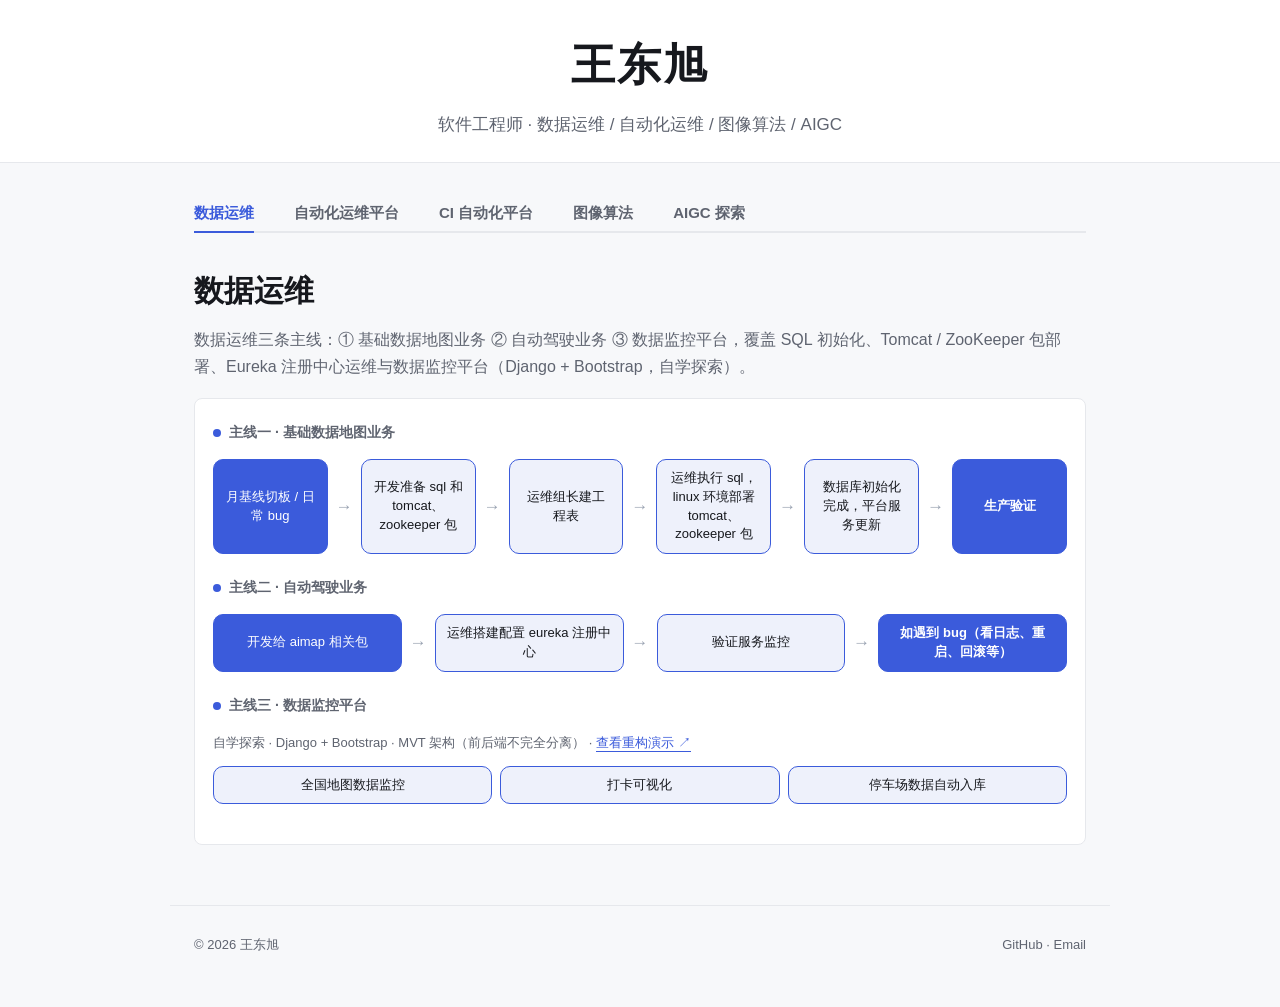
<file: index.html>
<!DOCTYPE html>
<html lang="zh-CN">
<head>
  <meta charset="UTF-8" />
  <meta http-equiv="Cache-Control" content="no-cache, no-store, must-revalidate" />
  <meta http-equiv="Pragma" content="no-cache" />
  <meta http-equiv="Expires" content="0" />
  <meta name="viewport" content="width=device-width, initial-scale=1.0" />
  <title>王东旭 · 软件工程师</title>
  <meta name="description" content="王东旭 · 软件工程师 —— 数据运维 / 自动化运维平台 / CI 自动化平台 / 图像算法 / AIGC 探索。" />
  <link rel="stylesheet" href="vendor/element-ui.css?v=20261027c" />
  <link rel="stylesheet" href="style.css?v=20261027c" />
</head>
<body>
  <div id="app">
    <!-- 顶部：名字 + 简介 -->
    <header class="topbar">
      <div class="topbar__inner">
        <h1 class="topbar__name">王东旭</h1>
        <p class="topbar__intro">软件工程师 · 数据运维 / 自动化运维 / 图像算法 / AIGC</p>
      </div>
    </header>

    <!-- 标签页（Element UI） -->
    <main class="content">
      <el-tabs v-model="active" class="mytabs">
        <el-tab-pane label="数据运维" name="data">
          <div class="panel">
            <h2 class="panel__title">数据运维</h2>
            <p class="panel__lead">数据运维三条主线：① 基础数据地图业务 ② 自动驾驶业务 ③ 数据监控平台，覆盖 SQL 初始化、Tomcat / ZooKeeper 包部署、Eureka 注册中心运维与数据监控平台（Django + Bootstrap，自学探索）。</p>
            <div class="flow">
              <section class="lane">
                <h3 class="lane__head"><span class="lane__dot"></span>主线一 · 基础数据地图业务</h3>
                <div class="lane__track">
                  <div class="node node--trigger">月基线切板 / 日常 bug</div>
                  <span class="arrow">→</span>
                  <div class="node">开发准备 sql 和 tomcat、zookeeper 包</div>
                  <span class="arrow">→</span>
                  <div class="node">运维组长建工程表</div>
                  <span class="arrow">→</span>
                  <div class="node">运维执行 sql，linux 环境部署 tomcat、zookeeper 包</div>
                  <span class="arrow">→</span>
                  <div class="node">数据库初始化完成，平台服务更新</div>
                  <span class="arrow">→</span>
                  <div class="node node--end">生产验证</div>
                </div>
              </section>

              <section class="lane">
                <h3 class="lane__head"><span class="lane__dot"></span>主线二 · 自动驾驶业务</h3>
                <div class="lane__track">
                  <div class="node node--trigger">开发给 aimap 相关包</div>
                  <span class="arrow">→</span>
                  <div class="node">运维搭建配置 eureka 注册中心</div>
                  <span class="arrow">→</span>
                  <div class="node">验证服务监控</div>
                  <span class="arrow">→</span>
                  <div class="node node--end">如遇到 bug（看日志、重启、回滚等）</div>
                </div>
              </section>

              <section class="lane">
                <h3 class="lane__head"><span class="lane__dot"></span>主线三 · 数据监控平台</h3>
                <p class="lane__note">自学探索 · Django + Bootstrap · MVT 架构（前后端不完全分离） · <a class="lane__link" href="monitor/" target="_blank" rel="noopener">查看重构演示 ↗</a></p>
                <div class="lane__track">
                  <div class="node">全国地图数据监控</div>
                  <div class="node">打卡可视化</div>
                  <div class="node">停车场数据自动入库</div>
                </div>
              </section>
            </div>
          </div>
        </el-tab-pane>
        <el-tab-pane label="自动化运维平台" name="autoops">
          <div class="panel">
            <h2 class="panel__title">自动化运维平台</h2>
            <p class="panel__lead">面向运维场景的可视化与自动化平台：人员入场离场权限自动化、服务启停编排、电销告警自动建单闭环、风险登记定级处置、全国人保评论数据管理，把日常运维动作沉淀为标准化流程与看板。</p>

            <div class="flow">
              <section class="lane">
                <h3 class="lane__head"><span class="lane__dot"></span>主线 · 需求到交付全流程</h3>
                <div class="flow-grid">
                  <div class="step step--trigger"><span class="step__no">1</span><span class="step__text">人保用户和需求提需求</span></div>
                  <div class="step"><span class="step__no">2</span><span class="step__text">需求和我们开发进行讨论对接</span></div>
                  <div class="step"><span class="step__no">3</span><span class="step__text">开发完善功能点拆解和代办事项列表文档</span></div>
                  <div class="step"><span class="step__no">4</span><span class="step__text">功能点会议评审与任务排期</span></div>
                  <div class="step"><span class="step__no">5</span><span class="step__text">开发写代码</span></div>
                  <div class="step"><span class="step__no">6</span><span class="step__text">开发 Postman 编码自测</span></div>
                  <div class="step"><span class="step__no">7</span><span class="step__text">前后端开发联调测试</span></div>
                  <div class="step"><span class="step__no">8</span><span class="step__text">部署上线开发测试环境</span></div>
                  <div class="step"><span class="step__no">9</span><span class="step__text">部署上线功能测试环境</span></div>
                  <div class="step"><span class="step__no">10</span><span class="step__text">需求测试功能</span></div>
                  <div class="step"><span class="step__no">11</span><span class="step__text">没问题后上线生产环境</span></div>
                  <div class="step step--end"><span class="step__no">12</span><span class="step__text">交付人保用户</span></div>
                </div>
              </section>
            </div>

            <p class="flow-foot">完整模块演示（入场离场 / 服务管理 / 建单告警 / 风险管理 / 数据看板）：<a class="lane__link" href="autoops/" target="_blank" rel="noopener">查看演示 ↗</a></p>
          </div>
        </el-tab-pane>
        <el-tab-pane label="CI 自动化平台" name="ci">
          <div class="panel">
            <h2 class="panel__title">CI 自动化平台</h2>
            <p class="panel__lead">面向华为终端开发的持续集成平台：以 manifest 编排整机自动编译，按组件树调度节点并自动收集产物（fastboot / sdcard）；打补丁模块把 repo sync、cherry-pick、编译验证与 Gerrit review 固化为可视流水线。</p>

            <div class="flow">
              <section class="lane">
                <h3 class="lane__head"><span class="lane__dot"></span>主线 · 需求到验证闭环</h3>
                <div class="flow-grid flow-grid--4">
                  <div class="step step--trigger"><span class="step__no">1</span><span class="step__text">CI 小组 / 部门华为终端开发提需求</span></div>
                  <div class="step"><span class="step__no">2</span><span class="step__text">业务主管审批确认</span></div>
                  <div class="step"><span class="step__no">3</span><span class="step__text">我开发：分析、编码、自测与编译验证</span></div>
                  <div class="step step--end"><span class="step__no">4</span><span class="step__text">对应提需求人验证</span></div>
                </div>
              </section>

              <section class="lane">
                <h3 class="lane__head"><span class="lane__dot"></span>主线 · CI 基础工作</h3>
                <div class="flow-grid flow-grid--4">
                  <div class="step step--trigger"><span class="step__no">1</span><span class="step__text">测试提 bug</span></div>
                  <div class="step"><span class="step__no">2</span><span class="step__text">开发使用 CI 自动化工具拉取代码</span></div>
                  <div class="step"><span class="step__no">3</span><span class="step__text">开发修改后提交</span></div>
                  <div class="step"><span class="step__no">4</span><span class="step__text">CI 进行编译</span></div>
                  <div class="step step--end"><span class="step__no">5</span><span class="step__text">产生 fastboot、sd 包后给测试验证</span></div>
                </div>
              </section>

              <section class="lane">
                <h3 class="lane__head"><span class="lane__dot"></span>主线 · 人员赋能</h3>
                <div class="flow-grid flow-grid--4">
                  <div class="step step--trigger"><span class="step__no">1</span><span class="step__text">开发后</span></div>
                  <div class="step step--end"><span class="step__no">2</span><span class="step__text">教 CI 小组成员开发技术</span></div>
                </div>
              </section>
            </div>

            <p class="flow-foot">完整模块演示（自动编译 / 打补丁）：<a class="lane__link" href="ci/" target="_blank" rel="noopener">查看演示 ↗</a></p>
          </div>
        </el-tab-pane>
        <el-tab-pane label="图像算法" name="image">
          <div class="panel">
            <h2 class="panel__title">图像算法</h2>
            <p class="panel__lead">面向超分 / 降噪方向的图像算法工程闭环：从原始数据构建到训练推理调优，形成「数据 → 训练 → 推理 → 对比分析 → 策略迭代」的完整循环。</p>

            <div class="flow">
              <section class="lane">
                <h3 class="lane__head"><span class="lane__dot"></span>数据构建</h3>
                <div class="flow-grid">
                  <div class="step step--trigger"><span class="step__no">1</span><span class="step__text">图像采集</span></div>
                  <div class="step"><span class="step__no">2</span><span class="step__text">翻拍</span></div>
                  <div class="step"><span class="step__no">3</span><span class="step__text">仿真</span></div>
                  <div class="step"><span class="step__no">4</span><span class="step__text">对齐</span></div>
                  <div class="step"><span class="step__no">5</span><span class="step__text">裁剪</span></div>
                  <div class="step step--end"><span class="step__no">6</span><span class="step__text">分类</span></div>
                </div>
              </section>

              <section class="lane">
                <h3 class="lane__head"><span class="lane__dot"></span>训练推理</h3>
                <div class="flow-grid">
                  <div class="step step--trigger"><span class="step__no">1</span><span class="step__text">配置数据集、模型、loss</span></div>
                  <div class="step"><span class="step__no">2</span><span class="step__text">执行 torch 启动脚本</span></div>
                  <div class="step"><span class="step__no">3</span><span class="step__text">观察 iter 和 epoch</span></div>
                  <div class="step"><span class="step__no">4</span><span class="step__text">pth 加测试集拿来推理</span></div>
                  <div class="step"><span class="step__no">5</span><span class="step__text">生成推理图片</span></div>
                  <div class="step"><span class="step__no">6</span><span class="step__text">推理前后对比</span></div>
                  <div class="step"><span class="step__no">7</span><span class="step__text">查看问题</span></div>
                  <div class="step step--end"><span class="step__no">8</span><span class="step__text">根据问题优化下次训练策略</span></div>
                </div>
              </section>

              <section class="lane">
                <h3 class="lane__head"><span class="lane__dot"></span>训练调优 · 策略分支</h3>
                <div class="hub">
                  <div class="hub__center"><span class="hub__node">训练调优</span></div>
                  <div class="hub__wire" aria-hidden="true"><i></i><i></i><i></i></div>
                  <div class="flow-grid">
                    <div class="step"><span class="hub__dot"></span><span class="step__text">数据集增强</span></div>
                    <div class="step"><span class="hub__dot"></span><span class="step__text">loss 调权重</span></div>
                    <div class="step"><span class="hub__dot"></span><span class="step__text">蒸馏</span></div>
                  </div>
                </div>
              </section>

              <section class="lane">
                <h3 class="lane__head"><span class="lane__dot"></span>交付</h3>
                <div class="flow-grid">
                  <div class="step step--trigger"><span class="step__no">1</span><span class="step__text">PQ 组给出 PQ 报告</span></div>
                  <div class="step"><span class="step__no">2</span><span class="step__text">项目经理和我们开会对齐</span></div>
                  <div class="step"><span class="step__no">3</span><span class="step__text">主管优化任务排期</span></div>
                  <div class="step"><span class="step__no">4</span><span class="step__text">每个人分到自己的优化方向</span></div>
                  <div class="step"><span class="step__no">5</span><span class="step__text">制定自己的优化策略（今天调 loss、明天调数据集等）</span></div>
                  <div class="step"><span class="step__no">6</span><span class="step__text">开始训练推理流程</span></div>
                  <div class="step"><span class="step__no">7</span><span class="step__text">测试没问题后同步小组其他人训练策略</span></div>
                  <div class="step step--end"><span class="step__no">8</span><span class="step__text">下一次 PQ 评审前上线新模型</span></div>
                </div>
              </section>

              <section class="lane">
                <h3 class="lane__head"><span class="lane__dot"></span>问题单闭环</h3>
                <div class="flow-grid">
                  <div class="step step--trigger"><span class="step__no">1</span><span class="step__text">PQ 提单</span></div>
                  <div class="step"><span class="step__no">2</span><span class="step__text">确认自己负责哪块，接受哪个问题单</span></div>
                  <div class="step"><span class="step__no">3</span><span class="step__text">按问题单等级排期</span></div>
                  <div class="step"><span class="step__no">4</span><span class="step__text">周会过进展</span></div>
                  <div class="step"><span class="step__no">5</span><span class="step__text">训练推理</span></div>
                  <div class="step"><span class="step__no">6</span><span class="step__text">pth 转 raw 上传手机大小包</span></div>
                  <div class="step"><span class="step__no">7</span><span class="step__text">测试机验证</span></div>
                  <div class="step step--end"><span class="step__no">8</span><span class="step__text">验证无误后，回复问题单</span></div>
                </div>
              </section>
            </div>
            <p class="flow-foot">超分算法框架合并重构（配置驱动 + 注册表 + 继承）：<a class="lane__link" href="sr/" target="_blank" rel="noopener">查看代码演示 ↗</a></p>
          </div>
        </el-tab-pane>
        <el-tab-pane label="AIGC 探索" name="aigc">
          <div class="panel">
            <h2 class="panel__title">AIGC 探索</h2>
            <p class="panel__lead">基于 AI 视频生成的互动叙事实践，将文生视频、分支剧情与可交互播放器结合。</p>
            <p class="flow-foot">痴迷互动影游工作台：<a class="lane__link" href="https://wangdongxu520.github.io/first_wdx/standalone/" target="_blank" rel="noopener">查看演示 ↗</a></p>
            <p class="flow-foot">短剧 《灯娘》：<a class="lane__link" href="https://app.pavo-ai.cn/playlet/review/360397604346924224" target="_blank" rel="noopener">查看演示 ↗</a></p>
            <p class="flow-foot">医疗止痒广告：<a class="lane__link" href="https://app.pavo-ai.cn/canvas/366420462267336900?canvas_uuid=canvas_2fb4dbbd83c441a5a6ac278c6ca73ea4&project_uuid=cvs_b26d4f513ba34d1eaf83643dcc3eccd1" target="_blank" rel="noopener">查看演示 ↗</a></p>
            <p class="flow-foot">食品薯片广告：<a class="lane__link" href="https://app.pavo-ai.cn/canvas/367492005810428600?canvas_uuid=canvas_2cc4222e20d04f64985a6aa92239895b&project_uuid=cvs_d6c0b3f5002b4678bad820664e8a1501" target="_blank" rel="noopener">查看演示 ↗</a></p>
            <p class="flow-foot">美妆美白广告：<a class="lane__link" href="https://app.pavo-ai.cn/canvas/367207935626980000?canvas_uuid=canvas_f795d02c94534499959588a98cc74fa5&project_uuid=cvs_74f5cd89f88f4b72b03af3dbaf65bf69" target="_blank" rel="noopener">查看演示 ↗</a></p>
          </div>
        </el-tab-pane>
      </el-tabs>
    </main>

    <footer class="footer">
      <span>© 2026 王东旭</span>
      <span><a href="https://github.com/wangdongxu520" target="_blank" rel="noopener">GitHub</a> · <a href="mailto:13831279795@163.com">Email</a></span>
    </footer>
  </div>

  <script src="vendor/vue.min.js?v=20261027c"></script>
  <script src="vendor/element-ui.js?v=20261027c"></script>
  <script>
    new Vue({
      el: "#app",
      data: { active: "data" }
    });
  </script>
</body>
</html>
</file>
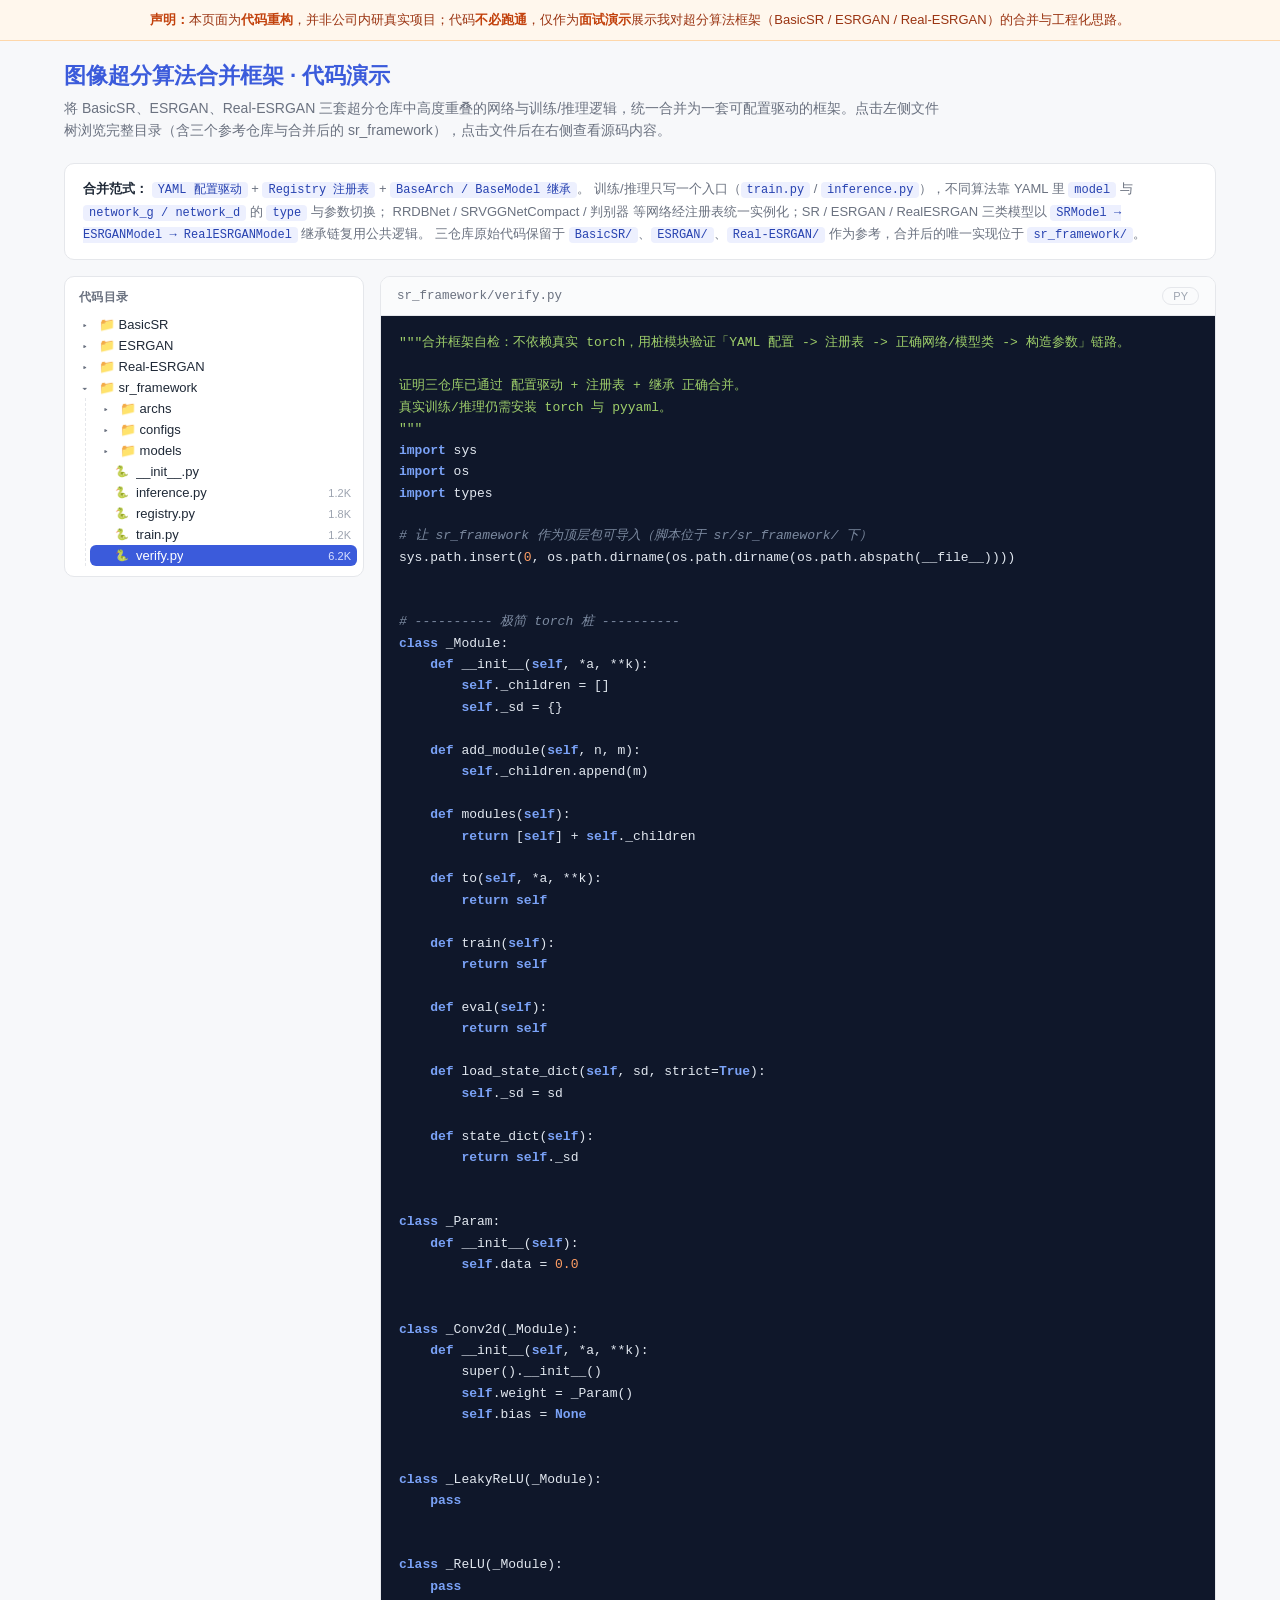
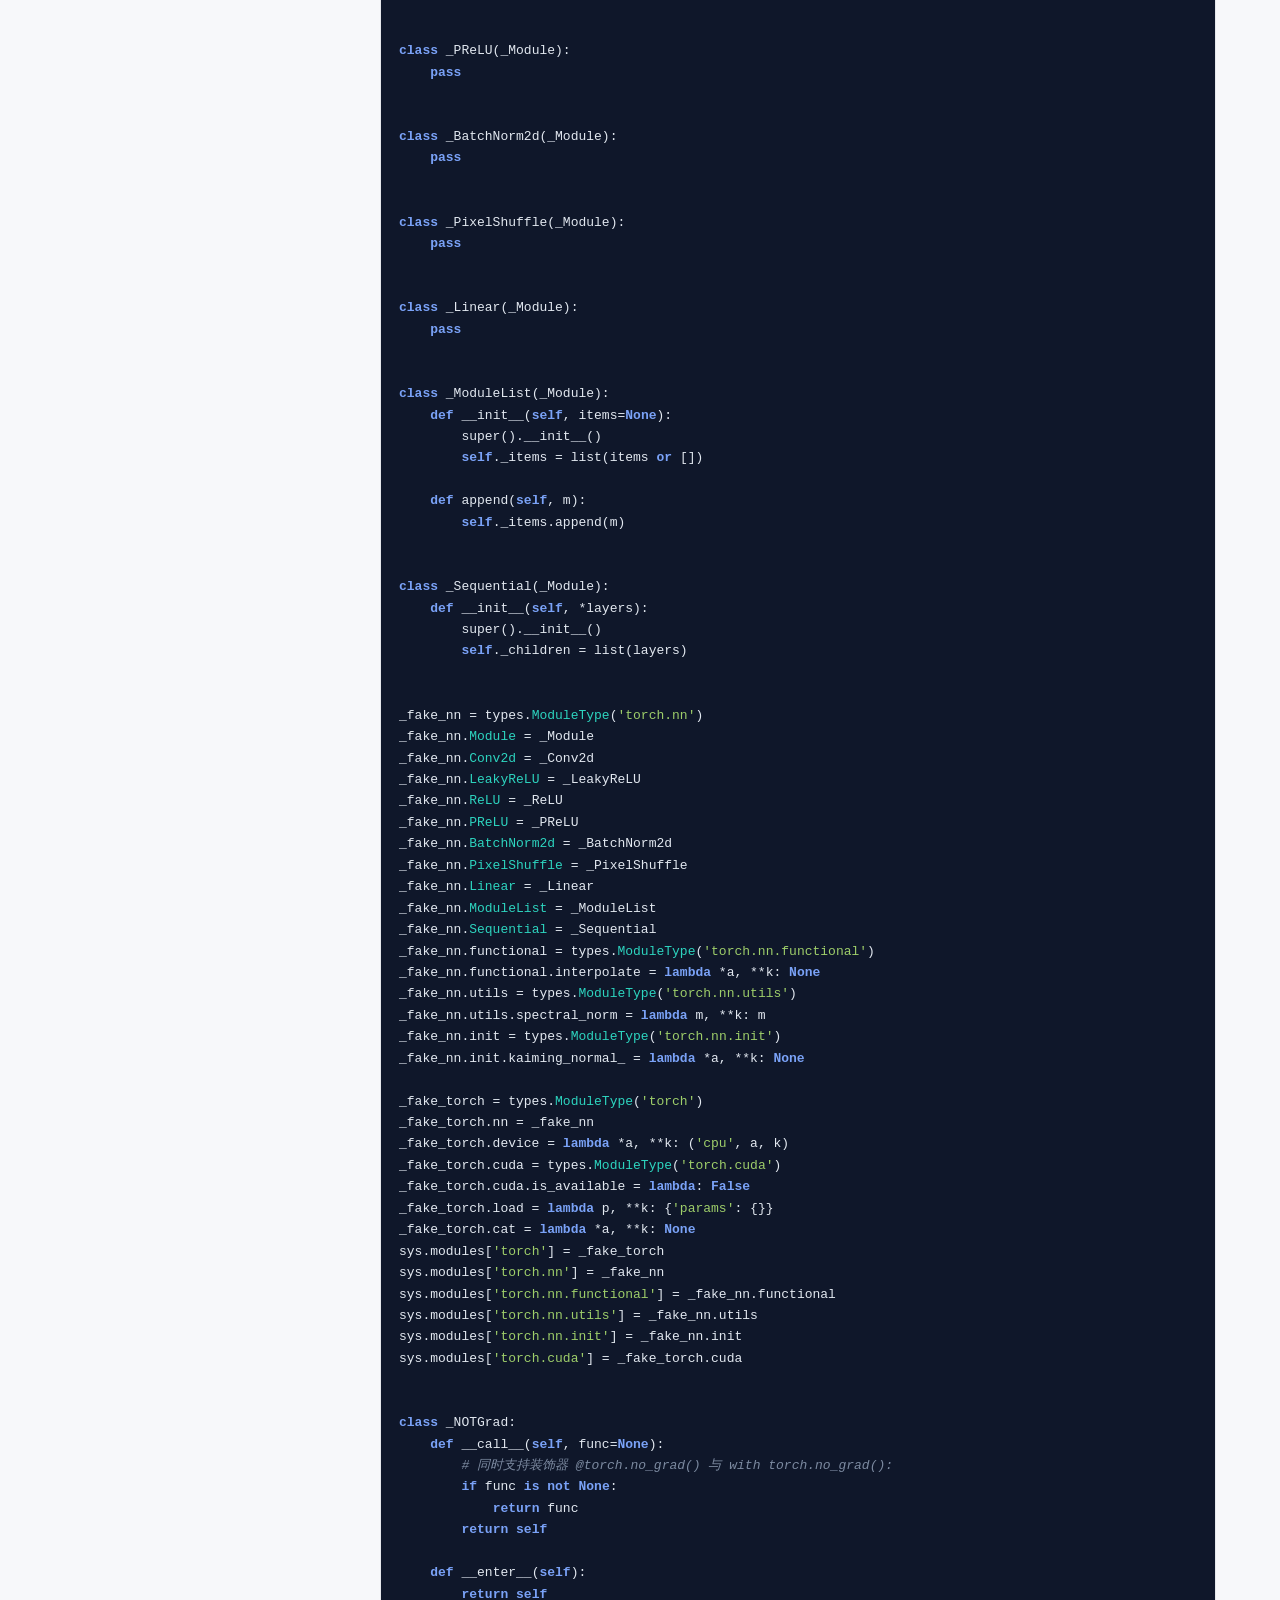
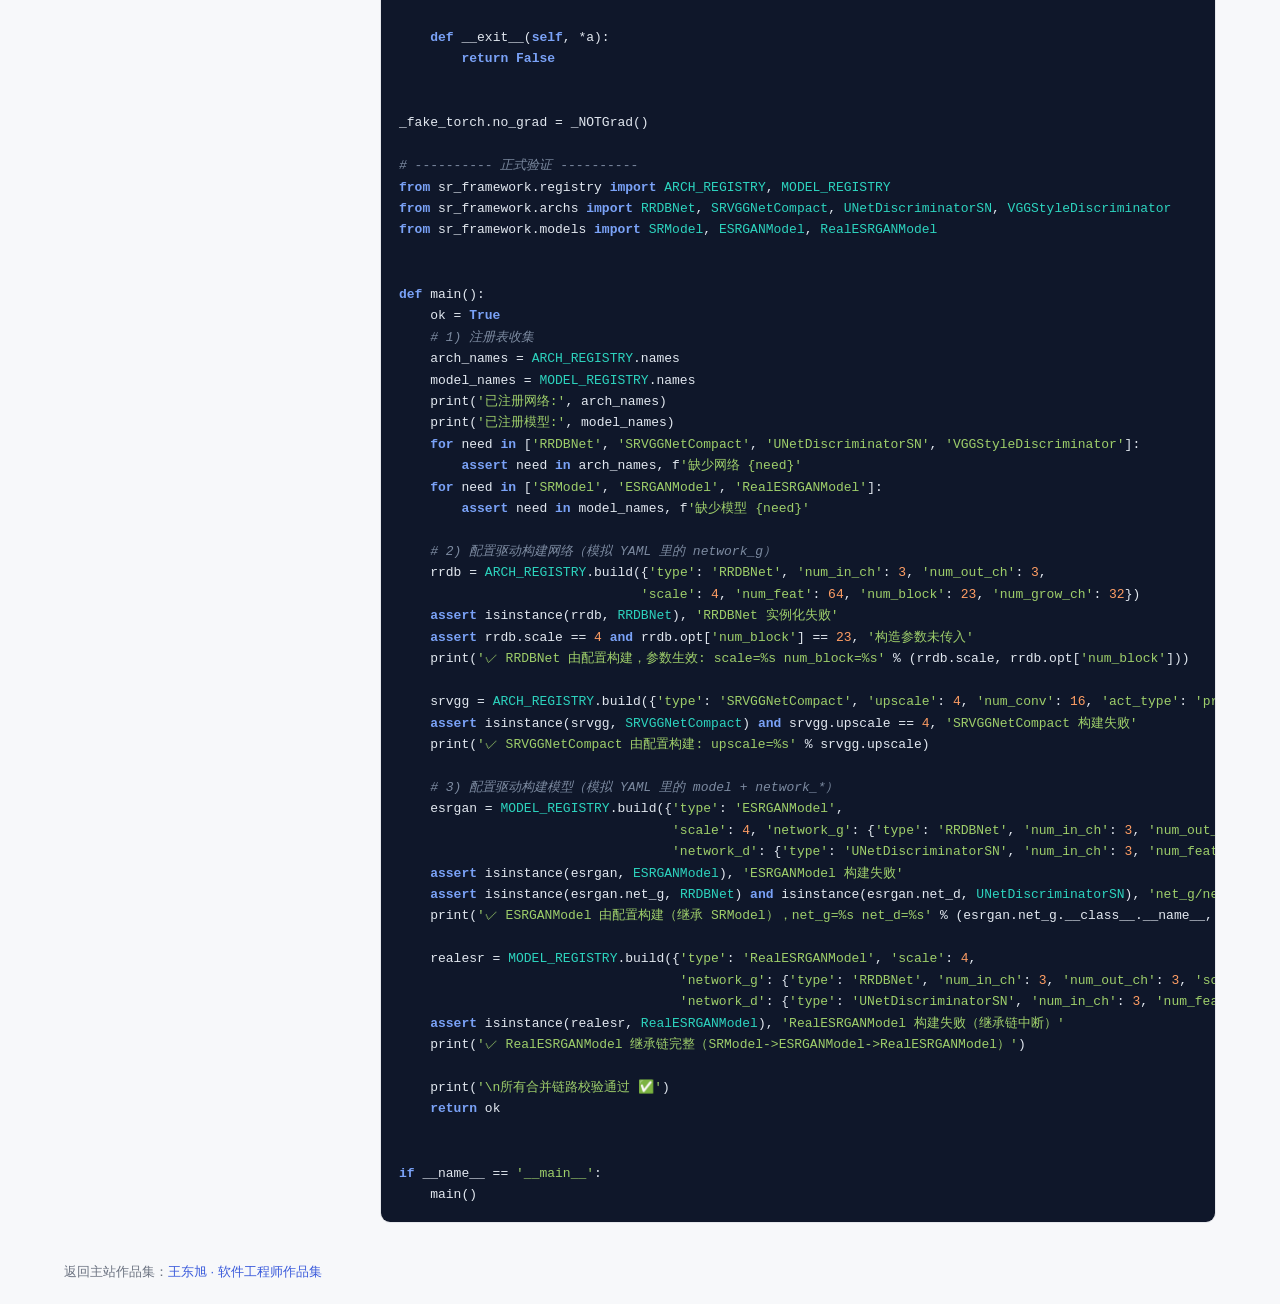
<file: sr/index.html>
<!DOCTYPE html>
<html lang="zh-CN">
<head>
<meta charset="UTF-8">
<meta name="viewport" content="width=device-width, initial-scale=1.0">
<title>图像超分算法合并框架 · 代码演示</title>
<meta name="robots" content="noindex">
<style>
  :root{
    --bg:#f7f8fa; --surface:#ffffff; --accent:#3b5bdb; --accent-soft:#edf0fe;
    --text:#1f2937; --muted:#6b7280; --border:#e5e7eb; --code-bg:#0f172a; --code-fg:#e2e8f0;
  }
  *{box-sizing:border-box;}
  html,body{margin:0;padding:0;background:var(--bg);color:var(--text);
    font-family:-apple-system,BlinkMacSystemFont,"Segoe UI","PingFang SC","Microsoft YaHei",sans-serif;}
  a{color:var(--accent);text-decoration:none;}
  a:hover{text-decoration:underline;}

  /* 免责声明条 */
  .disclaimer{background:#fff7ed;border-bottom:1px solid #fed7aa;color:#9a3412;
    padding:10px 18px;font-size:13px;line-height:1.5;text-align:center;}
  .disclaimer b{color:#c2410c;}

  header.top{padding:20px 24px 8px;max-width:1200px;margin:0 auto;}
  header.top h1{margin:0 0 6px;font-size:22px;color:var(--accent);}
  header.top p.lead{margin:0;color:var(--muted);font-size:14px;line-height:1.6;max-width:880px;}

  .merge-note{max-width:1200px;margin:14px auto 0;padding:0 24px;}
  .merge-note .card{background:var(--surface);border:1px solid var(--border);border-radius:10px;
    padding:14px 18px;font-size:13px;color:var(--muted);line-height:1.7;}
  .merge-note .card b{color:var(--text);}
  .merge-note code{background:var(--accent-soft);color:#2742b0;padding:1px 6px;border-radius:4px;font-size:12px;}

  /* 主体布局 */
  .layout{max-width:1200px;margin:16px auto 40px;padding:0 24px;display:grid;
    grid-template-columns:300px 1fr;gap:16px;align-items:start;}
  @media (max-width:820px){.layout{grid-template-columns:1fr;}}

  .tree{background:var(--surface);border:1px solid var(--border);border-radius:10px;
    max-height:72vh;overflow:auto;padding:10px 6px;font-size:13px;}
  .tree h3{margin:2px 8px 8px;font-size:12px;color:var(--muted);text-transform:uppercase;letter-spacing:.04em;}
  .node{display:flex;align-items:center;gap:6px;padding:3px 6px;border-radius:6px;cursor:pointer;white-space:nowrap;}
  .node:hover{background:var(--accent-soft);}
  .node .ico{width:16px;display:inline-block;text-align:center;color:var(--muted);font-size:11px;flex:0 0 auto;}
  .node .nm{overflow:hidden;text-overflow:ellipsis;}
  .node .sz{margin-left:auto;color:#9ca3af;font-size:11px;padding-left:8px;}
  .node.file.active{background:var(--accent);color:#fff;}
  .node.file.active .ico,.node.file.active .sz{color:#dbe2ff;}
  .children{margin-left:14px;border-left:1px dashed var(--border);padding-left:4px;}

  /* 代码区 */
  .viewer{background:var(--surface);border:1px solid var(--border);border-radius:10px;overflow:hidden;min-height:72vh;display:flex;flex-direction:column;}
  .viewer .bar{display:flex;align-items:center;gap:10px;padding:10px 16px;border-bottom:1px solid var(--border);background:#fafbfc;}
  .viewer .bar .path{font-family:ui-monospace,SFMono-Regular,Menlo,Consolas,monospace;font-size:12.5px;color:var(--muted);}
  .viewer .bar .tag{margin-left:auto;font-size:11px;color:#9ca3af;border:1px solid var(--border);border-radius:999px;padding:2px 10px;}
  .viewer pre{margin:0;padding:16px 18px;overflow:auto;flex:1;background:var(--code-bg);color:var(--code-fg);
    font-family:ui-monospace,SFMono-Regular,Menlo,Consolas,monospace;font-size:13px;line-height:1.65;tab-size:4;}
  .viewer pre code{white-space:pre;}
  .viewer .empty{padding:40px 20px;text-align:center;color:var(--muted);font-size:14px;}
  .c-com{color:#7c8aa0;font-style:italic;}
  .c-str{color:#9ece6a;}
  .c-num{color:#ff9e64;}
  .c-kw{color:#7aa2f7;font-weight:600;}
  .c-dec{color:#bb9af7;}
  .c-cls{color:#2dd4bf;}
  .backlink{max-width:1200px;margin:0 auto 24px;padding:0 24px;font-size:13px;color:var(--muted);}
</style>
</head>
<body>
  <div class="disclaimer">
    <b>声明：</b>本页面为<b>代码重构</b>，并非公司内研真实项目；代码<b>不必跑通</b>，仅作为<b>面试演示</b>展示我对超分算法框架（BasicSR / ESRGAN / Real-ESRGAN）的合并与工程化思路。
  </div>

  <header class="top">
    <h1>图像超分算法合并框架 · 代码演示</h1>
    <p class="lead">将 BasicSR、ESRGAN、Real-ESRGAN 三套超分仓库中高度重叠的网络与训练/推理逻辑，统一合并为一套可配置驱动的框架。点击左侧文件树浏览完整目录（含三个参考仓库与合并后的 sr_framework），点击文件后在右侧查看源码内容。</p>
  </header>

  <div class="merge-note">
    <div class="card">
      <b>合并范式：</b> <code>YAML 配置驱动</code> + <code>Registry 注册表</code> + <code>BaseArch / BaseModel 继承</code>。
      训练/推理只写一个入口（<code>train.py</code> / <code>inference.py</code>），不同算法靠 YAML 里 <code>model</code> 与 <code>network_g / network_d</code> 的 <code>type</code> 与参数切换；
      RRDBNet / SRVGGNetCompact / 判别器 等网络经注册表统一实例化；SR / ESRGAN / RealESRGAN 三类模型以 <code>SRModel → ESRGANModel → RealESRGANModel</code> 继承链复用公共逻辑。
      三仓库原始代码保留于 <code>BasicSR/</code>、<code>ESRGAN/</code>、<code>Real-ESRGAN/</code> 作为参考，合并后的唯一实现位于 <code>sr_framework/</code>。
    </div>
  </div>

  <div class="layout">
    <aside class="tree" id="tree">
      <h3>代码目录</h3>
      <div id="treeRoot"><div class="empty">加载目录中…</div></div>
    </aside>

    <section class="viewer">
      <div class="bar">
        <span class="path" id="curPath">未选择文件</span>
        <span class="tag" id="curTag">—</span>
      </div>
      <pre id="codePre"><div class="empty">← 从左侧选择一个 <b>.py</b> 文件查看源码</div></pre>
    </section>
  </div>

  <div class="backlink">返回主站作品集：<a href="../index.html">王东旭 · 软件工程师作品集</a></div>

<script>
const BINARY_EXT = new Set(['png','jpg','jpeg','gif','bmp','ico','webp','zip','tar','gz','tgz','rar','7z','pth','pt','ckpt','onnx','woff','woff2','ttf','eot','pdf','bin','npz','npy']);
const KEYWORDS = new Set(['def','class','return','for','if','else','elif','while','import','from','as','with','lambda','None','True','False','raise','try','except','finally','in','not','and','or','is','pass','yield','assert','global','nonlocal','break','continue','async','await','self']);

const DEFAULT_OPEN = new Set(['sr_framework']);
let expanded = new Set(DEFAULT_OPEN);
let manifest = [];

function esc(s){return s.replace(/&/g,'&amp;').replace(/</g,'&lt;').replace(/>/g,'&gt;');}

function highlight(code){
  const re=/(#[^\n]*)|('''[\s\S]*?'''|"""[\s\S]*?"""|'(?:[^'\\]|\\.)*'|"(?:[^"\\]|\\.)*")|(\b\d+\.?\d*\b)|(@[A-Za-z_]\w*)|([A-Za-z_]\w*)/g;
  let out='',last=0,m;
  while((m=re.exec(code))){
    out+=esc(code.slice(last,m.index));
    if(m[1]) out+='<span class="c-com">'+esc(m[1])+'</span>';
    else if(m[2]) out+='<span class="c-str">'+esc(m[2])+'</span>';
    else if(m[3]) out+='<span class="c-num">'+esc(m[3])+'</span>';
    else if(m[4]) out+='<span class="c-dec">'+esc(m[4])+'</span>';
    else if(m[5]){
      const w=m[5];
      if(KEYWORDS.has(w)) out+='<span class="c-kw">'+esc(w)+'</span>';
      else if(/^[A-Z]/.test(w)) out+='<span class="c-cls">'+esc(w)+'</span>';
      else out+=esc(w);
    }
    last=re.lastIndex;
  }
  out+=esc(code.slice(last));
  return out;
}

function buildTree(items){
  const root={name:'',children:{},path:''};
  for(const it of items){
    const parts=it.path.split('/');
    let cur=root;
    parts.forEach((p,i)=>{
      const isLast=i===parts.length-1;
      if(!cur.children[p]) cur.children[p]={name:p,children:{},path:parts.slice(0,i+1).join('/'),size:isLast?it.size:0};
      cur=cur.children[p];
    });
  }
  return root;
}

function nodeIsDir(n){ return Object.keys(n.children).length>0; }

function sortNode(n){
  const arr=Object.values(n.children);
  arr.sort((a,b)=>{
    const da=nodeIsDir(a), db=nodeIsDir(b);
    if(da!==db) return da?-1:1;
    return a.name.localeCompare(b.name);
  });
  arr.forEach(sortNode);
  n._arr=arr;
}

function renderNode(n,depth){
  if(!n._arr) return '';
  let html='';
  for(const c of n._arr){
    const pad=depth*2;
    if(nodeIsDir(c)){
      const open=expanded.has(c.path);
      html+=`<div class="node" data-toggle="${esc(c.path)}" style="padding-left:${6+pad}px">`
          +`<span class="ico">${open?'▾':'▸'}</span><span class="nm">📁 ${esc(c.name)}</span></div>`;
      if(open) html+=`<div class="children">${renderNode(c,depth+1)}</div>`;
    }else{
      const ext=(c.name.split('.').pop()||'').toLowerCase();
      html+=`<div class="node file" data-file="${esc(c.path)}" style="padding-left:${6+pad+16}px">`
          +`<span class="ico">${ext==='py'?'🐍':'📄'}</span><span class="nm">${esc(c.name)}</span>`
          +`<span class="sz">${fmtSize(c.size)}</span></div>`;
    }
  }
  return html;
}

function fmtSize(b){
  if(!b) return '';
  if(b<1024) return b+'B';
  if(b<1024*1024) return (b/1024).toFixed(1)+'K';
  return (b/1024/1024).toFixed(1)+'M';
}

function renderTree(){
  const root=buildTree(manifest);
  sortNode(root);
  document.getElementById('treeRoot').innerHTML=renderNode(root,0);
}

async function openFile(path){
  document.querySelectorAll('.node.file.active').forEach(e=>e.classList.remove('active'));
  const el=document.querySelector(`.node.file[data-file="${path}"]`);
  if(el) el.classList.add('active');
  const ext=(path.split('.').pop()||'').toLowerCase();
  document.getElementById('curPath').textContent=path;
  const pre=document.getElementById('codePre');
  const tag=document.getElementById('curTag');
  if(BINARY_EXT.has(ext)){
    tag.textContent=ext.toUpperCase()+' · 二进制';
    pre.innerHTML=`<div class="empty">该文件为二进制（${esc(ext)}），无法在页面内预览。<br>可在仓库中直接查看。</div>`;
    return;
  }
  tag.textContent=(ext||'TXT').toUpperCase();
  pre.innerHTML='<div class="empty">加载中…</div>';
  try{
    const resp=await fetch(path,{cache:'no-store'});
    if(!resp.ok) throw new Error('HTTP '+resp.status);
    const text=await resp.text();
    pre.innerHTML='<code>'+highlight(text)+'</code>';
    pre.scrollTop=0;
  }catch(e){
    pre.innerHTML=`<div class="empty">加载失败：${esc(e.message)}<br>（若以 file:// 本地打开，浏览器会禁止 fetch；请通过 GitHub Pages 在线访问）</div>`;
  }
}

document.getElementById('treeRoot').addEventListener('click',e=>{
  const t=e.target.closest('.node');
  if(!t) return;
  if(t.dataset.toggle){
    const p=t.dataset.toggle;
    if(expanded.has(p)) expanded.delete(p); else expanded.add(p);
    renderTree();
  }else if(t.dataset.file){
    openFile(t.dataset.file);
  }
});

(async function init(){
  try{
    const resp=await fetch('file_manifest.json',{cache:'no-store'});
    if(!resp.ok) throw new Error('HTTP '+resp.status);
    manifest=await resp.json();
    // 过滤掉演示页自身与清单文件，树只展示源码
    manifest=manifest.filter(m=>m.path!=='index.html' && m.path!=='file_manifest.json');
  }catch(e){
    document.getElementById('treeRoot').innerHTML=`<div class="empty">目录清单加载失败：${esc(e.message)}</div>`;
    return;
  }
  renderTree();
  // 默认打开并展示合并框架自检入口
  const def=manifest.find(m=>!m.isDir && m.path==='sr_framework/verify.py');
  if(def) openFile(def.path);
  else if(manifest.length) openFile(manifest.find(m=>!m.isDir).path);
})();
</script>
</body>
</html>
</file>
<file: vendor/element-ui.css>
@charset "UTF-8";@font-face{font-family:element-icons;src:url(fonts/element-icons.woff) format("woff"),url(fonts/element-icons.ttf) format("truetype");font-weight:400;font-display:"auto";font-style:normal}[class*=" el-icon-"],[class^=el-icon-]{font-family:element-icons!important;speak:none;font-style:normal;font-weight:400;font-variant:normal;text-transform:none;line-height:1;vertical-align:baseline;display:inline-block;-webkit-font-smoothing:antialiased;-moz-osx-font-smoothing:grayscale}.el-icon-ice-cream-round:before{content:"\e6a0"}.el-icon-ice-cream-square:before{content:"\e6a3"}.el-icon-lollipop:before{content:"\e6a4"}.el-icon-potato-strips:before{content:"\e6a5"}.el-icon-milk-tea:before{content:"\e6a6"}.el-icon-ice-drink:before{content:"\e6a7"}.el-icon-ice-tea:before{content:"\e6a9"}.el-icon-coffee:before{content:"\e6aa"}.el-icon-orange:before{content:"\e6ab"}.el-icon-pear:before{content:"\e6ac"}.el-icon-apple:before{content:"\e6ad"}.el-icon-cherry:before{content:"\e6ae"}.el-icon-watermelon:before{content:"\e6af"}.el-icon-grape:before{content:"\e6b0"}.el-icon-refrigerator:before{content:"\e6b1"}.el-icon-goblet-square-full:before{content:"\e6b2"}.el-icon-goblet-square:before{content:"\e6b3"}.el-icon-goblet-full:before{content:"\e6b4"}.el-icon-goblet:before{content:"\e6b5"}.el-icon-cold-drink:before{content:"\e6b6"}.el-icon-coffee-cup:before{content:"\e6b8"}.el-icon-water-cup:before{content:"\e6b9"}.el-icon-hot-water:before{content:"\e6ba"}.el-icon-ice-cream:before{content:"\e6bb"}.el-icon-dessert:before{content:"\e6bc"}.el-icon-sugar:before{content:"\e6bd"}.el-icon-tableware:before{content:"\e6be"}.el-icon-burger:before{content:"\e6bf"}.el-icon-knife-fork:before{content:"\e6c1"}.el-icon-fork-spoon:before{content:"\e6c2"}.el-icon-chicken:before{content:"\e6c3"}.el-icon-food:before{content:"\e6c4"}.el-icon-dish-1:before{content:"\e6c5"}.el-icon-dish:before{content:"\e6c6"}.el-icon-moon-night:before{content:"\e6ee"}.el-icon-moon:before{content:"\e6f0"}.el-icon-cloudy-and-sunny:before{content:"\e6f1"}.el-icon-partly-cloudy:before{content:"\e6f2"}.el-icon-cloudy:before{content:"\e6f3"}.el-icon-sunny:before{content:"\e6f6"}.el-icon-sunset:before{content:"\e6f7"}.el-icon-sunrise-1:before{content:"\e6f8"}.el-icon-sunrise:before{content:"\e6f9"}.el-icon-heavy-rain:before{content:"\e6fa"}.el-icon-lightning:before{content:"\e6fb"}.el-icon-light-rain:before{content:"\e6fc"}.el-icon-wind-power:before{content:"\e6fd"}.el-icon-baseball:before{content:"\e712"}.el-icon-soccer:before{content:"\e713"}.el-icon-football:before{content:"\e715"}.el-icon-basketball:before{content:"\e716"}.el-icon-ship:before{content:"\e73f"}.el-icon-truck:before{content:"\e740"}.el-icon-bicycle:before{content:"\e741"}.el-icon-mobile-phone:before{content:"\e6d3"}.el-icon-service:before{content:"\e6d4"}.el-icon-key:before{content:"\e6e2"}.el-icon-unlock:before{content:"\e6e4"}.el-icon-lock:before{content:"\e6e5"}.el-icon-watch:before{content:"\e6fe"}.el-icon-watch-1:before{content:"\e6ff"}.el-icon-timer:before{content:"\e702"}.el-icon-alarm-clock:before{content:"\e703"}.el-icon-map-location:before{content:"\e704"}.el-icon-delete-location:before{content:"\e705"}.el-icon-add-location:before{content:"\e706"}.el-icon-location-information:before{content:"\e707"}.el-icon-location-outline:before{content:"\e708"}.el-icon-location:before{content:"\e79e"}.el-icon-place:before{content:"\e709"}.el-icon-discover:before{content:"\e70a"}.el-icon-first-aid-kit:before{content:"\e70b"}.el-icon-trophy-1:before{content:"\e70c"}.el-icon-trophy:before{content:"\e70d"}.el-icon-medal:before{content:"\e70e"}.el-icon-medal-1:before{content:"\e70f"}.el-icon-stopwatch:before{content:"\e710"}.el-icon-mic:before{content:"\e711"}.el-icon-copy-document:before{content:"\e718"}.el-icon-full-screen:before{content:"\e719"}.el-icon-switch-button:before{content:"\e71b"}.el-icon-aim:before{content:"\e71c"}.el-icon-crop:before{content:"\e71d"}.el-icon-odometer:before{content:"\e71e"}.el-icon-time:before{content:"\e71f"}.el-icon-bangzhu:before{content:"\e724"}.el-icon-close-notification:before{content:"\e726"}.el-icon-microphone:before{content:"\e727"}.el-icon-turn-off-microphone:before{content:"\e728"}.el-icon-position:before{content:"\e729"}.el-icon-postcard:before{content:"\e72a"}.el-icon-message:before{content:"\e72b"}.el-icon-chat-line-square:before{content:"\e72d"}.el-icon-chat-dot-square:before{content:"\e72e"}.el-icon-chat-dot-round:before{content:"\e72f"}.el-icon-chat-square:before{content:"\e730"}.el-icon-chat-line-round:before{content:"\e731"}.el-icon-chat-round:before{content:"\e732"}.el-icon-set-up:before{content:"\e733"}.el-icon-turn-off:before{content:"\e734"}.el-icon-open:before{content:"\e735"}.el-icon-connection:before{content:"\e736"}.el-icon-link:before{content:"\e737"}.el-icon-cpu:before{content:"\e738"}.el-icon-thumb:before{content:"\e739"}.el-icon-female:before{content:"\e73a"}.el-icon-male:before{content:"\e73b"}.el-icon-guide:before{content:"\e73c"}.el-icon-news:before{content:"\e73e"}.el-icon-price-tag:before{content:"\e744"}.el-icon-discount:before{content:"\e745"}.el-icon-wallet:before{content:"\e747"}.el-icon-coin:before{content:"\e748"}.el-icon-money:before{content:"\e749"}.el-icon-bank-card:before{content:"\e74a"}.el-icon-box:before{content:"\e74b"}.el-icon-present:before{content:"\e74c"}.el-icon-sell:before{content:"\e6d5"}.el-icon-sold-out:before{content:"\e6d6"}.el-icon-shopping-bag-2:before{content:"\e74d"}.el-icon-shopping-bag-1:before{content:"\e74e"}.el-icon-shopping-cart-2:before{content:"\e74f"}.el-icon-shopping-cart-1:before{content:"\e750"}.el-icon-shopping-cart-full:before{content:"\e751"}.el-icon-smoking:before{content:"\e752"}.el-icon-no-smoking:before{content:"\e753"}.el-icon-house:before{content:"\e754"}.el-icon-table-lamp:before{content:"\e755"}.el-icon-school:before{content:"\e756"}.el-icon-office-building:before{content:"\e757"}.el-icon-toilet-paper:before{content:"\e758"}.el-icon-notebook-2:before{content:"\e759"}.el-icon-notebook-1:before{content:"\e75a"}.el-icon-files:before{content:"\e75b"}.el-icon-collection:before{content:"\e75c"}.el-icon-receiving:before{content:"\e75d"}.el-icon-suitcase-1:before{content:"\e760"}.el-icon-suitcase:before{content:"\e761"}.el-icon-film:before{content:"\e763"}.el-icon-collection-tag:before{content:"\e765"}.el-icon-data-analysis:before{content:"\e766"}.el-icon-pie-chart:before{content:"\e767"}.el-icon-data-board:before{content:"\e768"}.el-icon-data-line:before{content:"\e76d"}.el-icon-reading:before{content:"\e769"}.el-icon-magic-stick:before{content:"\e76a"}.el-icon-coordinate:before{content:"\e76b"}.el-icon-mouse:before{content:"\e76c"}.el-icon-brush:before{content:"\e76e"}.el-icon-headset:before{content:"\e76f"}.el-icon-umbrella:before{content:"\e770"}.el-icon-scissors:before{content:"\e771"}.el-icon-mobile:before{content:"\e773"}.el-icon-attract:before{content:"\e774"}.el-icon-monitor:before{content:"\e775"}.el-icon-search:before{content:"\e778"}.el-icon-takeaway-box:before{content:"\e77a"}.el-icon-paperclip:before{content:"\e77d"}.el-icon-printer:before{content:"\e77e"}.el-icon-document-add:before{content:"\e782"}.el-icon-document:before{content:"\e785"}.el-icon-document-checked:before{content:"\e786"}.el-icon-document-copy:before{content:"\e787"}.el-icon-document-delete:before{content:"\e788"}.el-icon-document-remove:before{content:"\e789"}.el-icon-tickets:before{content:"\e78b"}.el-icon-folder-checked:before{content:"\e77f"}.el-icon-folder-delete:before{content:"\e780"}.el-icon-folder-remove:before{content:"\e781"}.el-icon-folder-add:before{content:"\e783"}.el-icon-folder-opened:before{content:"\e784"}.el-icon-folder:before{content:"\e78a"}.el-icon-edit-outline:before{content:"\e764"}.el-icon-edit:before{content:"\e78c"}.el-icon-date:before{content:"\e78e"}.el-icon-c-scale-to-original:before{content:"\e7c6"}.el-icon-view:before{content:"\e6ce"}.el-icon-loading:before{content:"\e6cf"}.el-icon-rank:before{content:"\e6d1"}.el-icon-sort-down:before{content:"\e7c4"}.el-icon-sort-up:before{content:"\e7c5"}.el-icon-sort:before{content:"\e6d2"}.el-icon-finished:before{content:"\e6cd"}.el-icon-refresh-left:before{content:"\e6c7"}.el-icon-refresh-right:before{content:"\e6c8"}.el-icon-refresh:before{content:"\e6d0"}.el-icon-video-play:before{content:"\e7c0"}.el-icon-video-pause:before{content:"\e7c1"}.el-icon-d-arrow-right:before{content:"\e6dc"}.el-icon-d-arrow-left:before{content:"\e6dd"}.el-icon-arrow-up:before{content:"\e6e1"}.el-icon-arrow-down:before{content:"\e6df"}.el-icon-arrow-right:before{content:"\e6e0"}.el-icon-arrow-left:before{content:"\e6de"}.el-icon-top-right:before{content:"\e6e7"}.el-icon-top-left:before{content:"\e6e8"}.el-icon-top:before{content:"\e6e6"}.el-icon-bottom:before{content:"\e6eb"}.el-icon-right:before{content:"\e6e9"}.el-icon-back:before{content:"\e6ea"}.el-icon-bottom-right:before{content:"\e6ec"}.el-icon-bottom-left:before{content:"\e6ed"}.el-icon-caret-top:before{content:"\e78f"}.el-icon-caret-bottom:before{content:"\e790"}.el-icon-caret-right:before{content:"\e791"}.el-icon-caret-left:before{content:"\e792"}.el-icon-d-caret:before{content:"\e79a"}.el-icon-share:before{content:"\e793"}.el-icon-menu:before{content:"\e798"}.el-icon-s-grid:before{content:"\e7a6"}.el-icon-s-check:before{content:"\e7a7"}.el-icon-s-data:before{content:"\e7a8"}.el-icon-s-opportunity:before{content:"\e7aa"}.el-icon-s-custom:before{content:"\e7ab"}.el-icon-s-claim:before{content:"\e7ad"}.el-icon-s-finance:before{content:"\e7ae"}.el-icon-s-comment:before{content:"\e7af"}.el-icon-s-flag:before{content:"\e7b0"}.el-icon-s-marketing:before{content:"\e7b1"}.el-icon-s-shop:before{content:"\e7b4"}.el-icon-s-open:before{content:"\e7b5"}.el-icon-s-management:before{content:"\e7b6"}.el-icon-s-ticket:before{content:"\e7b7"}.el-icon-s-release:before{content:"\e7b8"}.el-icon-s-home:before{content:"\e7b9"}.el-icon-s-promotion:before{content:"\e7ba"}.el-icon-s-operation:before{content:"\e7bb"}.el-icon-s-unfold:before{content:"\e7bc"}.el-icon-s-fold:before{content:"\e7a9"}.el-icon-s-platform:before{content:"\e7bd"}.el-icon-s-order:before{content:"\e7be"}.el-icon-s-cooperation:before{content:"\e7bf"}.el-icon-bell:before{content:"\e725"}.el-icon-message-solid:before{content:"\e799"}.el-icon-video-camera:before{content:"\e772"}.el-icon-video-camera-solid:before{content:"\e796"}.el-icon-camera:before{content:"\e779"}.el-icon-camera-solid:before{content:"\e79b"}.el-icon-download:before{content:"\e77c"}.el-icon-upload2:before{content:"\e77b"}.el-icon-upload:before{content:"\e7c3"}.el-icon-picture-outline-round:before{content:"\e75f"}.el-icon-picture-outline:before{content:"\e75e"}.el-icon-picture:before{content:"\e79f"}.el-icon-close:before{content:"\e6db"}.el-icon-check:before{content:"\e6da"}.el-icon-plus:before{content:"\e6d9"}.el-icon-minus:before{content:"\e6d8"}.el-icon-help:before{content:"\e73d"}.el-icon-s-help:before{content:"\e7b3"}.el-icon-circle-close:before{content:"\e78d"}.el-icon-circle-check:before{content:"\e720"}.el-icon-circle-plus-outline:before{content:"\e723"}.el-icon-remove-outline:before{content:"\e722"}.el-icon-zoom-out:before{content:"\e776"}.el-icon-zoom-in:before{content:"\e777"}.el-icon-error:before{content:"\e79d"}.el-icon-success:before{content:"\e79c"}.el-icon-circle-plus:before{content:"\e7a0"}.el-icon-remove:before{content:"\e7a2"}.el-icon-info:before{content:"\e7a1"}.el-icon-question:before{content:"\e7a4"}.el-icon-warning-outline:before{content:"\e6c9"}.el-icon-warning:before{content:"\e7a3"}.el-icon-goods:before{content:"\e7c2"}.el-icon-s-goods:before{content:"\e7b2"}.el-icon-star-off:before{content:"\e717"}.el-icon-star-on:before{content:"\e797"}.el-icon-more-outline:before{content:"\e6cc"}.el-icon-more:before{content:"\e794"}.el-icon-phone-outline:before{content:"\e6cb"}.el-icon-phone:before{content:"\e795"}.el-icon-user:before{content:"\e6e3"}.el-icon-user-solid:before{content:"\e7a5"}.el-icon-setting:before{content:"\e6ca"}.el-icon-s-tools:before{content:"\e7ac"}.el-icon-delete:before{content:"\e6d7"}.el-icon-delete-solid:before{content:"\e7c9"}.el-icon-eleme:before{content:"\e7c7"}.el-icon-platform-eleme:before{content:"\e7ca"}.el-icon-loading{-webkit-animation:rotating 2s linear infinite;animation:rotating 2s linear infinite}.el-icon--right{margin-left:5px}.el-icon--left{margin-right:5px}@-webkit-keyframes rotating{0%{-webkit-transform:rotateZ(0);transform:rotateZ(0)}100%{-webkit-transform:rotateZ(360deg);transform:rotateZ(360deg)}}@keyframes rotating{0%{-webkit-transform:rotateZ(0);transform:rotateZ(0)}100%{-webkit-transform:rotateZ(360deg);transform:rotateZ(360deg)}}.el-pagination{white-space:nowrap;padding:2px 5px;color:#303133;font-weight:700}.el-pagination::after,.el-pagination::before{display:table;content:""}.el-pagination::after{clear:both}.el-pagination button,.el-pagination span:not([class*=suffix]){display:inline-block;font-size:13px;min-width:35.5px;height:28px;line-height:28px;vertical-align:top;-webkit-box-sizing:border-box;box-sizing:border-box}.el-pagination .el-input__inner{text-align:center;-moz-appearance:textfield;line-height:normal}.el-pagination .el-input__suffix{right:0;-webkit-transform:scale(.8);transform:scale(.8)}.el-pagination .el-select .el-input{width:100px;margin:0 5px}.el-pagination .el-select .el-input .el-input__inner{padding-right:25px;border-radius:3px}.el-pagination button{border:none;padding:0 6px;background:0 0}.el-pagination button:focus{outline:0}.el-pagination button:hover{color:#409EFF}.el-pagination button:disabled{color:#C0C4CC;background-color:#FFF;cursor:not-allowed}.el-pagination .btn-next,.el-pagination .btn-prev{background:center center no-repeat #FFF;background-size:16px;cursor:pointer;margin:0;color:#303133}.el-pagination .btn-next .el-icon,.el-pagination .btn-prev .el-icon{display:block;font-size:12px;font-weight:700}.el-pagination .btn-prev{padding-right:12px}.el-pagination .btn-next{padding-left:12px}.el-pagination .el-pager li.disabled{color:#C0C4CC;cursor:not-allowed}.el-pager li,.el-pager li.btn-quicknext:hover,.el-pager li.btn-quickprev:hover{cursor:pointer}.el-pagination--small .btn-next,.el-pagination--small .btn-prev,.el-pagination--small .el-pager li,.el-pagination--small .el-pager li.btn-quicknext,.el-pagination--small .el-pager li.btn-quickprev,.el-pagination--small .el-pager li:last-child{border-color:transparent;font-size:12px;line-height:22px;height:22px;min-width:22px}.el-pagination--small .arrow.disabled{visibility:hidden}.el-pagination--small .more::before,.el-pagination--small li.more::before{line-height:24px}.el-pagination--small button,.el-pagination--small span:not([class*=suffix]){height:22px;line-height:22px}.el-pagination--small .el-pagination__editor,.el-pagination--small .el-pagination__editor.el-input .el-input__inner{height:22px}.el-pagination__sizes{margin:0 10px 0 0;font-weight:400;color:#606266}.el-pagination__sizes .el-input .el-input__inner{font-size:13px;padding-left:8px}.el-pagination__sizes .el-input .el-input__inner:hover{border-color:#409EFF}.el-pagination__total{margin-right:10px;font-weight:400;color:#606266}.el-pagination__jump{margin-left:24px;font-weight:400;color:#606266}.el-pagination__jump .el-input__inner{padding:0 3px}.el-pagination__rightwrapper{float:right}.el-pagination__editor{line-height:18px;padding:0 2px;height:28px;text-align:center;margin:0 2px;-webkit-box-sizing:border-box;box-sizing:border-box;border-radius:3px}.el-pager,.el-pagination.is-background .btn-next,.el-pagination.is-background .btn-prev{padding:0}.el-dialog,.el-pager li{-webkit-box-sizing:border-box}.el-pagination__editor.el-input{width:50px}.el-pagination__editor.el-input .el-input__inner{height:28px}.el-pagination__editor .el-input__inner::-webkit-inner-spin-button,.el-pagination__editor .el-input__inner::-webkit-outer-spin-button{-webkit-appearance:none;margin:0}.el-pagination.is-background .btn-next,.el-pagination.is-background .btn-prev,.el-pagination.is-background .el-pager li{margin:0 5px;background-color:#f4f4f5;color:#606266;min-width:30px;border-radius:2px}.el-pagination.is-background .btn-next.disabled,.el-pagination.is-background .btn-next:disabled,.el-pagination.is-background .btn-prev.disabled,.el-pagination.is-background .btn-prev:disabled,.el-pagination.is-background .el-pager li.disabled{color:#C0C4CC}.el-pagination.is-background .el-pager li:not(.disabled):hover{color:#409EFF}.el-pagination.is-background .el-pager li:not(.disabled).active{background-color:#409EFF;color:#FFF}.el-pagination.is-background.el-pagination--small .btn-next,.el-pagination.is-background.el-pagination--small .btn-prev,.el-pagination.is-background.el-pagination--small .el-pager li{margin:0 3px;min-width:22px}.el-pager,.el-pager li{vertical-align:top;margin:0;display:inline-block}.el-pager{-webkit-user-select:none;-moz-user-select:none;-ms-user-select:none;user-select:none;list-style:none;font-size:0}.el-pager .more::before{line-height:30px}.el-pager li{padding:0 4px;background:#FFF;font-size:13px;min-width:35.5px;height:28px;line-height:28px;box-sizing:border-box;text-align:center}.el-pager li.btn-quicknext,.el-pager li.btn-quickprev{line-height:28px;color:#303133}.el-pager li.btn-quicknext.disabled,.el-pager li.btn-quickprev.disabled{color:#C0C4CC}.el-pager li.active+li{border-left:0}.el-pager li:hover{color:#409EFF}.el-pager li.active{color:#409EFF;cursor:default}@-webkit-keyframes v-modal-in{0%{opacity:0}}@-webkit-keyframes v-modal-out{100%{opacity:0}}.el-dialog{position:relative;margin:0 auto 50px;background:#FFF;border-radius:2px;-webkit-box-shadow:0 1px 3px rgba(0,0,0,.3);box-shadow:0 1px 3px rgba(0,0,0,.3);box-sizing:border-box;width:50%}.el-dialog.is-fullscreen{width:100%;margin-top:0;margin-bottom:0;height:100%;overflow:auto}.el-dialog__wrapper{position:fixed;top:0;right:0;bottom:0;left:0;overflow:auto;margin:0}.el-dialog__header{padding:20px 20px 10px}.el-dialog__headerbtn{position:absolute;top:20px;right:20px;padding:0;background:0 0;border:none;outline:0;cursor:pointer;font-size:16px}.el-dialog__headerbtn .el-dialog__close{color:#909399}.el-dialog__headerbtn:focus .el-dialog__close,.el-dialog__headerbtn:hover .el-dialog__close{color:#409EFF}.el-dialog__title{line-height:24px;font-size:18px;color:#303133}.el-dialog__body{padding:30px 20px;color:#606266;font-size:14px;word-break:break-all}.el-dialog__footer{padding:10px 20px 20px;text-align:right;-webkit-box-sizing:border-box;box-sizing:border-box}.el-dialog--center{text-align:center}.el-dialog--center .el-dialog__body{text-align:initial;padding:25px 25px 30px}.el-dialog--center .el-dialog__footer{text-align:inherit}.dialog-fade-enter-active{-webkit-animation:dialog-fade-in .3s;animation:dialog-fade-in .3s}.dialog-fade-leave-active{-webkit-animation:dialog-fade-out .3s;animation:dialog-fade-out .3s}@-webkit-keyframes dialog-fade-in{0%{-webkit-transform:translate3d(0,-20px,0);transform:translate3d(0,-20px,0);opacity:0}100%{-webkit-transform:translate3d(0,0,0);transform:translate3d(0,0,0);opacity:1}}@keyframes dialog-fade-in{0%{-webkit-transform:translate3d(0,-20px,0);transform:translate3d(0,-20px,0);opacity:0}100%{-webkit-transform:translate3d(0,0,0);transform:translate3d(0,0,0);opacity:1}}@-webkit-keyframes dialog-fade-out{0%{-webkit-transform:translate3d(0,0,0);transform:translate3d(0,0,0);opacity:1}100%{-webkit-transform:translate3d(0,-20px,0);transform:translate3d(0,-20px,0);opacity:0}}@keyframes dialog-fade-out{0%{-webkit-transform:translate3d(0,0,0);transform:translate3d(0,0,0);opacity:1}100%{-webkit-transform:translate3d(0,-20px,0);transform:translate3d(0,-20px,0);opacity:0}}.el-autocomplete{position:relative;display:inline-block}.el-autocomplete-suggestion{margin:5px 0;-webkit-box-shadow:0 2px 12px 0 rgba(0,0,0,.1);box-shadow:0 2px 12px 0 rgba(0,0,0,.1);border-radius:4px;border:1px solid #E4E7ED;-webkit-box-sizing:border-box;box-sizing:border-box;background-color:#FFF}.el-autocomplete-suggestion__wrap{max-height:280px;padding:10px 0;-webkit-box-sizing:border-box;box-sizing:border-box}.el-autocomplete-suggestion__list{margin:0;padding:0}.el-autocomplete-suggestion li{padding:0 20px;margin:0;line-height:34px;cursor:pointer;color:#606266;font-size:14px;list-style:none;white-space:nowrap;overflow:hidden;text-overflow:ellipsis}.el-autocomplete-suggestion li.highlighted,.el-autocomplete-suggestion li:hover{background-color:#F5F7FA}.el-autocomplete-suggestion li.divider{margin-top:6px;border-top:1px solid #000}.el-autocomplete-suggestion li.divider:last-child{margin-bottom:-6px}.el-autocomplete-suggestion.is-loading li{text-align:center;height:100px;line-height:100px;font-size:20px;color:#999}.el-autocomplete-suggestion.is-loading li::after{display:inline-block;content:"";height:100%;vertical-align:middle}.el-autocomplete-suggestion.is-loading li:hover{background-color:#FFF}.el-autocomplete-suggestion.is-loading .el-icon-loading{vertical-align:middle}.el-dropdown{display:inline-block;position:relative;color:#606266;font-size:14px}.el-dropdown .el-button-group{display:block}.el-dropdown .el-button-group .el-button{float:none}.el-dropdown .el-dropdown__caret-button{padding-left:5px;padding-right:5px;position:relative;border-left:none}.el-dropdown .el-dropdown__caret-button::before{content:'';position:absolute;display:block;width:1px;top:5px;bottom:5px;left:0;background:rgba(255,255,255,.5)}.el-dropdown .el-dropdown__caret-button.el-button--default::before{background:rgba(220,223,230,.5)}.el-dropdown .el-dropdown__caret-button:hover:not(.is-disabled)::before{top:0;bottom:0}.el-dropdown .el-dropdown__caret-button .el-dropdown__icon{padding-left:0}.el-dropdown__icon{font-size:12px;margin:0 3px}.el-dropdown .el-dropdown-selfdefine:focus:active,.el-dropdown .el-dropdown-selfdefine:focus:not(.focusing){outline-width:0}.el-dropdown [disabled]{cursor:not-allowed;color:#bbb}.el-dropdown-menu{position:absolute;top:0;left:0;z-index:10;padding:10px 0;margin:5px 0;background-color:#FFF;border:1px solid #EBEEF5;border-radius:4px;-webkit-box-shadow:0 2px 12px 0 rgba(0,0,0,.1);box-shadow:0 2px 12px 0 rgba(0,0,0,.1)}.el-dropdown-menu__item,.el-menu-item{font-size:14px;padding:0 20px;cursor:pointer}.el-dropdown-menu__item{list-style:none;line-height:36px;margin:0;color:#606266;outline:0}.el-dropdown-menu__item:focus,.el-dropdown-menu__item:not(.is-disabled):hover{background-color:#ecf5ff;color:#66b1ff}.el-dropdown-menu__item i{margin-right:5px}.el-dropdown-menu__item--divided{position:relative;margin-top:6px;border-top:1px solid #EBEEF5}.el-dropdown-menu__item--divided:before{content:'';height:6px;display:block;margin:0 -20px;background-color:#FFF}.el-dropdown-menu__item.is-disabled{cursor:default;color:#bbb;pointer-events:none}.el-dropdown-menu--medium{padding:6px 0}.el-dropdown-menu--medium .el-dropdown-menu__item{line-height:30px;padding:0 17px;font-size:14px}.el-dropdown-menu--medium .el-dropdown-menu__item.el-dropdown-menu__item--divided{margin-top:6px}.el-dropdown-menu--medium .el-dropdown-menu__item.el-dropdown-menu__item--divided:before{height:6px;margin:0 -17px}.el-dropdown-menu--small{padding:6px 0}.el-dropdown-menu--small .el-dropdown-menu__item{line-height:27px;padding:0 15px;font-size:13px}.el-dropdown-menu--small .el-dropdown-menu__item.el-dropdown-menu__item--divided{margin-top:4px}.el-dropdown-menu--small .el-dropdown-menu__item.el-dropdown-menu__item--divided:before{height:4px;margin:0 -15px}.el-dropdown-menu--mini{padding:3px 0}.el-dropdown-menu--mini .el-dropdown-menu__item{line-height:24px;padding:0 10px;font-size:12px}.el-dropdown-menu--mini .el-dropdown-menu__item.el-dropdown-menu__item--divided{margin-top:3px}.el-dropdown-menu--mini .el-dropdown-menu__item.el-dropdown-menu__item--divided:before{height:3px;margin:0 -10px}.el-menu{border-right:solid 1px #e6e6e6;list-style:none;position:relative;margin:0;padding-left:0;background-color:#FFF}.el-menu--horizontal>.el-menu-item:not(.is-disabled):focus,.el-menu--horizontal>.el-menu-item:not(.is-disabled):hover,.el-menu--horizontal>.el-submenu .el-submenu__title:hover{background-color:#fff}.el-menu::after,.el-menu::before{display:table;content:""}.el-breadcrumb__item:last-child .el-breadcrumb__separator,.el-menu--collapse>.el-menu-item .el-submenu__icon-arrow,.el-menu--collapse>.el-submenu>.el-submenu__title .el-submenu__icon-arrow{display:none}.el-menu::after{clear:both}.el-menu.el-menu--horizontal{border-bottom:solid 1px #e6e6e6}.el-menu--horizontal{border-right:none}.el-menu--horizontal>.el-menu-item{float:left;height:60px;line-height:60px;margin:0;border-bottom:2px solid transparent;color:#909399}.el-menu--horizontal>.el-menu-item a,.el-menu--horizontal>.el-menu-item a:hover{color:inherit}.el-menu--horizontal>.el-submenu{float:left}.el-menu--horizontal>.el-submenu:focus,.el-menu--horizontal>.el-submenu:hover{outline:0}.el-menu--horizontal>.el-submenu:focus .el-submenu__title,.el-menu--horizontal>.el-submenu:hover .el-submenu__title{color:#303133}.el-menu--horizontal>.el-submenu.is-active .el-submenu__title{border-bottom:2px solid #409EFF;color:#303133}.el-menu--horizontal>.el-submenu .el-submenu__title{height:60px;line-height:60px;border-bottom:2px solid transparent;color:#909399}.el-menu--horizontal>.el-submenu .el-submenu__icon-arrow{position:static;vertical-align:middle;margin-left:8px;margin-top:-3px}.el-menu--collapse .el-submenu,.el-menu-item{position:relative}.el-menu--horizontal .el-menu .el-menu-item,.el-menu--horizontal .el-menu .el-submenu__title{background-color:#FFF;float:none;height:36px;line-height:36px;padding:0 10px;color:#909399}.el-menu--horizontal .el-menu .el-menu-item.is-active,.el-menu--horizontal .el-menu .el-submenu.is-active>.el-submenu__title{color:#303133}.el-menu--horizontal .el-menu-item:not(.is-disabled):focus,.el-menu--horizontal .el-menu-item:not(.is-disabled):hover{outline:0;color:#303133}.el-menu--horizontal>.el-menu-item.is-active{border-bottom:2px solid #409EFF;color:#303133}.el-menu--collapse{width:64px}.el-menu--collapse>.el-menu-item [class^=el-icon-],.el-menu--collapse>.el-submenu>.el-submenu__title [class^=el-icon-]{margin:0;vertical-align:middle;width:24px;text-align:center}.el-menu--collapse>.el-menu-item span,.el-menu--collapse>.el-submenu>.el-submenu__title span{height:0;width:0;overflow:hidden;visibility:hidden;display:inline-block}.el-menu-item,.el-submenu__title{height:56px;line-height:56px;list-style:none}.el-menu--collapse>.el-menu-item.is-active i{color:inherit}.el-menu--collapse .el-menu .el-submenu{min-width:200px}.el-menu--collapse .el-submenu .el-menu{position:absolute;margin-left:5px;top:0;left:100%;z-index:10;border:1px solid #E4E7ED;border-radius:2px;-webkit-box-shadow:0 2px 12px 0 rgba(0,0,0,.1);box-shadow:0 2px 12px 0 rgba(0,0,0,.1)}.el-menu--collapse .el-submenu.is-opened>.el-submenu__title .el-submenu__icon-arrow{-webkit-transform:none;transform:none}.el-menu--popup{z-index:100;min-width:200px;border:none;padding:5px 0;border-radius:2px;-webkit-box-shadow:0 2px 12px 0 rgba(0,0,0,.1);box-shadow:0 2px 12px 0 rgba(0,0,0,.1)}.el-menu--popup-bottom-start{margin-top:5px}.el-menu--popup-right-start{margin-left:5px;margin-right:5px}.el-menu-item{color:#303133;-webkit-transition:border-color .3s,background-color .3s,color .3s;transition:border-color .3s,background-color .3s,color .3s;-webkit-box-sizing:border-box;box-sizing:border-box;white-space:nowrap}.el-radio-button__inner,.el-submenu__title{-webkit-box-sizing:border-box;position:relative;white-space:nowrap}.el-menu-item *{vertical-align:middle}.el-menu-item i{color:#909399}.el-menu-item:focus,.el-menu-item:hover{outline:0;background-color:#ecf5ff}.el-menu-item.is-disabled{opacity:.25;cursor:not-allowed;background:0 0!important}.el-menu-item [class^=el-icon-]{margin-right:5px;width:24px;text-align:center;font-size:18px;vertical-align:middle}.el-menu-item.is-active{color:#409EFF}.el-menu-item.is-active i{color:inherit}.el-submenu{list-style:none;margin:0;padding-left:0}.el-submenu__title{font-size:14px;color:#303133;padding:0 20px;cursor:pointer;-webkit-transition:border-color .3s,background-color .3s,color .3s;transition:border-color .3s,background-color .3s,color .3s;box-sizing:border-box}.el-submenu__title *{vertical-align:middle}.el-submenu__title i{color:#909399}.el-submenu__title:focus,.el-submenu__title:hover{outline:0;background-color:#ecf5ff}.el-submenu__title.is-disabled{opacity:.25;cursor:not-allowed;background:0 0!important}.el-submenu__title:hover{background-color:#ecf5ff}.el-submenu .el-menu{border:none}.el-submenu .el-menu-item{height:50px;line-height:50px;padding:0 45px;min-width:200px}.el-submenu__icon-arrow{position:absolute;top:50%;right:20px;margin-top:-7px;-webkit-transition:-webkit-transform .3s;transition:-webkit-transform .3s;transition:transform .3s;transition:transform .3s,-webkit-transform .3s;font-size:12px}.el-submenu.is-active .el-submenu__title{border-bottom-color:#409EFF}.el-submenu.is-opened>.el-submenu__title .el-submenu__icon-arrow{-webkit-transform:rotateZ(180deg);transform:rotateZ(180deg)}.el-submenu.is-disabled .el-menu-item,.el-submenu.is-disabled .el-submenu__title{opacity:.25;cursor:not-allowed;background:0 0!important}.el-submenu [class^=el-icon-]{vertical-align:middle;margin-right:5px;width:24px;text-align:center;font-size:18px}.el-menu-item-group>ul{padding:0}.el-menu-item-group__title{padding:7px 0 7px 20px;line-height:normal;font-size:12px;color:#909399}.el-radio-button__inner,.el-radio-group{display:inline-block;line-height:1;vertical-align:middle}.horizontal-collapse-transition .el-submenu__title .el-submenu__icon-arrow{-webkit-transition:.2s;transition:.2s;opacity:0}.el-radio-group{font-size:0}.el-radio-button{position:relative;display:inline-block;outline:0}.el-radio-button__inner{background:#FFF;border:1px solid #DCDFE6;font-weight:500;border-left:0;color:#606266;-webkit-appearance:none;text-align:center;box-sizing:border-box;outline:0;margin:0;cursor:pointer;-webkit-transition:all .3s cubic-bezier(.645,.045,.355,1);transition:all .3s cubic-bezier(.645,.045,.355,1);padding:12px 20px;font-size:14px;border-radius:0}.el-radio-button__inner.is-round{padding:12px 20px}.el-radio-button__inner:hover{color:#409EFF}.el-radio-button__inner [class*=el-icon-]{line-height:.9}.el-radio-button__inner [class*=el-icon-]+span{margin-left:5px}.el-radio-button:first-child .el-radio-button__inner{border-left:1px solid #DCDFE6;border-radius:4px 0 0 4px;-webkit-box-shadow:none!important;box-shadow:none!important}.el-radio-button__orig-radio{opacity:0;outline:0;position:absolute;z-index:-1}.el-radio-button__orig-radio:checked+.el-radio-button__inner{color:#FFF;background-color:#409EFF;border-color:#409EFF;-webkit-box-shadow:-1px 0 0 0 #409EFF;box-shadow:-1px 0 0 0 #409EFF}.el-radio-button__orig-radio:disabled+.el-radio-button__inner{color:#C0C4CC;cursor:not-allowed;background-image:none;background-color:#FFF;border-color:#EBEEF5;-webkit-box-shadow:none;box-shadow:none}.el-radio-button__orig-radio:disabled:checked+.el-radio-button__inner{background-color:#F2F6FC}.el-radio-button:last-child .el-radio-button__inner{border-radius:0 4px 4px 0}.el-radio-button:first-child:last-child .el-radio-button__inner{border-radius:4px}.el-radio-button--medium .el-radio-button__inner{padding:10px 20px;font-size:14px;border-radius:0}.el-radio-button--medium .el-radio-button__inner.is-round{padding:10px 20px}.el-radio-button--small .el-radio-button__inner{padding:9px 15px;font-size:12px;border-radius:0}.el-radio-button--small .el-radio-button__inner.is-round{padding:9px 15px}.el-radio-button--mini .el-radio-button__inner{padding:7px 15px;font-size:12px;border-radius:0}.el-radio-button--mini .el-radio-button__inner.is-round{padding:7px 15px}.el-radio-button:focus:not(.is-focus):not(:active):not(.is-disabled){-webkit-box-shadow:0 0 2px 2px #409EFF;box-shadow:0 0 2px 2px #409EFF}.el-picker-panel,.el-popover,.el-select-dropdown,.el-table-filter,.el-time-panel{-webkit-box-shadow:0 2px 12px 0 rgba(0,0,0,.1)}.el-switch{display:-webkit-inline-box;display:-ms-inline-flexbox;display:inline-flex;-webkit-box-align:center;-ms-flex-align:center;align-items:center;position:relative;font-size:14px;line-height:20px;height:20px;vertical-align:middle}.el-switch__core,.el-switch__label{display:inline-block;cursor:pointer}.el-switch.is-disabled .el-switch__core,.el-switch.is-disabled .el-switch__label{cursor:not-allowed}.el-switch__label{-webkit-transition:.2s;transition:.2s;height:20px;font-size:14px;font-weight:500;vertical-align:middle;color:#303133}.el-switch__label.is-active{color:#409EFF}.el-switch__label--left{margin-right:10px}.el-switch__label--right{margin-left:10px}.el-switch__label *{line-height:1;font-size:14px;display:inline-block}.el-switch__input{position:absolute;width:0;height:0;opacity:0;margin:0}.el-switch__core{margin:0;position:relative;width:40px;height:20px;border:1px solid #DCDFE6;outline:0;border-radius:10px;-webkit-box-sizing:border-box;box-sizing:border-box;background:#DCDFE6;-webkit-transition:border-color .3s,background-color .3s;transition:border-color .3s,background-color .3s;vertical-align:middle}.el-input__prefix,.el-input__suffix{-webkit-transition:all .3s;color:#C0C4CC}.el-switch__core:after{content:"";position:absolute;top:1px;left:1px;border-radius:100%;-webkit-transition:all .3s;transition:all .3s;width:16px;height:16px;background-color:#FFF}.el-switch.is-checked .el-switch__core{border-color:#409EFF;background-color:#409EFF}.el-switch.is-checked .el-switch__core::after{left:100%;margin-left:-17px}.el-switch.is-disabled{opacity:.6}.el-switch--wide .el-switch__label.el-switch__label--left span{left:10px}.el-switch--wide .el-switch__label.el-switch__label--right span{right:10px}.el-switch .label-fade-enter,.el-switch .label-fade-leave-active{opacity:0}.el-select-dropdown{position:absolute;z-index:1001;border:1px solid #E4E7ED;border-radius:4px;background-color:#FFF;box-shadow:0 2px 12px 0 rgba(0,0,0,.1);-webkit-box-sizing:border-box;box-sizing:border-box;margin:5px 0}.el-select-dropdown.is-multiple .el-select-dropdown__item{padding-right:40px}.el-select-dropdown.is-multiple .el-select-dropdown__item.selected{color:#409EFF;background-color:#FFF}.el-select-dropdown.is-multiple .el-select-dropdown__item.selected.hover{background-color:#F5F7FA}.el-select-dropdown.is-multiple .el-select-dropdown__item.selected::after{position:absolute;right:20px;font-family:element-icons;content:"\e6da";font-size:12px;font-weight:700;-webkit-font-smoothing:antialiased;-moz-osx-font-smoothing:grayscale}.el-select-dropdown .el-scrollbar.is-empty .el-select-dropdown__list{padding:0}.el-select-dropdown__empty{padding:10px 0;margin:0;text-align:center;color:#999;font-size:14px}.el-select-dropdown__wrap{max-height:274px}.el-select-dropdown__list{list-style:none;padding:6px 0;margin:0;-webkit-box-sizing:border-box;box-sizing:border-box}.el-select-dropdown__item{font-size:14px;padding:0 20px;position:relative;white-space:nowrap;overflow:hidden;text-overflow:ellipsis;color:#606266;height:34px;line-height:34px;-webkit-box-sizing:border-box;box-sizing:border-box;cursor:pointer}.el-select-dropdown__item.is-disabled{color:#C0C4CC;cursor:not-allowed}.el-select-dropdown__item.is-disabled:hover{background-color:#FFF}.el-select-dropdown__item.hover,.el-select-dropdown__item:hover{background-color:#F5F7FA}.el-select-dropdown__item.selected{color:#409EFF;font-weight:700}.el-select-group{margin:0;padding:0}.el-select-group__wrap{position:relative;list-style:none;margin:0;padding:0}.el-select-group__wrap:not(:last-of-type){padding-bottom:24px}.el-select-group__wrap:not(:last-of-type)::after{content:'';position:absolute;display:block;left:20px;right:20px;bottom:12px;height:1px;background:#E4E7ED}.el-select-group__title{padding-left:20px;font-size:12px;color:#909399;line-height:30px}.el-select-group .el-select-dropdown__item{padding-left:20px}.el-select{display:inline-block;position:relative}.el-select .el-select__tags>span{display:contents}.el-select:hover .el-input__inner{border-color:#C0C4CC}.el-select .el-input__inner{cursor:pointer;padding-right:35px}.el-select .el-input__inner:focus{border-color:#409EFF}.el-select .el-input .el-select__caret{color:#C0C4CC;font-size:14px;-webkit-transition:-webkit-transform .3s;transition:-webkit-transform .3s;transition:transform .3s;transition:transform .3s,-webkit-transform .3s;-webkit-transform:rotateZ(180deg);transform:rotateZ(180deg);cursor:pointer}.el-select .el-input .el-select__caret.is-reverse{-webkit-transform:rotateZ(0);transform:rotateZ(0)}.el-select .el-input .el-select__caret.is-show-close{font-size:14px;text-align:center;-webkit-transform:rotateZ(180deg);transform:rotateZ(180deg);border-radius:100%;color:#C0C4CC;-webkit-transition:color .2s cubic-bezier(.645,.045,.355,1);transition:color .2s cubic-bezier(.645,.045,.355,1)}.el-select .el-input .el-select__caret.is-show-close:hover{color:#909399}.el-select .el-input.is-disabled .el-input__inner{cursor:not-allowed}.el-select .el-input.is-disabled .el-input__inner:hover{border-color:#E4E7ED}.el-range-editor.is-active,.el-range-editor.is-active:hover,.el-select .el-input.is-focus .el-input__inner{border-color:#409EFF}.el-select>.el-input{display:block}.el-select__input{border:none;outline:0;padding:0;margin-left:15px;color:#666;font-size:14px;-webkit-appearance:none;-moz-appearance:none;appearance:none;height:28px;background-color:transparent}.el-select__input.is-mini{height:14px}.el-select__close{cursor:pointer;position:absolute;top:8px;z-index:1000;right:25px;color:#C0C4CC;line-height:18px;font-size:14px}.el-select__close:hover{color:#909399}.el-select__tags{position:absolute;line-height:normal;white-space:normal;z-index:1;top:50%;-webkit-transform:translateY(-50%);transform:translateY(-50%);display:-webkit-box;display:-ms-flexbox;display:flex;-webkit-box-align:center;-ms-flex-align:center;align-items:center;-ms-flex-wrap:wrap;flex-wrap:wrap}.el-select__tags-text{overflow:hidden;text-overflow:ellipsis}.el-select .el-tag{-webkit-box-sizing:border-box;box-sizing:border-box;border-color:transparent;margin:2px 0 2px 6px;background-color:#f0f2f5;display:-webkit-box;display:-ms-flexbox;display:flex;max-width:100%;-webkit-box-align:center;-ms-flex-align:center;align-items:center}.el-select .el-tag__close.el-icon-close{background-color:#C0C4CC;top:0;color:#FFF;-ms-flex-negative:0;flex-shrink:0}.el-select .el-tag__close.el-icon-close:hover{background-color:#909399}.el-table,.el-table__expanded-cell{background-color:#FFF}.el-select .el-tag__close.el-icon-close::before{display:block;-webkit-transform:translate(0,.5px);transform:translate(0,.5px)}.el-table{position:relative;overflow:hidden;-webkit-box-sizing:border-box;box-sizing:border-box;-webkit-box-flex:1;-ms-flex:1;flex:1;width:100%;max-width:100%;font-size:14px;color:#606266}.el-table__empty-block{min-height:60px;text-align:center;width:100%;display:-webkit-box;display:-ms-flexbox;display:flex;-webkit-box-pack:center;-ms-flex-pack:center;justify-content:center;-webkit-box-align:center;-ms-flex-align:center;align-items:center}.el-table__empty-text{line-height:60px;width:50%;color:#909399}.el-table__expand-column .cell{padding:0;text-align:center}.el-table__expand-icon{position:relative;cursor:pointer;color:#666;font-size:12px;-webkit-transition:-webkit-transform .2s ease-in-out;transition:-webkit-transform .2s ease-in-out;transition:transform .2s ease-in-out;transition:transform .2s ease-in-out,-webkit-transform .2s ease-in-out;height:20px}.el-table__expand-icon--expanded{-webkit-transform:rotate(90deg);transform:rotate(90deg)}.el-table__expand-icon>.el-icon{position:absolute;left:50%;top:50%;margin-left:-5px;margin-top:-5px}.el-table__expanded-cell[class*=cell]{padding:20px 50px}.el-table__expanded-cell:hover{background-color:transparent!important}.el-table__placeholder{display:inline-block;width:20px}.el-table__append-wrapper{overflow:hidden}.el-table--fit{border-right:0;border-bottom:0}.el-table--fit .el-table__cell.gutter{border-right-width:1px}.el-table--scrollable-x .el-table__body-wrapper{overflow-x:auto}.el-table--scrollable-y .el-table__body-wrapper{overflow-y:auto}.el-table thead{color:#909399;font-weight:500}.el-table thead.is-group th.el-table__cell{background:#F5F7FA}.el-table .el-table__cell{padding:12px 0;min-width:0;-webkit-box-sizing:border-box;box-sizing:border-box;text-overflow:ellipsis;vertical-align:middle;position:relative;text-align:left}.el-table .el-table__cell.is-center{text-align:center}.el-table .el-table__cell.is-right{text-align:right}.el-table .el-table__cell.gutter{width:15px;border-right-width:0;border-bottom-width:0;padding:0}.el-table .el-table__cell.is-hidden>*{visibility:hidden}.el-table--medium .el-table__cell{padding:10px 0}.el-table--small{font-size:12px}.el-table--small .el-table__cell{padding:8px 0}.el-table--mini{font-size:12px}.el-table--mini .el-table__cell{padding:6px 0}.el-table tr{background-color:#FFF}.el-table tr input[type=checkbox]{margin:0}.el-table td.el-table__cell,.el-table th.el-table__cell.is-leaf{border-bottom:1px solid #EBEEF5}.el-table th.el-table__cell.is-sortable{cursor:pointer}.el-table th.el-table__cell{overflow:hidden;-webkit-user-select:none;-moz-user-select:none;-ms-user-select:none;user-select:none;background-color:#FFF}.el-table th.el-table__cell>.cell{display:inline-block;-webkit-box-sizing:border-box;box-sizing:border-box;position:relative;vertical-align:middle;padding-left:10px;padding-right:10px;width:100%}.el-table th.el-table__cell>.cell.highlight{color:#409EFF}.el-table th.el-table__cell.required>div::before{display:inline-block;content:"";width:8px;height:8px;border-radius:50%;background:#ff4d51;margin-right:5px;vertical-align:middle}.el-table td.el-table__cell div{-webkit-box-sizing:border-box;box-sizing:border-box}.el-date-table td,.el-table .cell,.el-table-filter{-webkit-box-sizing:border-box}.el-table td.el-table__cell.gutter{width:0}.el-table .cell{box-sizing:border-box;overflow:hidden;text-overflow:ellipsis;white-space:normal;word-break:break-all;line-height:23px;padding-left:10px;padding-right:10px}.el-table .cell.el-tooltip{white-space:nowrap;min-width:50px}.el-table--border,.el-table--group{border:1px solid #EBEEF5}.el-table--border::after,.el-table--group::after,.el-table::before{content:'';position:absolute;background-color:#EBEEF5;z-index:1}.el-table--border::after,.el-table--group::after{top:0;right:0;width:1px;height:100%}.el-table::before{left:0;bottom:0;width:100%;height:1px}.el-table--border{border-right:none;border-bottom:none}.el-table--border.el-loading-parent--relative{border-color:transparent}.el-table--border .el-table__cell,.el-table__body-wrapper .el-table--border.is-scrolling-left~.el-table__fixed{border-right:1px solid #EBEEF5}.el-table--border .el-table__cell:first-child .cell{padding-left:10px}.el-table--border th.el-table__cell.gutter:last-of-type{border-bottom:1px solid #EBEEF5;border-bottom-width:1px}.el-table--border th.el-table__cell,.el-table__fixed-right-patch{border-bottom:1px solid #EBEEF5}.el-table--hidden{visibility:hidden}.el-table__fixed,.el-table__fixed-right{position:absolute;top:0;left:0;overflow-x:hidden;overflow-y:hidden;-webkit-box-shadow:0 0 10px rgba(0,0,0,.12);box-shadow:0 0 10px rgba(0,0,0,.12)}.el-table__fixed-right::before,.el-table__fixed::before{content:'';position:absolute;left:0;bottom:0;width:100%;height:1px;background-color:#EBEEF5;z-index:4}.el-table__fixed-right-patch{position:absolute;top:-1px;right:0;background-color:#FFF}.el-table__fixed-right{top:0;left:auto;right:0}.el-table__fixed-right .el-table__fixed-body-wrapper,.el-table__fixed-right .el-table__fixed-footer-wrapper,.el-table__fixed-right .el-table__fixed-header-wrapper{left:auto;right:0}.el-table__fixed-header-wrapper{position:absolute;left:0;top:0;z-index:3}.el-table__fixed-footer-wrapper{position:absolute;left:0;bottom:0;z-index:3}.el-table__fixed-footer-wrapper tbody td.el-table__cell{border-top:1px solid #EBEEF5;background-color:#F5F7FA;color:#606266}.el-table__fixed-body-wrapper{position:absolute;left:0;top:37px;overflow:hidden;z-index:3}.el-table__body-wrapper,.el-table__footer-wrapper,.el-table__header-wrapper{width:100%}.el-table__footer-wrapper{margin-top:-1px}.el-table__footer-wrapper td.el-table__cell{border-top:1px solid #EBEEF5}.el-table__body,.el-table__footer,.el-table__header{table-layout:fixed;border-collapse:separate}.el-table__footer-wrapper,.el-table__header-wrapper{overflow:hidden}.el-table__footer-wrapper tbody td.el-table__cell,.el-table__header-wrapper tbody td.el-table__cell{background-color:#F5F7FA;color:#606266}.el-table__body-wrapper{overflow:hidden;position:relative}.el-table__body-wrapper.is-scrolling-left~.el-table__fixed,.el-table__body-wrapper.is-scrolling-none~.el-table__fixed,.el-table__body-wrapper.is-scrolling-none~.el-table__fixed-right,.el-table__body-wrapper.is-scrolling-right~.el-table__fixed-right{-webkit-box-shadow:none;box-shadow:none}.el-table__body-wrapper .el-table--border.is-scrolling-right~.el-table__fixed-right{border-left:1px solid #EBEEF5}.el-table .caret-wrapper{display:-webkit-inline-box;display:-ms-inline-flexbox;display:inline-flex;-webkit-box-orient:vertical;-webkit-box-direction:normal;-ms-flex-direction:column;flex-direction:column;-webkit-box-align:center;-ms-flex-align:center;align-items:center;height:34px;width:24px;vertical-align:middle;cursor:pointer;overflow:initial;position:relative}.el-table .sort-caret{width:0;height:0;border:5px solid transparent;position:absolute;left:7px}.el-table .sort-caret.ascending{border-bottom-color:#C0C4CC;top:5px}.el-table .sort-caret.descending{border-top-color:#C0C4CC;bottom:7px}.el-table .ascending .sort-caret.ascending{border-bottom-color:#409EFF}.el-table .descending .sort-caret.descending{border-top-color:#409EFF}.el-table .hidden-columns{visibility:hidden;position:absolute;z-index:-1}.el-table--striped .el-table__body tr.el-table__row--striped td.el-table__cell{background:#FAFAFA}.el-table--striped .el-table__body tr.el-table__row--striped.current-row td.el-table__cell,.el-table--striped .el-table__body tr.el-table__row--striped.selection-row td.el-table__cell{background-color:#ecf5ff}.el-table__body tr.hover-row.current-row>td.el-table__cell,.el-table__body tr.hover-row.el-table__row--striped.current-row>td.el-table__cell,.el-table__body tr.hover-row.el-table__row--striped.selection-row>td.el-table__cell,.el-table__body tr.hover-row.el-table__row--striped>td.el-table__cell,.el-table__body tr.hover-row.selection-row>td.el-table__cell,.el-table__body tr.hover-row>td.el-table__cell{background-color:#F5F7FA}.el-table__body tr.current-row>td.el-table__cell,.el-table__body tr.selection-row>td.el-table__cell{background-color:#ecf5ff}.el-table__column-resize-proxy{position:absolute;left:200px;top:0;bottom:0;width:0;border-left:1px solid #EBEEF5;z-index:10}.el-table__column-filter-trigger{display:inline-block;line-height:34px;cursor:pointer}.el-table__column-filter-trigger i{color:#909399;font-size:12px;-webkit-transform:scale(.75);transform:scale(.75)}.el-table--enable-row-transition .el-table__body td.el-table__cell{-webkit-transition:background-color .25s ease;transition:background-color .25s ease}.el-table--enable-row-hover .el-table__body tr:hover>td.el-table__cell{background-color:#F5F7FA}.el-table--fluid-height .el-table__fixed,.el-table--fluid-height .el-table__fixed-right{bottom:0;overflow:hidden}.el-table [class*=el-table__row--level] .el-table__expand-icon{display:inline-block;width:20px;line-height:20px;height:20px;text-align:center;margin-right:3px}.el-table-column--selection .cell{padding-left:14px;padding-right:14px}.el-table-filter{border:1px solid #EBEEF5;border-radius:2px;background-color:#FFF;box-shadow:0 2px 12px 0 rgba(0,0,0,.1);box-sizing:border-box;margin:2px 0}.el-table-filter__list{padding:5px 0;margin:0;list-style:none;min-width:100px}.el-table-filter__list-item{line-height:36px;padding:0 10px;cursor:pointer;font-size:14px}.el-table-filter__list-item:hover{background-color:#ecf5ff;color:#66b1ff}.el-table-filter__list-item.is-active{background-color:#409EFF;color:#FFF}.el-table-filter__content{min-width:100px}.el-table-filter__bottom{border-top:1px solid #EBEEF5;padding:8px}.el-table-filter__bottom button{background:0 0;border:none;color:#606266;cursor:pointer;font-size:13px;padding:0 3px}.el-date-table td.in-range div,.el-date-table td.in-range div:hover,.el-date-table.is-week-mode .el-date-table__row.current div,.el-date-table.is-week-mode .el-date-table__row:hover div{background-color:#F2F6FC}.el-table-filter__bottom button:hover{color:#409EFF}.el-table-filter__bottom button:focus{outline:0}.el-table-filter__bottom button.is-disabled{color:#C0C4CC;cursor:not-allowed}.el-table-filter__wrap{max-height:280px}.el-table-filter__checkbox-group{padding:10px}.el-table-filter__checkbox-group label.el-checkbox{display:block;margin-right:5px;margin-bottom:8px;margin-left:5px}.el-table-filter__checkbox-group .el-checkbox:last-child{margin-bottom:0}.el-date-table{font-size:12px;-webkit-user-select:none;-moz-user-select:none;-ms-user-select:none;user-select:none}.el-date-table.is-week-mode .el-date-table__row:hover td.available:hover{color:#606266}.el-date-table.is-week-mode .el-date-table__row:hover td:first-child div{margin-left:5px;border-top-left-radius:15px;border-bottom-left-radius:15px}.el-date-table.is-week-mode .el-date-table__row:hover td:last-child div{margin-right:5px;border-top-right-radius:15px;border-bottom-right-radius:15px}.el-date-table td{width:32px;height:30px;padding:4px 0;box-sizing:border-box;text-align:center;cursor:pointer;position:relative}.el-date-table td div{height:30px;padding:3px 0;-webkit-box-sizing:border-box;box-sizing:border-box}.el-date-table td span{width:24px;height:24px;display:block;margin:0 auto;line-height:24px;position:absolute;left:50%;-webkit-transform:translateX(-50%);transform:translateX(-50%);border-radius:50%}.el-date-table td.next-month,.el-date-table td.prev-month{color:#C0C4CC}.el-date-table td.today{position:relative}.el-date-table td.today span{color:#409EFF;font-weight:700}.el-date-table td.today.end-date span,.el-date-table td.today.start-date span{color:#FFF}.el-date-table td.available:hover{color:#409EFF}.el-date-table td.current:not(.disabled) span{color:#FFF;background-color:#409EFF}.el-date-table td.end-date div,.el-date-table td.start-date div{color:#FFF}.el-date-table td.end-date span,.el-date-table td.start-date span{background-color:#409EFF}.el-date-table td.start-date div{margin-left:5px;border-top-left-radius:15px;border-bottom-left-radius:15px}.el-date-table td.end-date div{margin-right:5px;border-top-right-radius:15px;border-bottom-right-radius:15px}.el-date-table td.disabled div{background-color:#F5F7FA;opacity:1;cursor:not-allowed;color:#C0C4CC}.el-date-table td.selected div{margin-left:5px;margin-right:5px;background-color:#F2F6FC;border-radius:15px}.el-date-table td.selected div:hover{background-color:#F2F6FC}.el-date-table td.selected span{background-color:#409EFF;color:#FFF;border-radius:15px}.el-date-table td.week{font-size:80%;color:#606266}.el-month-table,.el-year-table{font-size:12px;border-collapse:collapse}.el-date-table th{padding:5px;color:#606266;font-weight:400;border-bottom:solid 1px #EBEEF5}.el-month-table{margin:-1px}.el-month-table td{text-align:center;padding:8px 0;cursor:pointer}.el-month-table td div{height:48px;padding:6px 0;-webkit-box-sizing:border-box;box-sizing:border-box}.el-month-table td.today .cell{color:#409EFF;font-weight:700}.el-month-table td.today.end-date .cell,.el-month-table td.today.start-date .cell{color:#FFF}.el-month-table td.disabled .cell{background-color:#F5F7FA;cursor:not-allowed;color:#C0C4CC}.el-month-table td.disabled .cell:hover{color:#C0C4CC}.el-month-table td .cell{width:60px;height:36px;display:block;line-height:36px;color:#606266;margin:0 auto;border-radius:18px}.el-month-table td .cell:hover{color:#409EFF}.el-month-table td.in-range div,.el-month-table td.in-range div:hover{background-color:#F2F6FC}.el-month-table td.end-date div,.el-month-table td.start-date div{color:#FFF}.el-month-table td.end-date .cell,.el-month-table td.start-date .cell{color:#FFF;background-color:#409EFF}.el-month-table td.start-date div{border-top-left-radius:24px;border-bottom-left-radius:24px}.el-month-table td.end-date div{border-top-right-radius:24px;border-bottom-right-radius:24px}.el-month-table td.current:not(.disabled) .cell{color:#409EFF}.el-year-table{margin:-1px}.el-year-table .el-icon{color:#303133}.el-year-table td{text-align:center;padding:20px 3px;cursor:pointer}.el-year-table td.today .cell{color:#409EFF;font-weight:700}.el-year-table td.disabled .cell{background-color:#F5F7FA;cursor:not-allowed;color:#C0C4CC}.el-year-table td.disabled .cell:hover{color:#C0C4CC}.el-year-table td .cell{width:48px;height:32px;display:block;line-height:32px;color:#606266;margin:0 auto}.el-year-table td .cell:hover,.el-year-table td.current:not(.disabled) .cell{color:#409EFF}.el-date-range-picker{width:646px}.el-date-range-picker.has-sidebar{width:756px}.el-date-range-picker table{table-layout:fixed;width:100%}.el-date-range-picker .el-picker-panel__body{min-width:513px}.el-date-range-picker .el-picker-panel__content{margin:0}.el-date-range-picker__header{position:relative;text-align:center;height:28px}.el-date-range-picker__header [class*=arrow-left]{float:left}.el-date-range-picker__header [class*=arrow-right]{float:right}.el-date-range-picker__header div{font-size:16px;font-weight:500;margin-right:50px}.el-date-range-picker__content{float:left;width:50%;-webkit-box-sizing:border-box;box-sizing:border-box;margin:0;padding:16px}.el-date-range-picker__content.is-left{border-right:1px solid #e4e4e4}.el-date-range-picker__content .el-date-range-picker__header div{margin-left:50px;margin-right:50px}.el-date-range-picker__editors-wrap{-webkit-box-sizing:border-box;box-sizing:border-box;display:table-cell}.el-date-range-picker__editors-wrap.is-right{text-align:right}.el-date-range-picker__time-header{position:relative;border-bottom:1px solid #e4e4e4;font-size:12px;padding:8px 5px 5px;display:table;width:100%;-webkit-box-sizing:border-box;box-sizing:border-box}.el-date-range-picker__time-header>.el-icon-arrow-right{font-size:20px;vertical-align:middle;display:table-cell;color:#303133}.el-date-range-picker__time-picker-wrap{position:relative;display:table-cell;padding:0 5px}.el-date-range-picker__time-picker-wrap .el-picker-panel{position:absolute;top:13px;right:0;z-index:1;background:#FFF}.el-date-picker{width:322px}.el-date-picker.has-sidebar.has-time{width:434px}.el-date-picker.has-sidebar{width:438px}.el-date-picker.has-time .el-picker-panel__body-wrapper{position:relative}.el-date-picker .el-picker-panel__content{width:292px}.el-date-picker table{table-layout:fixed;width:100%}.el-date-picker__editor-wrap{position:relative;display:table-cell;padding:0 5px}.el-date-picker__time-header{position:relative;border-bottom:1px solid #e4e4e4;font-size:12px;padding:8px 5px 5px;display:table;width:100%;-webkit-box-sizing:border-box;box-sizing:border-box}.el-date-picker__header{margin:12px;text-align:center}.el-date-picker__header--bordered{margin-bottom:0;padding-bottom:12px;border-bottom:solid 1px #EBEEF5}.el-date-picker__header--bordered+.el-picker-panel__content{margin-top:0}.el-date-picker__header-label{font-size:16px;font-weight:500;padding:0 5px;line-height:22px;text-align:center;cursor:pointer;color:#606266}.el-date-picker__header-label.active,.el-date-picker__header-label:hover{color:#409EFF}.el-date-picker__prev-btn{float:left}.el-date-picker__next-btn{float:right}.el-date-picker__time-wrap{padding:10px;text-align:center}.el-date-picker__time-label{float:left;cursor:pointer;line-height:30px;margin-left:10px}.time-select{margin:5px 0;min-width:0}.time-select .el-picker-panel__content{max-height:200px;margin:0}.time-select-item{padding:8px 10px;font-size:14px;line-height:20px}.time-select-item.selected:not(.disabled){color:#409EFF;font-weight:700}.time-select-item.disabled{color:#E4E7ED;cursor:not-allowed}.time-select-item:hover{background-color:#F5F7FA;font-weight:700;cursor:pointer}.el-date-editor{position:relative;display:inline-block;text-align:left}.el-date-editor.el-input,.el-date-editor.el-input__inner{width:220px}.el-date-editor--monthrange.el-input,.el-date-editor--monthrange.el-input__inner{width:300px}.el-date-editor--daterange.el-input,.el-date-editor--daterange.el-input__inner,.el-date-editor--timerange.el-input,.el-date-editor--timerange.el-input__inner{width:350px}.el-date-editor--datetimerange.el-input,.el-date-editor--datetimerange.el-input__inner{width:400px}.el-date-editor--dates .el-input__inner{text-overflow:ellipsis;white-space:nowrap}.el-date-editor .el-icon-circle-close{cursor:pointer}.el-date-editor .el-range__icon{font-size:14px;margin-left:-5px;color:#C0C4CC;float:left;line-height:32px}.el-date-editor .el-range-input{-webkit-appearance:none;-moz-appearance:none;appearance:none;border:none;outline:0;display:inline-block;height:100%;margin:0;padding:0;width:39%;text-align:center;font-size:14px;color:#606266}.el-date-editor .el-range-input::-webkit-input-placeholder{color:#C0C4CC}.el-date-editor .el-range-input:-ms-input-placeholder{color:#C0C4CC}.el-date-editor .el-range-input::-ms-input-placeholder{color:#C0C4CC}.el-date-editor .el-range-input::placeholder{color:#C0C4CC}.el-date-editor .el-range-separator{display:inline-block;height:100%;padding:0 5px;margin:0;text-align:center;line-height:32px;font-size:14px;width:5%;color:#303133}.el-date-editor .el-range__close-icon{font-size:14px;color:#C0C4CC;width:25px;display:inline-block;float:right;line-height:32px}.el-range-editor.el-input__inner{display:-webkit-inline-box;display:-ms-inline-flexbox;display:inline-flex;-webkit-box-align:center;-ms-flex-align:center;align-items:center;padding:3px 10px}.el-range-editor .el-range-input{line-height:1}.el-range-editor--medium.el-input__inner{height:36px}.el-range-editor--medium .el-range-separator{line-height:28px;font-size:14px}.el-range-editor--medium .el-range-input{font-size:14px}.el-range-editor--medium .el-range__close-icon,.el-range-editor--medium .el-range__icon{line-height:28px}.el-range-editor--small.el-input__inner{height:32px}.el-range-editor--small .el-range-separator{line-height:24px;font-size:13px}.el-range-editor--small .el-range-input{font-size:13px}.el-range-editor--small .el-range__close-icon,.el-range-editor--small .el-range__icon{line-height:24px}.el-range-editor--mini.el-input__inner{height:28px}.el-range-editor--mini .el-range-separator{line-height:20px;font-size:12px}.el-range-editor--mini .el-range-input{font-size:12px}.el-range-editor--mini .el-range__close-icon,.el-range-editor--mini .el-range__icon{line-height:20px}.el-range-editor.is-disabled{background-color:#F5F7FA;border-color:#E4E7ED;color:#C0C4CC;cursor:not-allowed}.el-range-editor.is-disabled:focus,.el-range-editor.is-disabled:hover{border-color:#E4E7ED}.el-range-editor.is-disabled input{background-color:#F5F7FA;color:#C0C4CC;cursor:not-allowed}.el-range-editor.is-disabled input::-webkit-input-placeholder{color:#C0C4CC}.el-range-editor.is-disabled input:-ms-input-placeholder{color:#C0C4CC}.el-range-editor.is-disabled input::-ms-input-placeholder{color:#C0C4CC}.el-range-editor.is-disabled input::placeholder{color:#C0C4CC}.el-range-editor.is-disabled .el-range-separator{color:#C0C4CC}.el-picker-panel{color:#606266;border:1px solid #E4E7ED;box-shadow:0 2px 12px 0 rgba(0,0,0,.1);background:#FFF;border-radius:4px;line-height:30px;margin:5px 0}.el-picker-panel__body-wrapper::after,.el-picker-panel__body::after{content:"";display:table;clear:both}.el-picker-panel__content{position:relative;margin:15px}.el-picker-panel__footer{border-top:1px solid #e4e4e4;padding:4px;text-align:right;background-color:#FFF;position:relative;font-size:0}.el-picker-panel__shortcut{display:block;width:100%;border:0;background-color:transparent;line-height:28px;font-size:14px;color:#606266;padding-left:12px;text-align:left;outline:0;cursor:pointer}.el-picker-panel__shortcut:hover{color:#409EFF}.el-picker-panel__shortcut.active{background-color:#e6f1fe;color:#409EFF}.el-picker-panel__btn{border:1px solid #dcdcdc;color:#333;line-height:24px;border-radius:2px;padding:0 20px;cursor:pointer;background-color:transparent;outline:0;font-size:12px}.el-picker-panel__btn[disabled]{color:#ccc;cursor:not-allowed}.el-picker-panel__icon-btn{font-size:12px;color:#303133;border:0;background:0 0;cursor:pointer;outline:0;margin-top:8px}.el-picker-panel__icon-btn:hover{color:#409EFF}.el-picker-panel__icon-btn.is-disabled{color:#bbb}.el-picker-panel__icon-btn.is-disabled:hover{cursor:not-allowed}.el-picker-panel__link-btn{vertical-align:middle}.el-picker-panel [slot=sidebar],.el-picker-panel__sidebar{position:absolute;top:0;bottom:0;width:110px;border-right:1px solid #e4e4e4;-webkit-box-sizing:border-box;box-sizing:border-box;padding-top:6px;background-color:#FFF;overflow:auto}.el-picker-panel [slot=sidebar]+.el-picker-panel__body,.el-picker-panel__sidebar+.el-picker-panel__body{margin-left:110px}.el-time-spinner.has-seconds .el-time-spinner__wrapper{width:33.3%}.el-time-spinner__wrapper{max-height:190px;overflow:auto;display:inline-block;width:50%;vertical-align:top;position:relative}.el-time-spinner__wrapper .el-scrollbar__wrap:not(.el-scrollbar__wrap--hidden-default){padding-bottom:15px}.el-time-spinner__input.el-input .el-input__inner,.el-time-spinner__list{padding:0;text-align:center}.el-time-spinner__wrapper.is-arrow{-webkit-box-sizing:border-box;box-sizing:border-box;text-align:center;overflow:hidden}.el-time-spinner__wrapper.is-arrow .el-time-spinner__list{-webkit-transform:translateY(-32px);transform:translateY(-32px)}.el-time-spinner__wrapper.is-arrow .el-time-spinner__item:hover:not(.disabled):not(.active){background:#FFF;cursor:default}.el-time-spinner__arrow{font-size:12px;color:#909399;position:absolute;left:0;width:100%;z-index:1;text-align:center;height:30px;line-height:30px;cursor:pointer}.el-time-spinner__arrow:hover{color:#409EFF}.el-time-spinner__arrow.el-icon-arrow-up{top:10px}.el-time-spinner__arrow.el-icon-arrow-down{bottom:10px}.el-time-spinner__input.el-input{width:70%}.el-time-spinner__list{margin:0;list-style:none}.el-time-spinner__list::after,.el-time-spinner__list::before{content:'';display:block;width:100%;height:80px}.el-time-spinner__item{height:32px;line-height:32px;font-size:12px;color:#606266}.el-time-spinner__item:hover:not(.disabled):not(.active){background:#F5F7FA;cursor:pointer}.el-time-spinner__item.active:not(.disabled){color:#303133;font-weight:700}.el-time-spinner__item.disabled{color:#C0C4CC;cursor:not-allowed}.el-time-panel{margin:5px 0;border:1px solid #E4E7ED;background-color:#FFF;box-shadow:0 2px 12px 0 rgba(0,0,0,.1);border-radius:2px;position:absolute;width:180px;left:0;z-index:1000;-webkit-user-select:none;-moz-user-select:none;-ms-user-select:none;user-select:none;-webkit-box-sizing:content-box;box-sizing:content-box}.el-time-panel__content{font-size:0;position:relative;overflow:hidden}.el-time-panel__content::after,.el-time-panel__content::before{content:"";top:50%;position:absolute;margin-top:-15px;height:32px;z-index:-1;left:0;right:0;-webkit-box-sizing:border-box;box-sizing:border-box;padding-top:6px;text-align:left;border-top:1px solid #E4E7ED;border-bottom:1px solid #E4E7ED}.el-time-panel__content::after{left:50%;margin-left:12%;margin-right:12%}.el-time-panel__content::before{padding-left:50%;margin-right:12%;margin-left:12%}.el-time-panel__content.has-seconds::after{left:calc(100% / 3 * 2)}.el-time-panel__content.has-seconds::before{padding-left:calc(100% / 3)}.el-time-panel__footer{border-top:1px solid #e4e4e4;padding:4px;height:36px;line-height:25px;text-align:right;-webkit-box-sizing:border-box;box-sizing:border-box}.el-time-panel__btn{border:none;line-height:28px;padding:0 5px;margin:0 5px;cursor:pointer;background-color:transparent;outline:0;font-size:12px;color:#303133}.el-time-panel__btn.confirm{font-weight:800;color:#409EFF}.el-time-range-picker{width:354px;overflow:visible}.el-time-range-picker__content{position:relative;text-align:center;padding:10px}.el-time-range-picker__cell{-webkit-box-sizing:border-box;box-sizing:border-box;margin:0;padding:4px 7px 7px;width:50%;display:inline-block}.el-time-range-picker__header{margin-bottom:5px;text-align:center;font-size:14px}.el-time-range-picker__body{border-radius:2px;border:1px solid #E4E7ED}.el-popover{position:absolute;background:#FFF;min-width:150px;border-radius:4px;border:1px solid #EBEEF5;padding:12px;z-index:2000;color:#606266;line-height:1.4;text-align:justify;font-size:14px;box-shadow:0 2px 12px 0 rgba(0,0,0,.1);word-break:break-all}.el-card.is-always-shadow,.el-card.is-hover-shadow:focus,.el-card.is-hover-shadow:hover,.el-cascader__dropdown,.el-color-picker__panel,.el-message-box,.el-notification{-webkit-box-shadow:0 2px 12px 0 rgba(0,0,0,.1)}.el-popover--plain{padding:18px 20px}.el-popover__title{color:#303133;font-size:16px;line-height:1;margin-bottom:12px}.el-popover:focus,.el-popover:focus:active,.el-popover__reference:focus:hover,.el-popover__reference:focus:not(.focusing){outline-width:0}.v-modal-enter{-webkit-animation:v-modal-in .2s ease;animation:v-modal-in .2s ease}.v-modal-leave{-webkit-animation:v-modal-out .2s ease forwards;animation:v-modal-out .2s ease forwards}@keyframes v-modal-in{0%{opacity:0}}@keyframes v-modal-out{100%{opacity:0}}.v-modal{position:fixed;left:0;top:0;width:100%;height:100%;opacity:.5;background:#000}.el-popup-parent--hidden{overflow:hidden}.el-message-box{display:inline-block;width:420px;padding-bottom:10px;vertical-align:middle;background-color:#FFF;border-radius:4px;border:1px solid #EBEEF5;font-size:18px;box-shadow:0 2px 12px 0 rgba(0,0,0,.1);text-align:left;overflow:hidden;-webkit-backface-visibility:hidden;backface-visibility:hidden}.el-message-box__wrapper{position:fixed;top:0;bottom:0;left:0;right:0;text-align:center}.el-message-box__wrapper::after{content:"";display:inline-block;height:100%;width:0;vertical-align:middle}.el-message-box__header{position:relative;padding:15px 15px 10px}.el-message-box__title{padding-left:0;margin-bottom:0;font-size:18px;line-height:1;color:#303133}.el-message-box__headerbtn{position:absolute;top:15px;right:15px;padding:0;border:none;outline:0;background:0 0;font-size:16px;cursor:pointer}.el-form-item.is-error .el-input__inner,.el-form-item.is-error .el-input__inner:focus,.el-form-item.is-error .el-textarea__inner,.el-form-item.is-error .el-textarea__inner:focus,.el-message-box__input input.invalid,.el-message-box__input input.invalid:focus{border-color:#F56C6C}.el-message-box__headerbtn .el-message-box__close{color:#909399}.el-message-box__headerbtn:focus .el-message-box__close,.el-message-box__headerbtn:hover .el-message-box__close{color:#409EFF}.el-message-box__content{padding:10px 15px;color:#606266;font-size:14px}.el-message-box__container{position:relative}.el-message-box__input{padding-top:15px}.el-message-box__status{position:absolute;top:50%;-webkit-transform:translateY(-50%);transform:translateY(-50%);font-size:24px!important}.el-message-box__status::before{padding-left:1px}.el-message-box__status+.el-message-box__message{padding-left:36px;padding-right:12px}.el-message-box__status.el-icon-success{color:#67C23A}.el-message-box__status.el-icon-info{color:#909399}.el-message-box__status.el-icon-warning{color:#E6A23C}.el-message-box__status.el-icon-error{color:#F56C6C}.el-message-box__message{margin:0}.el-message-box__message p{margin:0;line-height:24px}.el-message-box__errormsg{color:#F56C6C;font-size:12px;min-height:18px;margin-top:2px}.el-message-box__btns{padding:5px 15px 0;text-align:right}.el-message-box__btns button:nth-child(2){margin-left:10px}.el-message-box__btns-reverse{-webkit-box-orient:horizontal;-webkit-box-direction:reverse;-ms-flex-direction:row-reverse;flex-direction:row-reverse}.el-message-box--center{padding-bottom:30px}.el-message-box--center .el-message-box__header{padding-top:30px}.el-message-box--center .el-message-box__title{position:relative;display:-webkit-box;display:-ms-flexbox;display:flex;-webkit-box-align:center;-ms-flex-align:center;align-items:center;-webkit-box-pack:center;-ms-flex-pack:center;justify-content:center}.el-message-box--center .el-message-box__status{position:relative;top:auto;padding-right:5px;text-align:center;-webkit-transform:translateY(-1px);transform:translateY(-1px)}.el-message-box--center .el-message-box__message{margin-left:0}.el-message-box--center .el-message-box__btns,.el-message-box--center .el-message-box__content{text-align:center}.el-message-box--center .el-message-box__content{padding-left:27px;padding-right:27px}.msgbox-fade-enter-active{-webkit-animation:msgbox-fade-in .3s;animation:msgbox-fade-in .3s}.msgbox-fade-leave-active{-webkit-animation:msgbox-fade-out .3s;animation:msgbox-fade-out .3s}@-webkit-keyframes msgbox-fade-in{0%{-webkit-transform:translate3d(0,-20px,0);transform:translate3d(0,-20px,0);opacity:0}100%{-webkit-transform:translate3d(0,0,0);transform:translate3d(0,0,0);opacity:1}}@keyframes msgbox-fade-in{0%{-webkit-transform:translate3d(0,-20px,0);transform:translate3d(0,-20px,0);opacity:0}100%{-webkit-transform:translate3d(0,0,0);transform:translate3d(0,0,0);opacity:1}}@-webkit-keyframes msgbox-fade-out{0%{-webkit-transform:translate3d(0,0,0);transform:translate3d(0,0,0);opacity:1}100%{-webkit-transform:translate3d(0,-20px,0);transform:translate3d(0,-20px,0);opacity:0}}@keyframes msgbox-fade-out{0%{-webkit-transform:translate3d(0,0,0);transform:translate3d(0,0,0);opacity:1}100%{-webkit-transform:translate3d(0,-20px,0);transform:translate3d(0,-20px,0);opacity:0}}.el-breadcrumb{font-size:14px;line-height:1}.el-breadcrumb::after,.el-breadcrumb::before{display:table;content:""}.el-breadcrumb::after{clear:both}.el-breadcrumb__separator{margin:0 9px;font-weight:700;color:#C0C4CC}.el-breadcrumb__separator[class*=icon]{margin:0 6px;font-weight:400}.el-breadcrumb__item{float:left}.el-breadcrumb__inner{color:#606266}.el-breadcrumb__inner a,.el-breadcrumb__inner.is-link{font-weight:700;text-decoration:none;-webkit-transition:color .2s cubic-bezier(.645,.045,.355,1);transition:color .2s cubic-bezier(.645,.045,.355,1);color:#303133}.el-breadcrumb__inner a:hover,.el-breadcrumb__inner.is-link:hover{color:#409EFF;cursor:pointer}.el-breadcrumb__item:last-child .el-breadcrumb__inner,.el-breadcrumb__item:last-child .el-breadcrumb__inner a,.el-breadcrumb__item:last-child .el-breadcrumb__inner a:hover,.el-breadcrumb__item:last-child .el-breadcrumb__inner:hover{font-weight:400;color:#606266;cursor:text}.el-form--label-left .el-form-item__label{text-align:left}.el-form--label-top .el-form-item__label{float:none;display:inline-block;text-align:left;padding:0 0 10px}.el-form--inline .el-form-item{display:inline-block;margin-right:10px;vertical-align:top}.el-form--inline .el-form-item__label{float:none;display:inline-block}.el-form--inline .el-form-item__content{display:inline-block;vertical-align:top}.el-form--inline.el-form--label-top .el-form-item__content{display:block}.el-form-item{margin-bottom:22px}.el-form-item::after,.el-form-item::before{display:table;content:""}.el-form-item::after{clear:both}.el-form-item .el-form-item{margin-bottom:0}.el-form-item--mini.el-form-item,.el-form-item--small.el-form-item{margin-bottom:18px}.el-form-item .el-input__validateIcon{display:none}.el-form-item--medium .el-form-item__content,.el-form-item--medium .el-form-item__label{line-height:36px}.el-form-item--small .el-form-item__content,.el-form-item--small .el-form-item__label{line-height:32px}.el-form-item--small .el-form-item__error{padding-top:2px}.el-form-item--mini .el-form-item__content,.el-form-item--mini .el-form-item__label{line-height:28px}.el-form-item--mini .el-form-item__error{padding-top:1px}.el-form-item__label-wrap{float:left}.el-form-item__label-wrap .el-form-item__label{display:inline-block;float:none}.el-form-item__label{text-align:right;vertical-align:middle;float:left;font-size:14px;color:#606266;line-height:40px;padding:0 12px 0 0;-webkit-box-sizing:border-box;box-sizing:border-box}.el-form-item__content{line-height:40px;position:relative;font-size:14px}.el-form-item__content::after,.el-form-item__content::before{display:table;content:""}.el-form-item__content::after{clear:both}.el-form-item__content .el-input-group{vertical-align:top}.el-form-item__error{color:#F56C6C;font-size:12px;line-height:1;padding-top:4px;position:absolute;top:100%;left:0}.el-form-item__error--inline{position:relative;top:auto;left:auto;display:inline-block;margin-left:10px}.el-form-item.is-required:not(.is-no-asterisk) .el-form-item__label-wrap>.el-form-item__label:before,.el-form-item.is-required:not(.is-no-asterisk)>.el-form-item__label:before{content:'*';color:#F56C6C;margin-right:4px}.el-form-item.is-error .el-input-group__append .el-input__inner,.el-form-item.is-error .el-input-group__prepend .el-input__inner{border-color:transparent}.el-form-item.is-error .el-input__validateIcon{color:#F56C6C}.el-form-item--feedback .el-input__validateIcon{display:inline-block}.el-tabs__header{padding:0;position:relative;margin:0 0 15px}.el-tabs__active-bar{position:absolute;bottom:0;left:0;height:2px;background-color:#409EFF;z-index:1;-webkit-transition:-webkit-transform .3s cubic-bezier(.645,.045,.355,1);transition:-webkit-transform .3s cubic-bezier(.645,.045,.355,1);transition:transform .3s cubic-bezier(.645,.045,.355,1);transition:transform .3s cubic-bezier(.645,.045,.355,1),-webkit-transform .3s cubic-bezier(.645,.045,.355,1);list-style:none}.el-tabs__new-tab{float:right;border:1px solid #d3dce6;height:18px;width:18px;line-height:18px;margin:12px 0 9px 10px;border-radius:3px;text-align:center;font-size:12px;color:#d3dce6;cursor:pointer;-webkit-transition:all .15s;transition:all .15s}.el-tabs__new-tab .el-icon-plus{-webkit-transform:scale(.8,.8);transform:scale(.8,.8)}.el-tabs__new-tab:hover{color:#409EFF}.el-tabs__nav-wrap{overflow:hidden;margin-bottom:-1px;position:relative}.el-tabs__nav-wrap::after{content:"";position:absolute;left:0;bottom:0;width:100%;height:2px;background-color:#E4E7ED;z-index:1}.el-tabs__nav-wrap.is-scrollable{padding:0 20px;-webkit-box-sizing:border-box;box-sizing:border-box}.el-tabs__nav-scroll{overflow:hidden}.el-tabs__nav-next,.el-tabs__nav-prev{position:absolute;cursor:pointer;line-height:44px;font-size:12px;color:#909399}.el-tabs__nav-next{right:0}.el-tabs__nav-prev{left:0}.el-tabs__nav{white-space:nowrap;position:relative;-webkit-transition:-webkit-transform .3s;transition:-webkit-transform .3s;transition:transform .3s;transition:transform .3s,-webkit-transform .3s;float:left;z-index:2}.el-tabs__nav.is-stretch{min-width:100%;display:-webkit-box;display:-ms-flexbox;display:flex}.el-tabs__nav.is-stretch>*{-webkit-box-flex:1;-ms-flex:1;flex:1;text-align:center}.el-tabs__item{padding:0 20px;height:40px;-webkit-box-sizing:border-box;box-sizing:border-box;line-height:40px;display:inline-block;list-style:none;font-size:14px;font-weight:500;color:#303133;position:relative}.el-tabs__item:focus,.el-tabs__item:focus:active{outline:0}.el-tabs__item:focus.is-active.is-focus:not(:active){-webkit-box-shadow:0 0 2px 2px #409EFF inset;box-shadow:0 0 2px 2px #409EFF inset;border-radius:3px}.el-tabs__item .el-icon-close{border-radius:50%;text-align:center;-webkit-transition:all .3s cubic-bezier(.645,.045,.355,1);transition:all .3s cubic-bezier(.645,.045,.355,1);margin-left:5px}.el-tabs__item .el-icon-close:before{-webkit-transform:scale(.9);transform:scale(.9);display:inline-block}.el-tabs--card>.el-tabs__header .el-tabs__active-bar,.el-tabs--left.el-tabs--card .el-tabs__active-bar.is-left,.el-tabs--right.el-tabs--card .el-tabs__active-bar.is-right{display:none}.el-tabs__item .el-icon-close:hover{background-color:#C0C4CC;color:#FFF}.el-tabs__item.is-active{color:#409EFF}.el-tabs__item:hover{color:#409EFF;cursor:pointer}.el-tabs__item.is-disabled{color:#C0C4CC;cursor:default}.el-tabs__content{overflow:hidden;position:relative}.el-tabs--card>.el-tabs__header{border-bottom:1px solid #E4E7ED}.el-tabs--card>.el-tabs__header .el-tabs__nav-wrap::after{content:none}.el-tabs--card>.el-tabs__header .el-tabs__nav{border:1px solid #E4E7ED;border-bottom:none;border-radius:4px 4px 0 0;-webkit-box-sizing:border-box;box-sizing:border-box}.el-tabs--card>.el-tabs__header .el-tabs__item .el-icon-close{position:relative;font-size:12px;width:0;height:14px;vertical-align:middle;line-height:15px;overflow:hidden;top:-1px;right:-2px;-webkit-transform-origin:100% 50%;transform-origin:100% 50%}.el-tabs--card>.el-tabs__header .el-tabs__item{border-bottom:1px solid transparent;border-left:1px solid #E4E7ED;-webkit-transition:color .3s cubic-bezier(.645,.045,.355,1),padding .3s cubic-bezier(.645,.045,.355,1);transition:color .3s cubic-bezier(.645,.045,.355,1),padding .3s cubic-bezier(.645,.045,.355,1)}.el-tabs--card>.el-tabs__header .el-tabs__item:first-child{border-left:none}.el-tabs--card>.el-tabs__header .el-tabs__item.is-closable:hover{padding-left:13px;padding-right:13px}.el-tabs--card>.el-tabs__header .el-tabs__item.is-closable:hover .el-icon-close{width:14px}.el-tabs--card>.el-tabs__header .el-tabs__item.is-active{border-bottom-color:#FFF}.el-tabs--card>.el-tabs__header .el-tabs__item.is-active.is-closable{padding-left:20px;padding-right:20px}.el-tabs--card>.el-tabs__header .el-tabs__item.is-active.is-closable .el-icon-close{width:14px}.el-tabs--border-card{background:#FFF;border:1px solid #DCDFE6;-webkit-box-shadow:0 2px 4px 0 rgba(0,0,0,.12),0 0 6px 0 rgba(0,0,0,.04);box-shadow:0 2px 4px 0 rgba(0,0,0,.12),0 0 6px 0 rgba(0,0,0,.04)}.el-tabs--border-card>.el-tabs__content{padding:15px}.el-tabs--border-card>.el-tabs__header{background-color:#F5F7FA;border-bottom:1px solid #E4E7ED;margin:0}.el-tabs--border-card>.el-tabs__header .el-tabs__nav-wrap::after{content:none}.el-tabs--border-card>.el-tabs__header .el-tabs__item{-webkit-transition:all .3s cubic-bezier(.645,.045,.355,1);transition:all .3s cubic-bezier(.645,.045,.355,1);border:1px solid transparent;margin-top:-1px;color:#909399}.el-tabs--border-card>.el-tabs__header .el-tabs__item+.el-tabs__item,.el-tabs--border-card>.el-tabs__header .el-tabs__item:first-child{margin-left:-1px}.el-col-offset-0,.el-tabs--border-card>.el-tabs__header .is-scrollable .el-tabs__item:first-child{margin-left:0}.el-tabs--border-card>.el-tabs__header .el-tabs__item.is-active{color:#409EFF;background-color:#FFF;border-right-color:#DCDFE6;border-left-color:#DCDFE6}.el-tabs--border-card>.el-tabs__header .el-tabs__item:not(.is-disabled):hover{color:#409EFF}.el-tabs--border-card>.el-tabs__header .el-tabs__item.is-disabled{color:#C0C4CC}.el-tabs--bottom .el-tabs__item.is-bottom:nth-child(2),.el-tabs--bottom .el-tabs__item.is-top:nth-child(2),.el-tabs--top .el-tabs__item.is-bottom:nth-child(2),.el-tabs--top .el-tabs__item.is-top:nth-child(2){padding-left:0}.el-tabs--bottom .el-tabs__item.is-bottom:last-child,.el-tabs--bottom .el-tabs__item.is-top:last-child,.el-tabs--top .el-tabs__item.is-bottom:last-child,.el-tabs--top .el-tabs__item.is-top:last-child{padding-right:0}.el-cascader-menu:last-child .el-cascader-node,.el-tabs--bottom .el-tabs--left>.el-tabs__header .el-tabs__item:last-child,.el-tabs--bottom .el-tabs--right>.el-tabs__header .el-tabs__item:last-child,.el-tabs--bottom.el-tabs--border-card>.el-tabs__header .el-tabs__item:last-child,.el-tabs--bottom.el-tabs--card>.el-tabs__header .el-tabs__item:last-child,.el-tabs--top .el-tabs--left>.el-tabs__header .el-tabs__item:last-child,.el-tabs--top .el-tabs--right>.el-tabs__header .el-tabs__item:last-child,.el-tabs--top.el-tabs--border-card>.el-tabs__header .el-tabs__item:last-child,.el-tabs--top.el-tabs--card>.el-tabs__header .el-tabs__item:last-child{padding-right:20px}.el-tabs--bottom .el-tabs--left>.el-tabs__header .el-tabs__item:nth-child(2),.el-tabs--bottom .el-tabs--right>.el-tabs__header .el-tabs__item:nth-child(2),.el-tabs--bottom.el-tabs--border-card>.el-tabs__header .el-tabs__item:nth-child(2),.el-tabs--bottom.el-tabs--card>.el-tabs__header .el-tabs__item:nth-child(2),.el-tabs--top .el-tabs--left>.el-tabs__header .el-tabs__item:nth-child(2),.el-tabs--top .el-tabs--right>.el-tabs__header .el-tabs__item:nth-child(2),.el-tabs--top.el-tabs--border-card>.el-tabs__header .el-tabs__item:nth-child(2),.el-tabs--top.el-tabs--card>.el-tabs__header .el-tabs__item:nth-child(2){padding-left:20px}.el-tabs--bottom .el-tabs__header.is-bottom{margin-bottom:0;margin-top:10px}.el-tabs--bottom.el-tabs--border-card .el-tabs__header.is-bottom{border-bottom:0;border-top:1px solid #DCDFE6}.el-tabs--bottom.el-tabs--border-card .el-tabs__nav-wrap.is-bottom{margin-top:-1px;margin-bottom:0}.el-tabs--bottom.el-tabs--border-card .el-tabs__item.is-bottom:not(.is-active){border:1px solid transparent}.el-tabs--bottom.el-tabs--border-card .el-tabs__item.is-bottom{margin:0 -1px -1px}.el-tabs--left,.el-tabs--right{overflow:hidden}.el-tabs--left .el-tabs__header.is-left,.el-tabs--left .el-tabs__header.is-right,.el-tabs--left .el-tabs__nav-scroll,.el-tabs--left .el-tabs__nav-wrap.is-left,.el-tabs--left .el-tabs__nav-wrap.is-right,.el-tabs--right .el-tabs__header.is-left,.el-tabs--right .el-tabs__header.is-right,.el-tabs--right .el-tabs__nav-scroll,.el-tabs--right .el-tabs__nav-wrap.is-left,.el-tabs--right .el-tabs__nav-wrap.is-right{height:100%}.el-tabs--left .el-tabs__active-bar.is-left,.el-tabs--left .el-tabs__active-bar.is-right,.el-tabs--right .el-tabs__active-bar.is-left,.el-tabs--right .el-tabs__active-bar.is-right{top:0;bottom:auto;width:2px;height:auto}.el-tabs--left .el-tabs__nav-wrap.is-left,.el-tabs--left .el-tabs__nav-wrap.is-right,.el-tabs--right .el-tabs__nav-wrap.is-left,.el-tabs--right .el-tabs__nav-wrap.is-right{margin-bottom:0}.el-tabs--left .el-tabs__nav-wrap.is-left>.el-tabs__nav-next,.el-tabs--left .el-tabs__nav-wrap.is-left>.el-tabs__nav-prev,.el-tabs--left .el-tabs__nav-wrap.is-right>.el-tabs__nav-next,.el-tabs--left .el-tabs__nav-wrap.is-right>.el-tabs__nav-prev,.el-tabs--right .el-tabs__nav-wrap.is-left>.el-tabs__nav-next,.el-tabs--right .el-tabs__nav-wrap.is-left>.el-tabs__nav-prev,.el-tabs--right .el-tabs__nav-wrap.is-right>.el-tabs__nav-next,.el-tabs--right .el-tabs__nav-wrap.is-right>.el-tabs__nav-prev{height:30px;line-height:30px;width:100%;text-align:center;cursor:pointer}.el-tabs--left .el-tabs__nav-wrap.is-left>.el-tabs__nav-next i,.el-tabs--left .el-tabs__nav-wrap.is-left>.el-tabs__nav-prev i,.el-tabs--left .el-tabs__nav-wrap.is-right>.el-tabs__nav-next i,.el-tabs--left .el-tabs__nav-wrap.is-right>.el-tabs__nav-prev i,.el-tabs--right .el-tabs__nav-wrap.is-left>.el-tabs__nav-next i,.el-tabs--right .el-tabs__nav-wrap.is-left>.el-tabs__nav-prev i,.el-tabs--right .el-tabs__nav-wrap.is-right>.el-tabs__nav-next i,.el-tabs--right .el-tabs__nav-wrap.is-right>.el-tabs__nav-prev i{-webkit-transform:rotateZ(90deg);transform:rotateZ(90deg)}.el-tabs--left .el-tabs__nav-wrap.is-left>.el-tabs__nav-prev,.el-tabs--left .el-tabs__nav-wrap.is-right>.el-tabs__nav-prev,.el-tabs--right .el-tabs__nav-wrap.is-left>.el-tabs__nav-prev,.el-tabs--right .el-tabs__nav-wrap.is-right>.el-tabs__nav-prev{left:auto;top:0}.el-tabs--left .el-tabs__nav-wrap.is-left>.el-tabs__nav-next,.el-tabs--left .el-tabs__nav-wrap.is-right>.el-tabs__nav-next,.el-tabs--right .el-tabs__nav-wrap.is-left>.el-tabs__nav-next,.el-tabs--right .el-tabs__nav-wrap.is-right>.el-tabs__nav-next{right:auto;bottom:0}.el-tabs--left .el-tabs__active-bar.is-left,.el-tabs--left .el-tabs__nav-wrap.is-left::after{right:0;left:auto}.el-tabs--left .el-tabs__nav-wrap.is-left.is-scrollable,.el-tabs--left .el-tabs__nav-wrap.is-right.is-scrollable,.el-tabs--right .el-tabs__nav-wrap.is-left.is-scrollable,.el-tabs--right .el-tabs__nav-wrap.is-right.is-scrollable{padding:30px 0}.el-tabs--left .el-tabs__nav-wrap.is-left::after,.el-tabs--left .el-tabs__nav-wrap.is-right::after,.el-tabs--right .el-tabs__nav-wrap.is-left::after,.el-tabs--right .el-tabs__nav-wrap.is-right::after{height:100%;width:2px;bottom:auto;top:0}.el-tabs--left .el-tabs__nav.is-left,.el-tabs--left .el-tabs__nav.is-right,.el-tabs--right .el-tabs__nav.is-left,.el-tabs--right .el-tabs__nav.is-right{float:none}.el-tabs--left .el-tabs__item.is-left,.el-tabs--left .el-tabs__item.is-right,.el-tabs--right .el-tabs__item.is-left,.el-tabs--right .el-tabs__item.is-right{display:block}.el-tabs--left .el-tabs__header.is-left{float:left;margin-bottom:0;margin-right:10px}.el-button-group>.el-button:not(:last-child),.el-tabs--left .el-tabs__nav-wrap.is-left{margin-right:-1px}.el-tabs--left .el-tabs__item.is-left{text-align:right}.el-tabs--left.el-tabs--card .el-tabs__item.is-left{border-left:none;border-right:1px solid #E4E7ED;border-bottom:none;border-top:1px solid #E4E7ED;text-align:left}.el-tabs--left.el-tabs--card .el-tabs__item.is-left:first-child{border-right:1px solid #E4E7ED;border-top:none}.el-tabs--left.el-tabs--card .el-tabs__item.is-left.is-active{border:1px solid #E4E7ED;border-right-color:#fff;border-left:none;border-bottom:none}.el-tabs--left.el-tabs--card .el-tabs__item.is-left.is-active:first-child{border-top:none}.el-tabs--left.el-tabs--card .el-tabs__item.is-left.is-active:last-child{border-bottom:none}.el-tabs--left.el-tabs--card .el-tabs__nav{border-radius:4px 0 0 4px;border-bottom:1px solid #E4E7ED;border-right:none}.el-tabs--left.el-tabs--card .el-tabs__new-tab{float:none}.el-tabs--left.el-tabs--border-card .el-tabs__header.is-left{border-right:1px solid #dfe4ed}.el-tabs--left.el-tabs--border-card .el-tabs__item.is-left{border:1px solid transparent;margin:-1px 0 -1px -1px}.el-tabs--left.el-tabs--border-card .el-tabs__item.is-left.is-active{border-color:#d1dbe5 transparent}.el-tabs--right .el-tabs__header.is-right{float:right;margin-bottom:0;margin-left:10px}.el-tabs--right .el-tabs__nav-wrap.is-right{margin-left:-1px}.el-tabs--right .el-tabs__nav-wrap.is-right::after{left:0;right:auto}.el-tabs--right .el-tabs__active-bar.is-right{left:0}.el-tabs--right.el-tabs--card .el-tabs__item.is-right{border-bottom:none;border-top:1px solid #E4E7ED}.el-tabs--right.el-tabs--card .el-tabs__item.is-right:first-child{border-left:1px solid #E4E7ED;border-top:none}.el-tabs--right.el-tabs--card .el-tabs__item.is-right.is-active{border:1px solid #E4E7ED;border-left-color:#fff;border-right:none;border-bottom:none}.el-tabs--right.el-tabs--card .el-tabs__item.is-right.is-active:first-child{border-top:none}.el-tabs--right.el-tabs--card .el-tabs__item.is-right.is-active:last-child{border-bottom:none}.el-tabs--right.el-tabs--card .el-tabs__nav{border-radius:0 4px 4px 0;border-bottom:1px solid #E4E7ED;border-left:none}.el-tabs--right.el-tabs--border-card .el-tabs__header.is-right{border-left:1px solid #dfe4ed}.el-tabs--right.el-tabs--border-card .el-tabs__item.is-right{border:1px solid transparent;margin:-1px -1px -1px 0}.el-tabs--right.el-tabs--border-card .el-tabs__item.is-right.is-active{border-color:#d1dbe5 transparent}.slideInLeft-transition,.slideInRight-transition{display:inline-block}.slideInRight-enter{-webkit-animation:slideInRight-enter .3s;animation:slideInRight-enter .3s}.slideInRight-leave{position:absolute;left:0;right:0;-webkit-animation:slideInRight-leave .3s;animation:slideInRight-leave .3s}.slideInLeft-enter{-webkit-animation:slideInLeft-enter .3s;animation:slideInLeft-enter .3s}.slideInLeft-leave{position:absolute;left:0;right:0;-webkit-animation:slideInLeft-leave .3s;animation:slideInLeft-leave .3s}@-webkit-keyframes slideInRight-enter{0%{opacity:0;-webkit-transform-origin:0 0;transform-origin:0 0;-webkit-transform:translateX(100%);transform:translateX(100%)}to{opacity:1;-webkit-transform-origin:0 0;transform-origin:0 0;-webkit-transform:translateX(0);transform:translateX(0)}}@keyframes slideInRight-enter{0%{opacity:0;-webkit-transform-origin:0 0;transform-origin:0 0;-webkit-transform:translateX(100%);transform:translateX(100%)}to{opacity:1;-webkit-transform-origin:0 0;transform-origin:0 0;-webkit-transform:translateX(0);transform:translateX(0)}}@-webkit-keyframes slideInRight-leave{0%{-webkit-transform-origin:0 0;transform-origin:0 0;-webkit-transform:translateX(0);transform:translateX(0);opacity:1}100%{-webkit-transform-origin:0 0;transform-origin:0 0;-webkit-transform:translateX(100%);transform:translateX(100%);opacity:0}}@keyframes slideInRight-leave{0%{-webkit-transform-origin:0 0;transform-origin:0 0;-webkit-transform:translateX(0);transform:translateX(0);opacity:1}100%{-webkit-transform-origin:0 0;transform-origin:0 0;-webkit-transform:translateX(100%);transform:translateX(100%);opacity:0}}@-webkit-keyframes slideInLeft-enter{0%{opacity:0;-webkit-transform-origin:0 0;transform-origin:0 0;-webkit-transform:translateX(-100%);transform:translateX(-100%)}to{opacity:1;-webkit-transform-origin:0 0;transform-origin:0 0;-webkit-transform:translateX(0);transform:translateX(0)}}@keyframes slideInLeft-enter{0%{opacity:0;-webkit-transform-origin:0 0;transform-origin:0 0;-webkit-transform:translateX(-100%);transform:translateX(-100%)}to{opacity:1;-webkit-transform-origin:0 0;transform-origin:0 0;-webkit-transform:translateX(0);transform:translateX(0)}}@-webkit-keyframes slideInLeft-leave{0%{-webkit-transform-origin:0 0;transform-origin:0 0;-webkit-transform:translateX(0);transform:translateX(0);opacity:1}100%{-webkit-transform-origin:0 0;transform-origin:0 0;-webkit-transform:translateX(-100%);transform:translateX(-100%);opacity:0}}@keyframes slideInLeft-leave{0%{-webkit-transform-origin:0 0;transform-origin:0 0;-webkit-transform:translateX(0);transform:translateX(0);opacity:1}100%{-webkit-transform-origin:0 0;transform-origin:0 0;-webkit-transform:translateX(-100%);transform:translateX(-100%);opacity:0}}.el-tree{position:relative;cursor:default;background:#FFF;color:#606266}.el-tree__empty-block{position:relative;min-height:60px;text-align:center;width:100%;height:100%}.el-tree__empty-text{position:absolute;left:50%;top:50%;-webkit-transform:translate(-50%,-50%);transform:translate(-50%,-50%);color:#909399;font-size:14px}.el-tree__drop-indicator{position:absolute;left:0;right:0;height:1px;background-color:#409EFF}.el-tree-node{white-space:nowrap;outline:0}.el-tree-node:focus>.el-tree-node__content{background-color:#F5F7FA}.el-tree-node.is-drop-inner>.el-tree-node__content .el-tree-node__label{background-color:#409EFF;color:#fff}.el-tree-node__content:hover,.el-upload-list__item:hover{background-color:#F5F7FA}.el-tree-node__content{display:-webkit-box;display:-ms-flexbox;display:flex;-webkit-box-align:center;-ms-flex-align:center;align-items:center;height:26px;cursor:pointer}.el-tree-node__content>.el-tree-node__expand-icon{padding:6px}.el-tree-node__content>label.el-checkbox{margin-right:8px}.el-tree.is-dragging .el-tree-node__content{cursor:move}.el-tree.is-dragging .el-tree-node__content *{pointer-events:none}.el-tree.is-dragging.is-drop-not-allow .el-tree-node__content{cursor:not-allowed}.el-tree-node__expand-icon{cursor:pointer;color:#C0C4CC;font-size:12px;-webkit-transform:rotate(0);transform:rotate(0);-webkit-transition:-webkit-transform .3s ease-in-out;transition:-webkit-transform .3s ease-in-out;transition:transform .3s ease-in-out;transition:transform .3s ease-in-out,-webkit-transform .3s ease-in-out}.el-tree-node__expand-icon.expanded{-webkit-transform:rotate(90deg);transform:rotate(90deg)}.el-tree-node__expand-icon.is-leaf{color:transparent;cursor:default}.el-tree-node__label{font-size:14px}.el-tree-node__loading-icon{margin-right:8px;font-size:14px;color:#C0C4CC}.el-tree-node>.el-tree-node__children{overflow:hidden;background-color:transparent}.el-tree-node.is-expanded>.el-tree-node__children{display:block}.el-tree--highlight-current .el-tree-node.is-current>.el-tree-node__content{background-color:#f0f7ff}.el-alert{width:100%;padding:8px 16px;margin:0;-webkit-box-sizing:border-box;box-sizing:border-box;border-radius:4px;position:relative;background-color:#FFF;overflow:hidden;opacity:1;display:-webkit-box;display:-ms-flexbox;display:flex;-webkit-box-align:center;-ms-flex-align:center;align-items:center;-webkit-transition:opacity .2s;transition:opacity .2s}.el-alert.is-light .el-alert__closebtn{color:#C0C4CC}.el-alert.is-dark .el-alert__closebtn,.el-alert.is-dark .el-alert__description{color:#FFF}.el-alert.is-center{-webkit-box-pack:center;-ms-flex-pack:center;justify-content:center}.el-alert--success.is-light{background-color:#f0f9eb;color:#67C23A}.el-alert--success.is-light .el-alert__description{color:#67C23A}.el-alert--success.is-dark{background-color:#67C23A;color:#FFF}.el-alert--info.is-light{background-color:#f4f4f5;color:#909399}.el-alert--info.is-dark{background-color:#909399;color:#FFF}.el-alert--info .el-alert__description{color:#909399}.el-alert--warning.is-light{background-color:#fdf6ec;color:#E6A23C}.el-alert--warning.is-light .el-alert__description{color:#E6A23C}.el-alert--warning.is-dark{background-color:#E6A23C;color:#FFF}.el-alert--error.is-light{background-color:#fef0f0;color:#F56C6C}.el-alert--error.is-light .el-alert__description{color:#F56C6C}.el-alert--error.is-dark{background-color:#F56C6C;color:#FFF}.el-alert__content{display:table-cell;padding:0 8px}.el-alert__icon{font-size:16px;width:16px}.el-alert__icon.is-big{font-size:28px;width:28px}.el-alert__title{font-size:13px;line-height:18px}.el-alert__title.is-bold{font-weight:700}.el-alert .el-alert__description{font-size:12px;margin:5px 0 0}.el-alert__closebtn{font-size:12px;opacity:1;position:absolute;top:12px;right:15px;cursor:pointer}.el-alert-fade-enter,.el-alert-fade-leave-active,.el-loading-fade-enter,.el-loading-fade-leave-active,.el-notification-fade-leave-active,.el-upload iframe{opacity:0}.el-carousel__arrow--right,.el-notification.right{right:16px}.el-alert__closebtn.is-customed{font-style:normal;font-size:13px;top:9px}.el-notification{display:-webkit-box;display:-ms-flexbox;display:flex;width:330px;padding:14px 26px 14px 13px;border-radius:8px;-webkit-box-sizing:border-box;box-sizing:border-box;border:1px solid #EBEEF5;position:fixed;background-color:#FFF;box-shadow:0 2px 12px 0 rgba(0,0,0,.1);-webkit-transition:opacity .3s,left .3s,right .3s,top .4s,bottom .3s,-webkit-transform .3s;transition:opacity .3s,left .3s,right .3s,top .4s,bottom .3s,-webkit-transform .3s;transition:opacity .3s,transform .3s,left .3s,right .3s,top .4s,bottom .3s;transition:opacity .3s,transform .3s,left .3s,right .3s,top .4s,bottom .3s,-webkit-transform .3s;overflow:hidden}.el-notification.left{left:16px}.el-notification__group{margin-left:13px;margin-right:8px}.el-notification__title{font-weight:700;font-size:16px;color:#303133;margin:0}.el-notification__content{font-size:14px;line-height:21px;margin:6px 0 0;color:#606266;text-align:justify}.el-notification__content p{margin:0}.el-notification__icon{height:24px;width:24px;font-size:24px}.el-notification__closeBtn{position:absolute;top:18px;right:15px;cursor:pointer;color:#909399;font-size:16px}.el-notification__closeBtn:hover{color:#606266}.el-notification .el-icon-success{color:#67C23A}.el-notification .el-icon-error{color:#F56C6C}.el-notification .el-icon-info{color:#909399}.el-notification .el-icon-warning{color:#E6A23C}.el-notification-fade-enter.right{right:0;-webkit-transform:translateX(100%);transform:translateX(100%)}.el-notification-fade-enter.left{left:0;-webkit-transform:translateX(-100%);transform:translateX(-100%)}.el-input-number{position:relative;display:inline-block;width:180px;line-height:38px}.el-input-number .el-input{display:block}.el-input-number .el-input__inner{-webkit-appearance:none;padding-left:50px;padding-right:50px;text-align:center}.el-input-number__decrease,.el-input-number__increase{position:absolute;z-index:1;top:1px;width:40px;height:auto;text-align:center;background:#F5F7FA;color:#606266;cursor:pointer;font-size:13px}.el-input-number__decrease:hover,.el-input-number__increase:hover{color:#409EFF}.el-input-number__decrease:hover:not(.is-disabled)~.el-input .el-input__inner:not(.is-disabled),.el-input-number__increase:hover:not(.is-disabled)~.el-input .el-input__inner:not(.is-disabled){border-color:#409EFF}.el-input-number__decrease.is-disabled,.el-input-number__increase.is-disabled{color:#C0C4CC;cursor:not-allowed}.el-input-number__increase{right:1px;border-radius:0 4px 4px 0;border-left:1px solid #DCDFE6}.el-input-number__decrease{left:1px;border-radius:4px 0 0 4px;border-right:1px solid #DCDFE6}.el-input-number.is-disabled .el-input-number__decrease,.el-input-number.is-disabled .el-input-number__increase{border-color:#E4E7ED;color:#E4E7ED}.el-input-number.is-disabled .el-input-number__decrease:hover,.el-input-number.is-disabled .el-input-number__increase:hover{color:#E4E7ED;cursor:not-allowed}.el-input-number--medium{width:200px;line-height:34px}.el-input-number--medium .el-input-number__decrease,.el-input-number--medium .el-input-number__increase{width:36px;font-size:14px}.el-input-number--medium .el-input__inner{padding-left:43px;padding-right:43px}.el-input-number--small{width:130px;line-height:30px}.el-input-number--small .el-input-number__decrease,.el-input-number--small .el-input-number__increase{width:32px;font-size:13px}.el-input-number--small .el-input-number__decrease [class*=el-icon],.el-input-number--small .el-input-number__increase [class*=el-icon]{-webkit-transform:scale(.9);transform:scale(.9)}.el-input-number--small .el-input__inner{padding-left:39px;padding-right:39px}.el-input-number--mini{width:130px;line-height:26px}.el-input-number--mini .el-input-number__decrease,.el-input-number--mini .el-input-number__increase{width:28px;font-size:12px}.el-input-number--mini .el-input-number__decrease [class*=el-icon],.el-input-number--mini .el-input-number__increase [class*=el-icon]{-webkit-transform:scale(.8);transform:scale(.8)}.el-input-number--mini .el-input__inner{padding-left:35px;padding-right:35px}.el-input-number.is-without-controls .el-input__inner{padding-left:15px;padding-right:15px}.el-input-number.is-controls-right .el-input__inner{padding-left:15px;padding-right:50px}.el-input-number.is-controls-right .el-input-number__decrease,.el-input-number.is-controls-right .el-input-number__increase{height:auto;line-height:19px}.el-input-number.is-controls-right .el-input-number__decrease [class*=el-icon],.el-input-number.is-controls-right .el-input-number__increase [class*=el-icon]{-webkit-transform:scale(.8);transform:scale(.8)}.el-input-number.is-controls-right .el-input-number__increase{border-radius:0 4px 0 0;border-bottom:1px solid #DCDFE6}.el-input-number.is-controls-right .el-input-number__decrease{right:1px;bottom:1px;top:auto;left:auto;border-right:none;border-left:1px solid #DCDFE6;border-radius:0 0 4px}.el-input-number.is-controls-right[class*=medium] [class*=decrease],.el-input-number.is-controls-right[class*=medium] [class*=increase]{line-height:17px}.el-input-number.is-controls-right[class*=small] [class*=decrease],.el-input-number.is-controls-right[class*=small] [class*=increase]{line-height:15px}.el-input-number.is-controls-right[class*=mini] [class*=decrease],.el-input-number.is-controls-right[class*=mini] [class*=increase]{line-height:13px}.el-tooltip:focus:hover,.el-tooltip:focus:not(.focusing){outline-width:0}.el-tooltip__popper{position:absolute;border-radius:4px;padding:10px;z-index:2000;font-size:12px;line-height:1.2;min-width:10px;word-wrap:break-word}.el-tooltip__popper .popper__arrow,.el-tooltip__popper .popper__arrow::after{position:absolute;display:block;width:0;height:0;border-color:transparent;border-style:solid}.el-tooltip__popper .popper__arrow{border-width:6px}.el-tooltip__popper .popper__arrow::after{content:" ";border-width:5px}.el-button-group::after,.el-button-group::before,.el-color-dropdown__main-wrapper::after,.el-link.is-underline:hover:after,.el-page-header__left::after,.el-progress-bar__inner::after,.el-row::after,.el-row::before,.el-slider::after,.el-slider::before,.el-slider__button-wrapper::after,.el-transfer-panel .el-transfer-panel__footer::after,.el-upload-cover::after,.el-upload-list--picture-card .el-upload-list__item-actions::after{content:""}.el-tooltip__popper[x-placement^=top]{margin-bottom:12px}.el-tooltip__popper[x-placement^=top] .popper__arrow{bottom:-6px;border-top-color:#303133;border-bottom-width:0}.el-tooltip__popper[x-placement^=top] .popper__arrow::after{bottom:1px;margin-left:-5px;border-top-color:#303133;border-bottom-width:0}.el-tooltip__popper[x-placement^=bottom]{margin-top:12px}.el-tooltip__popper[x-placement^=bottom] .popper__arrow{top:-6px;border-top-width:0;border-bottom-color:#303133}.el-tooltip__popper[x-placement^=bottom] .popper__arrow::after{top:1px;margin-left:-5px;border-top-width:0;border-bottom-color:#303133}.el-tooltip__popper[x-placement^=right]{margin-left:12px}.el-tooltip__popper[x-placement^=right] .popper__arrow{left:-6px;border-right-color:#303133;border-left-width:0}.el-tooltip__popper[x-placement^=right] .popper__arrow::after{bottom:-5px;left:1px;border-right-color:#303133;border-left-width:0}.el-tooltip__popper[x-placement^=left]{margin-right:12px}.el-tooltip__popper[x-placement^=left] .popper__arrow{right:-6px;border-right-width:0;border-left-color:#303133}.el-tooltip__popper[x-placement^=left] .popper__arrow::after{right:1px;bottom:-5px;margin-left:-5px;border-right-width:0;border-left-color:#303133}.el-tooltip__popper.is-dark{background:#303133;color:#FFF}.el-tooltip__popper.is-light{background:#FFF;border:1px solid #303133}.el-tooltip__popper.is-light[x-placement^=top] .popper__arrow{border-top-color:#303133}.el-tooltip__popper.is-light[x-placement^=top] .popper__arrow::after{border-top-color:#FFF}.el-tooltip__popper.is-light[x-placement^=bottom] .popper__arrow{border-bottom-color:#303133}.el-tooltip__popper.is-light[x-placement^=bottom] .popper__arrow::after{border-bottom-color:#FFF}.el-tooltip__popper.is-light[x-placement^=left] .popper__arrow{border-left-color:#303133}.el-tooltip__popper.is-light[x-placement^=left] .popper__arrow::after{border-left-color:#FFF}.el-tooltip__popper.is-light[x-placement^=right] .popper__arrow{border-right-color:#303133}.el-tooltip__popper.is-light[x-placement^=right] .popper__arrow::after{border-right-color:#FFF}.el-slider::after,.el-slider::before{display:table}.el-slider__button-wrapper .el-tooltip,.el-slider__button-wrapper::after{display:inline-block;vertical-align:middle}.el-slider::after{clear:both}.el-slider__runway{width:100%;height:6px;margin:16px 0;background-color:#E4E7ED;border-radius:3px;position:relative;cursor:pointer;vertical-align:middle}.el-slider__runway.show-input{margin-right:160px;width:auto}.el-slider__runway.disabled{cursor:default}.el-slider__runway.disabled .el-slider__bar{background-color:#C0C4CC}.el-slider__runway.disabled .el-slider__button{border-color:#C0C4CC}.el-slider__runway.disabled .el-slider__button-wrapper.dragging,.el-slider__runway.disabled .el-slider__button-wrapper.hover,.el-slider__runway.disabled .el-slider__button-wrapper:hover{cursor:not-allowed}.el-slider__runway.disabled .el-slider__button.dragging,.el-slider__runway.disabled .el-slider__button.hover,.el-slider__runway.disabled .el-slider__button:hover{-webkit-transform:scale(1);transform:scale(1);cursor:not-allowed}.el-slider__button-wrapper,.el-slider__stop{-webkit-transform:translateX(-50%);position:absolute}.el-slider__input{float:right;margin-top:3px;width:130px}.el-slider__input.el-input-number--mini{margin-top:5px}.el-slider__input.el-input-number--medium{margin-top:0}.el-slider__input.el-input-number--large{margin-top:-2px}.el-slider__bar{height:6px;background-color:#409EFF;border-top-left-radius:3px;border-bottom-left-radius:3px;position:absolute}.el-slider__button-wrapper{height:36px;width:36px;z-index:1001;top:-15px;transform:translateX(-50%);background-color:transparent;text-align:center;-webkit-user-select:none;-moz-user-select:none;-ms-user-select:none;user-select:none;line-height:normal}.el-image-viewer__btn,.el-slider__button,.el-step__icon-inner{-moz-user-select:none;-ms-user-select:none}.el-slider__button-wrapper::after{height:100%}.el-slider__button-wrapper.hover,.el-slider__button-wrapper:hover{cursor:-webkit-grab;cursor:grab}.el-slider__button-wrapper.dragging{cursor:-webkit-grabbing;cursor:grabbing}.el-slider__button{width:16px;height:16px;border:2px solid #409EFF;background-color:#FFF;border-radius:50%;-webkit-transition:.2s;transition:.2s;-webkit-user-select:none;user-select:none}.el-slider__button.dragging,.el-slider__button.hover,.el-slider__button:hover{-webkit-transform:scale(1.2);transform:scale(1.2)}.el-slider__button.hover,.el-slider__button:hover{cursor:-webkit-grab;cursor:grab}.el-slider__button.dragging{cursor:-webkit-grabbing;cursor:grabbing}.el-slider__stop{height:6px;width:6px;border-radius:100%;background-color:#FFF;transform:translateX(-50%)}.el-slider__marks{top:0;left:12px;width:18px;height:100%}.el-slider__marks-text{position:absolute;-webkit-transform:translateX(-50%);transform:translateX(-50%);font-size:14px;color:#909399;margin-top:15px}.el-slider.is-vertical{position:relative}.el-slider.is-vertical .el-slider__runway{width:6px;height:100%;margin:0 16px}.el-slider.is-vertical .el-slider__bar{width:6px;height:auto;border-radius:0 0 3px 3px}.el-slider.is-vertical .el-slider__button-wrapper{top:auto;left:-15px;-webkit-transform:translateY(50%);transform:translateY(50%)}.el-slider.is-vertical .el-slider__stop{-webkit-transform:translateY(50%);transform:translateY(50%)}.el-slider.is-vertical.el-slider--with-input{padding-bottom:58px}.el-slider.is-vertical.el-slider--with-input .el-slider__input{overflow:visible;float:none;position:absolute;bottom:22px;width:36px;margin-top:15px}.el-slider.is-vertical.el-slider--with-input .el-slider__input .el-input__inner{text-align:center;padding-left:5px;padding-right:5px}.el-slider.is-vertical.el-slider--with-input .el-slider__input .el-input-number__decrease,.el-slider.is-vertical.el-slider--with-input .el-slider__input .el-input-number__increase{top:32px;margin-top:-1px;border:1px solid #DCDFE6;line-height:20px;-webkit-box-sizing:border-box;box-sizing:border-box;-webkit-transition:border-color .2s cubic-bezier(.645,.045,.355,1);transition:border-color .2s cubic-bezier(.645,.045,.355,1)}.el-slider.is-vertical.el-slider--with-input .el-slider__input .el-input-number__decrease{width:18px;right:18px;border-bottom-left-radius:4px}.el-slider.is-vertical.el-slider--with-input .el-slider__input .el-input-number__increase{width:19px;border-bottom-right-radius:4px}.el-slider.is-vertical.el-slider--with-input .el-slider__input .el-input-number__increase~.el-input .el-input__inner{border-bottom-left-radius:0;border-bottom-right-radius:0}.el-slider.is-vertical.el-slider--with-input .el-slider__input:hover .el-input-number__decrease,.el-slider.is-vertical.el-slider--with-input .el-slider__input:hover .el-input-number__increase{border-color:#C0C4CC}.el-slider.is-vertical.el-slider--with-input .el-slider__input:active .el-input-number__decrease,.el-slider.is-vertical.el-slider--with-input .el-slider__input:active .el-input-number__increase{border-color:#409EFF}.el-slider.is-vertical .el-slider__marks-text{margin-top:0;left:15px;-webkit-transform:translateY(50%);transform:translateY(50%)}.el-loading-parent--relative{position:relative!important}.el-loading-parent--hidden{overflow:hidden!important}.el-loading-mask{position:absolute;z-index:2000;background-color:rgba(255,255,255,.9);margin:0;top:0;right:0;bottom:0;left:0;-webkit-transition:opacity .3s;transition:opacity .3s}.el-loading-mask.is-fullscreen{position:fixed}.el-loading-mask.is-fullscreen .el-loading-spinner{margin-top:-25px}.el-loading-mask.is-fullscreen .el-loading-spinner .circular{height:50px;width:50px}.el-loading-spinner{top:50%;margin-top:-21px;width:100%;text-align:center;position:absolute}.el-col-pull-0,.el-col-pull-1,.el-col-pull-10,.el-col-pull-11,.el-col-pull-12,.el-col-pull-13,.el-col-pull-14,.el-col-pull-15,.el-col-pull-16,.el-col-pull-17,.el-col-pull-18,.el-col-pull-19,.el-col-pull-2,.el-col-pull-20,.el-col-pull-21,.el-col-pull-22,.el-col-pull-23,.el-col-pull-24,.el-col-pull-3,.el-col-pull-4,.el-col-pull-5,.el-col-pull-6,.el-col-pull-7,.el-col-pull-8,.el-col-pull-9,.el-col-push-0,.el-col-push-1,.el-col-push-10,.el-col-push-11,.el-col-push-12,.el-col-push-13,.el-col-push-14,.el-col-push-15,.el-col-push-16,.el-col-push-17,.el-col-push-18,.el-col-push-19,.el-col-push-2,.el-col-push-20,.el-col-push-21,.el-col-push-22,.el-col-push-23,.el-col-push-24,.el-col-push-3,.el-col-push-4,.el-col-push-5,.el-col-push-6,.el-col-push-7,.el-col-push-8,.el-col-push-9,.el-row,.el-upload-dragger,.el-upload-list__item{position:relative}.el-loading-spinner .el-loading-text{color:#409EFF;margin:3px 0;font-size:14px}.el-loading-spinner .circular{height:42px;width:42px;-webkit-animation:loading-rotate 2s linear infinite;animation:loading-rotate 2s linear infinite}.el-loading-spinner .path{-webkit-animation:loading-dash 1.5s ease-in-out infinite;animation:loading-dash 1.5s ease-in-out infinite;stroke-dasharray:90,150;stroke-dashoffset:0;stroke-width:2;stroke:#409EFF;stroke-linecap:round}.el-loading-spinner i{color:#409EFF}@-webkit-keyframes loading-rotate{100%{-webkit-transform:rotate(360deg);transform:rotate(360deg)}}@keyframes loading-rotate{100%{-webkit-transform:rotate(360deg);transform:rotate(360deg)}}@-webkit-keyframes loading-dash{0%{stroke-dasharray:1,200;stroke-dashoffset:0}50%{stroke-dasharray:90,150;stroke-dashoffset:-40px}100%{stroke-dasharray:90,150;stroke-dashoffset:-120px}}@keyframes loading-dash{0%{stroke-dasharray:1,200;stroke-dashoffset:0}50%{stroke-dasharray:90,150;stroke-dashoffset:-40px}100%{stroke-dasharray:90,150;stroke-dashoffset:-120px}}.el-row{-webkit-box-sizing:border-box;box-sizing:border-box}.el-row::after,.el-row::before{display:table}.el-row::after{clear:both}.el-row--flex{display:-webkit-box;display:-ms-flexbox;display:flex}.el-col-0,.el-row--flex:after,.el-row--flex:before{display:none}.el-row--flex.is-justify-center{-webkit-box-pack:center;-ms-flex-pack:center;justify-content:center}.el-row--flex.is-justify-end{-webkit-box-pack:end;-ms-flex-pack:end;justify-content:flex-end}.el-row--flex.is-justify-space-between{-webkit-box-pack:justify;-ms-flex-pack:justify;justify-content:space-between}.el-row--flex.is-justify-space-around{-ms-flex-pack:distribute;justify-content:space-around}.el-row--flex.is-align-top{-webkit-box-align:start;-ms-flex-align:start;align-items:flex-start}.el-row--flex.is-align-middle{-webkit-box-align:center;-ms-flex-align:center;align-items:center}.el-row--flex.is-align-bottom{-webkit-box-align:end;-ms-flex-align:end;align-items:flex-end}[class*=el-col-]{float:left;-webkit-box-sizing:border-box;box-sizing:border-box}.el-col-0{width:0%}.el-col-pull-0{right:0}.el-col-push-0{left:0}.el-col-1{width:4.16667%}.el-col-offset-1{margin-left:4.16667%}.el-col-pull-1{right:4.16667%}.el-col-push-1{left:4.16667%}.el-col-2{width:8.33333%}.el-col-offset-2{margin-left:8.33333%}.el-col-pull-2{right:8.33333%}.el-col-push-2{left:8.33333%}.el-col-3{width:12.5%}.el-col-offset-3{margin-left:12.5%}.el-col-pull-3{right:12.5%}.el-col-push-3{left:12.5%}.el-col-4{width:16.66667%}.el-col-offset-4{margin-left:16.66667%}.el-col-pull-4{right:16.66667%}.el-col-push-4{left:16.66667%}.el-col-5{width:20.83333%}.el-col-offset-5{margin-left:20.83333%}.el-col-pull-5{right:20.83333%}.el-col-push-5{left:20.83333%}.el-col-6{width:25%}.el-col-offset-6{margin-left:25%}.el-col-pull-6{right:25%}.el-col-push-6{left:25%}.el-col-7{width:29.16667%}.el-col-offset-7{margin-left:29.16667%}.el-col-pull-7{right:29.16667%}.el-col-push-7{left:29.16667%}.el-col-8{width:33.33333%}.el-col-offset-8{margin-left:33.33333%}.el-col-pull-8{right:33.33333%}.el-col-push-8{left:33.33333%}.el-col-9{width:37.5%}.el-col-offset-9{margin-left:37.5%}.el-col-pull-9{right:37.5%}.el-col-push-9{left:37.5%}.el-col-10{width:41.66667%}.el-col-offset-10{margin-left:41.66667%}.el-col-pull-10{right:41.66667%}.el-col-push-10{left:41.66667%}.el-col-11{width:45.83333%}.el-col-offset-11{margin-left:45.83333%}.el-col-pull-11{right:45.83333%}.el-col-push-11{left:45.83333%}.el-col-12{width:50%}.el-col-offset-12{margin-left:50%}.el-col-pull-12{right:50%}.el-col-push-12{left:50%}.el-col-13{width:54.16667%}.el-col-offset-13{margin-left:54.16667%}.el-col-pull-13{right:54.16667%}.el-col-push-13{left:54.16667%}.el-col-14{width:58.33333%}.el-col-offset-14{margin-left:58.33333%}.el-col-pull-14{right:58.33333%}.el-col-push-14{left:58.33333%}.el-col-15{width:62.5%}.el-col-offset-15{margin-left:62.5%}.el-col-pull-15{right:62.5%}.el-col-push-15{left:62.5%}.el-col-16{width:66.66667%}.el-col-offset-16{margin-left:66.66667%}.el-col-pull-16{right:66.66667%}.el-col-push-16{left:66.66667%}.el-col-17{width:70.83333%}.el-col-offset-17{margin-left:70.83333%}.el-col-pull-17{right:70.83333%}.el-col-push-17{left:70.83333%}.el-col-18{width:75%}.el-col-offset-18{margin-left:75%}.el-col-pull-18{right:75%}.el-col-push-18{left:75%}.el-col-19{width:79.16667%}.el-col-offset-19{margin-left:79.16667%}.el-col-pull-19{right:79.16667%}.el-col-push-19{left:79.16667%}.el-col-20{width:83.33333%}.el-col-offset-20{margin-left:83.33333%}.el-col-pull-20{right:83.33333%}.el-col-push-20{left:83.33333%}.el-col-21{width:87.5%}.el-col-offset-21{margin-left:87.5%}.el-col-pull-21{right:87.5%}.el-col-push-21{left:87.5%}.el-col-22{width:91.66667%}.el-col-offset-22{margin-left:91.66667%}.el-col-pull-22{right:91.66667%}.el-col-push-22{left:91.66667%}.el-col-23{width:95.83333%}.el-col-offset-23{margin-left:95.83333%}.el-col-pull-23{right:95.83333%}.el-col-push-23{left:95.83333%}.el-col-24{width:100%}.el-col-offset-24{margin-left:100%}.el-col-pull-24{right:100%}.el-col-push-24{left:100%}@media only screen and (max-width:767px){.el-col-xs-0{display:none;width:0%}.el-col-xs-offset-0{margin-left:0}.el-col-xs-pull-0{position:relative;right:0}.el-col-xs-push-0{position:relative;left:0}.el-col-xs-1{width:4.16667%}.el-col-xs-offset-1{margin-left:4.16667%}.el-col-xs-pull-1{position:relative;right:4.16667%}.el-col-xs-push-1{position:relative;left:4.16667%}.el-col-xs-2{width:8.33333%}.el-col-xs-offset-2{margin-left:8.33333%}.el-col-xs-pull-2{position:relative;right:8.33333%}.el-col-xs-push-2{position:relative;left:8.33333%}.el-col-xs-3{width:12.5%}.el-col-xs-offset-3{margin-left:12.5%}.el-col-xs-pull-3{position:relative;right:12.5%}.el-col-xs-push-3{position:relative;left:12.5%}.el-col-xs-4{width:16.66667%}.el-col-xs-offset-4{margin-left:16.66667%}.el-col-xs-pull-4{position:relative;right:16.66667%}.el-col-xs-push-4{position:relative;left:16.66667%}.el-col-xs-5{width:20.83333%}.el-col-xs-offset-5{margin-left:20.83333%}.el-col-xs-pull-5{position:relative;right:20.83333%}.el-col-xs-push-5{position:relative;left:20.83333%}.el-col-xs-6{width:25%}.el-col-xs-offset-6{margin-left:25%}.el-col-xs-pull-6{position:relative;right:25%}.el-col-xs-push-6{position:relative;left:25%}.el-col-xs-7{width:29.16667%}.el-col-xs-offset-7{margin-left:29.16667%}.el-col-xs-pull-7{position:relative;right:29.16667%}.el-col-xs-push-7{position:relative;left:29.16667%}.el-col-xs-8{width:33.33333%}.el-col-xs-offset-8{margin-left:33.33333%}.el-col-xs-pull-8{position:relative;right:33.33333%}.el-col-xs-push-8{position:relative;left:33.33333%}.el-col-xs-9{width:37.5%}.el-col-xs-offset-9{margin-left:37.5%}.el-col-xs-pull-9{position:relative;right:37.5%}.el-col-xs-push-9{position:relative;left:37.5%}.el-col-xs-10{width:41.66667%}.el-col-xs-offset-10{margin-left:41.66667%}.el-col-xs-pull-10{position:relative;right:41.66667%}.el-col-xs-push-10{position:relative;left:41.66667%}.el-col-xs-11{width:45.83333%}.el-col-xs-offset-11{margin-left:45.83333%}.el-col-xs-pull-11{position:relative;right:45.83333%}.el-col-xs-push-11{position:relative;left:45.83333%}.el-col-xs-12{width:50%}.el-col-xs-offset-12{margin-left:50%}.el-col-xs-pull-12{position:relative;right:50%}.el-col-xs-push-12{position:relative;left:50%}.el-col-xs-13{width:54.16667%}.el-col-xs-offset-13{margin-left:54.16667%}.el-col-xs-pull-13{position:relative;right:54.16667%}.el-col-xs-push-13{position:relative;left:54.16667%}.el-col-xs-14{width:58.33333%}.el-col-xs-offset-14{margin-left:58.33333%}.el-col-xs-pull-14{position:relative;right:58.33333%}.el-col-xs-push-14{position:relative;left:58.33333%}.el-col-xs-15{width:62.5%}.el-col-xs-offset-15{margin-left:62.5%}.el-col-xs-pull-15{position:relative;right:62.5%}.el-col-xs-push-15{position:relative;left:62.5%}.el-col-xs-16{width:66.66667%}.el-col-xs-offset-16{margin-left:66.66667%}.el-col-xs-pull-16{position:relative;right:66.66667%}.el-col-xs-push-16{position:relative;left:66.66667%}.el-col-xs-17{width:70.83333%}.el-col-xs-offset-17{margin-left:70.83333%}.el-col-xs-pull-17{position:relative;right:70.83333%}.el-col-xs-push-17{position:relative;left:70.83333%}.el-col-xs-18{width:75%}.el-col-xs-offset-18{margin-left:75%}.el-col-xs-pull-18{position:relative;right:75%}.el-col-xs-push-18{position:relative;left:75%}.el-col-xs-19{width:79.16667%}.el-col-xs-offset-19{margin-left:79.16667%}.el-col-xs-pull-19{position:relative;right:79.16667%}.el-col-xs-push-19{position:relative;left:79.16667%}.el-col-xs-20{width:83.33333%}.el-col-xs-offset-20{margin-left:83.33333%}.el-col-xs-pull-20{position:relative;right:83.33333%}.el-col-xs-push-20{position:relative;left:83.33333%}.el-col-xs-21{width:87.5%}.el-col-xs-offset-21{margin-left:87.5%}.el-col-xs-pull-21{position:relative;right:87.5%}.el-col-xs-push-21{position:relative;left:87.5%}.el-col-xs-22{width:91.66667%}.el-col-xs-offset-22{margin-left:91.66667%}.el-col-xs-pull-22{position:relative;right:91.66667%}.el-col-xs-push-22{position:relative;left:91.66667%}.el-col-xs-23{width:95.83333%}.el-col-xs-offset-23{margin-left:95.83333%}.el-col-xs-pull-23{position:relative;right:95.83333%}.el-col-xs-push-23{position:relative;left:95.83333%}.el-col-xs-24{width:100%}.el-col-xs-offset-24{margin-left:100%}.el-col-xs-pull-24{position:relative;right:100%}.el-col-xs-push-24{position:relative;left:100%}}@media only screen and (min-width:768px){.el-col-sm-0{display:none;width:0%}.el-col-sm-offset-0{margin-left:0}.el-col-sm-pull-0{position:relative;right:0}.el-col-sm-push-0{position:relative;left:0}.el-col-sm-1{width:4.16667%}.el-col-sm-offset-1{margin-left:4.16667%}.el-col-sm-pull-1{position:relative;right:4.16667%}.el-col-sm-push-1{position:relative;left:4.16667%}.el-col-sm-2{width:8.33333%}.el-col-sm-offset-2{margin-left:8.33333%}.el-col-sm-pull-2{position:relative;right:8.33333%}.el-col-sm-push-2{position:relative;left:8.33333%}.el-col-sm-3{width:12.5%}.el-col-sm-offset-3{margin-left:12.5%}.el-col-sm-pull-3{position:relative;right:12.5%}.el-col-sm-push-3{position:relative;left:12.5%}.el-col-sm-4{width:16.66667%}.el-col-sm-offset-4{margin-left:16.66667%}.el-col-sm-pull-4{position:relative;right:16.66667%}.el-col-sm-push-4{position:relative;left:16.66667%}.el-col-sm-5{width:20.83333%}.el-col-sm-offset-5{margin-left:20.83333%}.el-col-sm-pull-5{position:relative;right:20.83333%}.el-col-sm-push-5{position:relative;left:20.83333%}.el-col-sm-6{width:25%}.el-col-sm-offset-6{margin-left:25%}.el-col-sm-pull-6{position:relative;right:25%}.el-col-sm-push-6{position:relative;left:25%}.el-col-sm-7{width:29.16667%}.el-col-sm-offset-7{margin-left:29.16667%}.el-col-sm-pull-7{position:relative;right:29.16667%}.el-col-sm-push-7{position:relative;left:29.16667%}.el-col-sm-8{width:33.33333%}.el-col-sm-offset-8{margin-left:33.33333%}.el-col-sm-pull-8{position:relative;right:33.33333%}.el-col-sm-push-8{position:relative;left:33.33333%}.el-col-sm-9{width:37.5%}.el-col-sm-offset-9{margin-left:37.5%}.el-col-sm-pull-9{position:relative;right:37.5%}.el-col-sm-push-9{position:relative;left:37.5%}.el-col-sm-10{width:41.66667%}.el-col-sm-offset-10{margin-left:41.66667%}.el-col-sm-pull-10{position:relative;right:41.66667%}.el-col-sm-push-10{position:relative;left:41.66667%}.el-col-sm-11{width:45.83333%}.el-col-sm-offset-11{margin-left:45.83333%}.el-col-sm-pull-11{position:relative;right:45.83333%}.el-col-sm-push-11{position:relative;left:45.83333%}.el-col-sm-12{width:50%}.el-col-sm-offset-12{margin-left:50%}.el-col-sm-pull-12{position:relative;right:50%}.el-col-sm-push-12{position:relative;left:50%}.el-col-sm-13{width:54.16667%}.el-col-sm-offset-13{margin-left:54.16667%}.el-col-sm-pull-13{position:relative;right:54.16667%}.el-col-sm-push-13{position:relative;left:54.16667%}.el-col-sm-14{width:58.33333%}.el-col-sm-offset-14{margin-left:58.33333%}.el-col-sm-pull-14{position:relative;right:58.33333%}.el-col-sm-push-14{position:relative;left:58.33333%}.el-col-sm-15{width:62.5%}.el-col-sm-offset-15{margin-left:62.5%}.el-col-sm-pull-15{position:relative;right:62.5%}.el-col-sm-push-15{position:relative;left:62.5%}.el-col-sm-16{width:66.66667%}.el-col-sm-offset-16{margin-left:66.66667%}.el-col-sm-pull-16{position:relative;right:66.66667%}.el-col-sm-push-16{position:relative;left:66.66667%}.el-col-sm-17{width:70.83333%}.el-col-sm-offset-17{margin-left:70.83333%}.el-col-sm-pull-17{position:relative;right:70.83333%}.el-col-sm-push-17{position:relative;left:70.83333%}.el-col-sm-18{width:75%}.el-col-sm-offset-18{margin-left:75%}.el-col-sm-pull-18{position:relative;right:75%}.el-col-sm-push-18{position:relative;left:75%}.el-col-sm-19{width:79.16667%}.el-col-sm-offset-19{margin-left:79.16667%}.el-col-sm-pull-19{position:relative;right:79.16667%}.el-col-sm-push-19{position:relative;left:79.16667%}.el-col-sm-20{width:83.33333%}.el-col-sm-offset-20{margin-left:83.33333%}.el-col-sm-pull-20{position:relative;right:83.33333%}.el-col-sm-push-20{position:relative;left:83.33333%}.el-col-sm-21{width:87.5%}.el-col-sm-offset-21{margin-left:87.5%}.el-col-sm-pull-21{position:relative;right:87.5%}.el-col-sm-push-21{position:relative;left:87.5%}.el-col-sm-22{width:91.66667%}.el-col-sm-offset-22{margin-left:91.66667%}.el-col-sm-pull-22{position:relative;right:91.66667%}.el-col-sm-push-22{position:relative;left:91.66667%}.el-col-sm-23{width:95.83333%}.el-col-sm-offset-23{margin-left:95.83333%}.el-col-sm-pull-23{position:relative;right:95.83333%}.el-col-sm-push-23{position:relative;left:95.83333%}.el-col-sm-24{width:100%}.el-col-sm-offset-24{margin-left:100%}.el-col-sm-pull-24{position:relative;right:100%}.el-col-sm-push-24{position:relative;left:100%}}@media only screen and (min-width:992px){.el-col-md-0{display:none;width:0%}.el-col-md-offset-0{margin-left:0}.el-col-md-pull-0{position:relative;right:0}.el-col-md-push-0{position:relative;left:0}.el-col-md-1{width:4.16667%}.el-col-md-offset-1{margin-left:4.16667%}.el-col-md-pull-1{position:relative;right:4.16667%}.el-col-md-push-1{position:relative;left:4.16667%}.el-col-md-2{width:8.33333%}.el-col-md-offset-2{margin-left:8.33333%}.el-col-md-pull-2{position:relative;right:8.33333%}.el-col-md-push-2{position:relative;left:8.33333%}.el-col-md-3{width:12.5%}.el-col-md-offset-3{margin-left:12.5%}.el-col-md-pull-3{position:relative;right:12.5%}.el-col-md-push-3{position:relative;left:12.5%}.el-col-md-4{width:16.66667%}.el-col-md-offset-4{margin-left:16.66667%}.el-col-md-pull-4{position:relative;right:16.66667%}.el-col-md-push-4{position:relative;left:16.66667%}.el-col-md-5{width:20.83333%}.el-col-md-offset-5{margin-left:20.83333%}.el-col-md-pull-5{position:relative;right:20.83333%}.el-col-md-push-5{position:relative;left:20.83333%}.el-col-md-6{width:25%}.el-col-md-offset-6{margin-left:25%}.el-col-md-pull-6{position:relative;right:25%}.el-col-md-push-6{position:relative;left:25%}.el-col-md-7{width:29.16667%}.el-col-md-offset-7{margin-left:29.16667%}.el-col-md-pull-7{position:relative;right:29.16667%}.el-col-md-push-7{position:relative;left:29.16667%}.el-col-md-8{width:33.33333%}.el-col-md-offset-8{margin-left:33.33333%}.el-col-md-pull-8{position:relative;right:33.33333%}.el-col-md-push-8{position:relative;left:33.33333%}.el-col-md-9{width:37.5%}.el-col-md-offset-9{margin-left:37.5%}.el-col-md-pull-9{position:relative;right:37.5%}.el-col-md-push-9{position:relative;left:37.5%}.el-col-md-10{width:41.66667%}.el-col-md-offset-10{margin-left:41.66667%}.el-col-md-pull-10{position:relative;right:41.66667%}.el-col-md-push-10{position:relative;left:41.66667%}.el-col-md-11{width:45.83333%}.el-col-md-offset-11{margin-left:45.83333%}.el-col-md-pull-11{position:relative;right:45.83333%}.el-col-md-push-11{position:relative;left:45.83333%}.el-col-md-12{width:50%}.el-col-md-offset-12{margin-left:50%}.el-col-md-pull-12{position:relative;right:50%}.el-col-md-push-12{position:relative;left:50%}.el-col-md-13{width:54.16667%}.el-col-md-offset-13{margin-left:54.16667%}.el-col-md-pull-13{position:relative;right:54.16667%}.el-col-md-push-13{position:relative;left:54.16667%}.el-col-md-14{width:58.33333%}.el-col-md-offset-14{margin-left:58.33333%}.el-col-md-pull-14{position:relative;right:58.33333%}.el-col-md-push-14{position:relative;left:58.33333%}.el-col-md-15{width:62.5%}.el-col-md-offset-15{margin-left:62.5%}.el-col-md-pull-15{position:relative;right:62.5%}.el-col-md-push-15{position:relative;left:62.5%}.el-col-md-16{width:66.66667%}.el-col-md-offset-16{margin-left:66.66667%}.el-col-md-pull-16{position:relative;right:66.66667%}.el-col-md-push-16{position:relative;left:66.66667%}.el-col-md-17{width:70.83333%}.el-col-md-offset-17{margin-left:70.83333%}.el-col-md-pull-17{position:relative;right:70.83333%}.el-col-md-push-17{position:relative;left:70.83333%}.el-col-md-18{width:75%}.el-col-md-offset-18{margin-left:75%}.el-col-md-pull-18{position:relative;right:75%}.el-col-md-push-18{position:relative;left:75%}.el-col-md-19{width:79.16667%}.el-col-md-offset-19{margin-left:79.16667%}.el-col-md-pull-19{position:relative;right:79.16667%}.el-col-md-push-19{position:relative;left:79.16667%}.el-col-md-20{width:83.33333%}.el-col-md-offset-20{margin-left:83.33333%}.el-col-md-pull-20{position:relative;right:83.33333%}.el-col-md-push-20{position:relative;left:83.33333%}.el-col-md-21{width:87.5%}.el-col-md-offset-21{margin-left:87.5%}.el-col-md-pull-21{position:relative;right:87.5%}.el-col-md-push-21{position:relative;left:87.5%}.el-col-md-22{width:91.66667%}.el-col-md-offset-22{margin-left:91.66667%}.el-col-md-pull-22{position:relative;right:91.66667%}.el-col-md-push-22{position:relative;left:91.66667%}.el-col-md-23{width:95.83333%}.el-col-md-offset-23{margin-left:95.83333%}.el-col-md-pull-23{position:relative;right:95.83333%}.el-col-md-push-23{position:relative;left:95.83333%}.el-col-md-24{width:100%}.el-col-md-offset-24{margin-left:100%}.el-col-md-pull-24{position:relative;right:100%}.el-col-md-push-24{position:relative;left:100%}}@media only screen and (min-width:1200px){.el-col-lg-0{display:none;width:0%}.el-col-lg-offset-0{margin-left:0}.el-col-lg-pull-0{position:relative;right:0}.el-col-lg-push-0{position:relative;left:0}.el-col-lg-1{width:4.16667%}.el-col-lg-offset-1{margin-left:4.16667%}.el-col-lg-pull-1{position:relative;right:4.16667%}.el-col-lg-push-1{position:relative;left:4.16667%}.el-col-lg-2{width:8.33333%}.el-col-lg-offset-2{margin-left:8.33333%}.el-col-lg-pull-2{position:relative;right:8.33333%}.el-col-lg-push-2{position:relative;left:8.33333%}.el-col-lg-3{width:12.5%}.el-col-lg-offset-3{margin-left:12.5%}.el-col-lg-pull-3{position:relative;right:12.5%}.el-col-lg-push-3{position:relative;left:12.5%}.el-col-lg-4{width:16.66667%}.el-col-lg-offset-4{margin-left:16.66667%}.el-col-lg-pull-4{position:relative;right:16.66667%}.el-col-lg-push-4{position:relative;left:16.66667%}.el-col-lg-5{width:20.83333%}.el-col-lg-offset-5{margin-left:20.83333%}.el-col-lg-pull-5{position:relative;right:20.83333%}.el-col-lg-push-5{position:relative;left:20.83333%}.el-col-lg-6{width:25%}.el-col-lg-offset-6{margin-left:25%}.el-col-lg-pull-6{position:relative;right:25%}.el-col-lg-push-6{position:relative;left:25%}.el-col-lg-7{width:29.16667%}.el-col-lg-offset-7{margin-left:29.16667%}.el-col-lg-pull-7{position:relative;right:29.16667%}.el-col-lg-push-7{position:relative;left:29.16667%}.el-col-lg-8{width:33.33333%}.el-col-lg-offset-8{margin-left:33.33333%}.el-col-lg-pull-8{position:relative;right:33.33333%}.el-col-lg-push-8{position:relative;left:33.33333%}.el-col-lg-9{width:37.5%}.el-col-lg-offset-9{margin-left:37.5%}.el-col-lg-pull-9{position:relative;right:37.5%}.el-col-lg-push-9{position:relative;left:37.5%}.el-col-lg-10{width:41.66667%}.el-col-lg-offset-10{margin-left:41.66667%}.el-col-lg-pull-10{position:relative;right:41.66667%}.el-col-lg-push-10{position:relative;left:41.66667%}.el-col-lg-11{width:45.83333%}.el-col-lg-offset-11{margin-left:45.83333%}.el-col-lg-pull-11{position:relative;right:45.83333%}.el-col-lg-push-11{position:relative;left:45.83333%}.el-col-lg-12{width:50%}.el-col-lg-offset-12{margin-left:50%}.el-col-lg-pull-12{position:relative;right:50%}.el-col-lg-push-12{position:relative;left:50%}.el-col-lg-13{width:54.16667%}.el-col-lg-offset-13{margin-left:54.16667%}.el-col-lg-pull-13{position:relative;right:54.16667%}.el-col-lg-push-13{position:relative;left:54.16667%}.el-col-lg-14{width:58.33333%}.el-col-lg-offset-14{margin-left:58.33333%}.el-col-lg-pull-14{position:relative;right:58.33333%}.el-col-lg-push-14{position:relative;left:58.33333%}.el-col-lg-15{width:62.5%}.el-col-lg-offset-15{margin-left:62.5%}.el-col-lg-pull-15{position:relative;right:62.5%}.el-col-lg-push-15{position:relative;left:62.5%}.el-col-lg-16{width:66.66667%}.el-col-lg-offset-16{margin-left:66.66667%}.el-col-lg-pull-16{position:relative;right:66.66667%}.el-col-lg-push-16{position:relative;left:66.66667%}.el-col-lg-17{width:70.83333%}.el-col-lg-offset-17{margin-left:70.83333%}.el-col-lg-pull-17{position:relative;right:70.83333%}.el-col-lg-push-17{position:relative;left:70.83333%}.el-col-lg-18{width:75%}.el-col-lg-offset-18{margin-left:75%}.el-col-lg-pull-18{position:relative;right:75%}.el-col-lg-push-18{position:relative;left:75%}.el-col-lg-19{width:79.16667%}.el-col-lg-offset-19{margin-left:79.16667%}.el-col-lg-pull-19{position:relative;right:79.16667%}.el-col-lg-push-19{position:relative;left:79.16667%}.el-col-lg-20{width:83.33333%}.el-col-lg-offset-20{margin-left:83.33333%}.el-col-lg-pull-20{position:relative;right:83.33333%}.el-col-lg-push-20{position:relative;left:83.33333%}.el-col-lg-21{width:87.5%}.el-col-lg-offset-21{margin-left:87.5%}.el-col-lg-pull-21{position:relative;right:87.5%}.el-col-lg-push-21{position:relative;left:87.5%}.el-col-lg-22{width:91.66667%}.el-col-lg-offset-22{margin-left:91.66667%}.el-col-lg-pull-22{position:relative;right:91.66667%}.el-col-lg-push-22{position:relative;left:91.66667%}.el-col-lg-23{width:95.83333%}.el-col-lg-offset-23{margin-left:95.83333%}.el-col-lg-pull-23{position:relative;right:95.83333%}.el-col-lg-push-23{position:relative;left:95.83333%}.el-col-lg-24{width:100%}.el-col-lg-offset-24{margin-left:100%}.el-col-lg-pull-24{position:relative;right:100%}.el-col-lg-push-24{position:relative;left:100%}}@media only screen and (min-width:1920px){.el-col-xl-0{display:none;width:0%}.el-col-xl-offset-0{margin-left:0}.el-col-xl-pull-0{position:relative;right:0}.el-col-xl-push-0{position:relative;left:0}.el-col-xl-1{width:4.16667%}.el-col-xl-offset-1{margin-left:4.16667%}.el-col-xl-pull-1{position:relative;right:4.16667%}.el-col-xl-push-1{position:relative;left:4.16667%}.el-col-xl-2{width:8.33333%}.el-col-xl-offset-2{margin-left:8.33333%}.el-col-xl-pull-2{position:relative;right:8.33333%}.el-col-xl-push-2{position:relative;left:8.33333%}.el-col-xl-3{width:12.5%}.el-col-xl-offset-3{margin-left:12.5%}.el-col-xl-pull-3{position:relative;right:12.5%}.el-col-xl-push-3{position:relative;left:12.5%}.el-col-xl-4{width:16.66667%}.el-col-xl-offset-4{margin-left:16.66667%}.el-col-xl-pull-4{position:relative;right:16.66667%}.el-col-xl-push-4{position:relative;left:16.66667%}.el-col-xl-5{width:20.83333%}.el-col-xl-offset-5{margin-left:20.83333%}.el-col-xl-pull-5{position:relative;right:20.83333%}.el-col-xl-push-5{position:relative;left:20.83333%}.el-col-xl-6{width:25%}.el-col-xl-offset-6{margin-left:25%}.el-col-xl-pull-6{position:relative;right:25%}.el-col-xl-push-6{position:relative;left:25%}.el-col-xl-7{width:29.16667%}.el-col-xl-offset-7{margin-left:29.16667%}.el-col-xl-pull-7{position:relative;right:29.16667%}.el-col-xl-push-7{position:relative;left:29.16667%}.el-col-xl-8{width:33.33333%}.el-col-xl-offset-8{margin-left:33.33333%}.el-col-xl-pull-8{position:relative;right:33.33333%}.el-col-xl-push-8{position:relative;left:33.33333%}.el-col-xl-9{width:37.5%}.el-col-xl-offset-9{margin-left:37.5%}.el-col-xl-pull-9{position:relative;right:37.5%}.el-col-xl-push-9{position:relative;left:37.5%}.el-col-xl-10{width:41.66667%}.el-col-xl-offset-10{margin-left:41.66667%}.el-col-xl-pull-10{position:relative;right:41.66667%}.el-col-xl-push-10{position:relative;left:41.66667%}.el-col-xl-11{width:45.83333%}.el-col-xl-offset-11{margin-left:45.83333%}.el-col-xl-pull-11{position:relative;right:45.83333%}.el-col-xl-push-11{position:relative;left:45.83333%}.el-col-xl-12{width:50%}.el-col-xl-offset-12{margin-left:50%}.el-col-xl-pull-12{position:relative;right:50%}.el-col-xl-push-12{position:relative;left:50%}.el-col-xl-13{width:54.16667%}.el-col-xl-offset-13{margin-left:54.16667%}.el-col-xl-pull-13{position:relative;right:54.16667%}.el-col-xl-push-13{position:relative;left:54.16667%}.el-col-xl-14{width:58.33333%}.el-col-xl-offset-14{margin-left:58.33333%}.el-col-xl-pull-14{position:relative;right:58.33333%}.el-col-xl-push-14{position:relative;left:58.33333%}.el-col-xl-15{width:62.5%}.el-col-xl-offset-15{margin-left:62.5%}.el-col-xl-pull-15{position:relative;right:62.5%}.el-col-xl-push-15{position:relative;left:62.5%}.el-col-xl-16{width:66.66667%}.el-col-xl-offset-16{margin-left:66.66667%}.el-col-xl-pull-16{position:relative;right:66.66667%}.el-col-xl-push-16{position:relative;left:66.66667%}.el-col-xl-17{width:70.83333%}.el-col-xl-offset-17{margin-left:70.83333%}.el-col-xl-pull-17{position:relative;right:70.83333%}.el-col-xl-push-17{position:relative;left:70.83333%}.el-col-xl-18{width:75%}.el-col-xl-offset-18{margin-left:75%}.el-col-xl-pull-18{position:relative;right:75%}.el-col-xl-push-18{position:relative;left:75%}.el-col-xl-19{width:79.16667%}.el-col-xl-offset-19{margin-left:79.16667%}.el-col-xl-pull-19{position:relative;right:79.16667%}.el-col-xl-push-19{position:relative;left:79.16667%}.el-col-xl-20{width:83.33333%}.el-col-xl-offset-20{margin-left:83.33333%}.el-col-xl-pull-20{position:relative;right:83.33333%}.el-col-xl-push-20{position:relative;left:83.33333%}.el-col-xl-21{width:87.5%}.el-col-xl-offset-21{margin-left:87.5%}.el-col-xl-pull-21{position:relative;right:87.5%}.el-col-xl-push-21{position:relative;left:87.5%}.el-col-xl-22{width:91.66667%}.el-col-xl-offset-22{margin-left:91.66667%}.el-col-xl-pull-22{position:relative;right:91.66667%}.el-col-xl-push-22{position:relative;left:91.66667%}.el-col-xl-23{width:95.83333%}.el-col-xl-offset-23{margin-left:95.83333%}.el-col-xl-pull-23{position:relative;right:95.83333%}.el-col-xl-push-23{position:relative;left:95.83333%}.el-col-xl-24{width:100%}.el-col-xl-offset-24{margin-left:100%}.el-col-xl-pull-24{position:relative;right:100%}.el-col-xl-push-24{position:relative;left:100%}}@-webkit-keyframes progress{0%{background-position:0 0}100%{background-position:32px 0}}.el-upload{display:inline-block;text-align:center;cursor:pointer;outline:0}.el-upload__input{display:none}.el-upload__tip{font-size:12px;color:#606266;margin-top:7px}.el-upload iframe{position:absolute;z-index:-1;top:0;left:0;filter:alpha(opacity=0)}.el-upload--picture-card{background-color:#fbfdff;border:1px dashed #c0ccda;border-radius:6px;-webkit-box-sizing:border-box;box-sizing:border-box;width:148px;height:148px;cursor:pointer;line-height:146px;vertical-align:top}.el-upload--picture-card i{font-size:28px;color:#8c939d}.el-upload--picture-card:hover,.el-upload:focus{border-color:#409EFF;color:#409EFF}.el-upload:focus .el-upload-dragger{border-color:#409EFF}.el-upload-dragger{background-color:#fff;border:1px dashed #d9d9d9;border-radius:6px;-webkit-box-sizing:border-box;box-sizing:border-box;width:360px;height:180px;text-align:center;cursor:pointer;overflow:hidden}.el-upload-dragger .el-icon-upload{font-size:67px;color:#C0C4CC;margin:40px 0 16px;line-height:50px}.el-upload-dragger+.el-upload__tip{text-align:center}.el-upload-dragger~.el-upload__files{border-top:1px solid #DCDFE6;margin-top:7px;padding-top:5px}.el-upload-dragger .el-upload__text{color:#606266;font-size:14px;text-align:center}.el-upload-dragger .el-upload__text em{color:#409EFF;font-style:normal}.el-upload-dragger:hover{border-color:#409EFF}.el-upload-dragger.is-dragover{background-color:rgba(32,159,255,.06);border:2px dashed #409EFF}.el-upload-list{margin:0;padding:0;list-style:none}.el-upload-list__item{-webkit-transition:all .5s cubic-bezier(.55,0,.1,1);transition:all .5s cubic-bezier(.55,0,.1,1);font-size:14px;color:#606266;line-height:1.8;margin-top:5px;-webkit-box-sizing:border-box;box-sizing:border-box;border-radius:4px;width:100%}.el-upload-list__item .el-progress{position:absolute;top:20px;width:100%}.el-upload-list__item .el-progress__text{position:absolute;right:0;top:-13px}.el-upload-list__item .el-progress-bar{margin-right:0;padding-right:0}.el-upload-list__item:first-child{margin-top:10px}.el-upload-list__item .el-icon-upload-success{color:#67C23A}.el-upload-list__item .el-icon-close{display:none;position:absolute;top:5px;right:5px;cursor:pointer;opacity:.75;color:#606266}.el-upload-list__item .el-icon-close:hover{opacity:1}.el-upload-list__item .el-icon-close-tip{display:none;position:absolute;top:5px;right:5px;font-size:12px;cursor:pointer;opacity:1;color:#409EFF}.el-upload-list__item:hover .el-icon-close{display:inline-block}.el-upload-list__item:hover .el-progress__text{display:none}.el-upload-list__item.is-success .el-upload-list__item-status-label{display:block}.el-upload-list__item.is-success .el-upload-list__item-name:focus,.el-upload-list__item.is-success .el-upload-list__item-name:hover{color:#409EFF;cursor:pointer}.el-upload-list__item.is-success:focus:not(:hover) .el-icon-close-tip{display:inline-block}.el-upload-list__item.is-success:active,.el-upload-list__item.is-success:not(.focusing):focus{outline-width:0}.el-upload-list__item.is-success:active .el-icon-close-tip,.el-upload-list__item.is-success:focus .el-upload-list__item-status-label,.el-upload-list__item.is-success:hover .el-upload-list__item-status-label,.el-upload-list__item.is-success:not(.focusing):focus .el-icon-close-tip{display:none}.el-upload-list.is-disabled .el-upload-list__item:hover .el-upload-list__item-status-label{display:block}.el-upload-list__item-name{color:#606266;display:block;margin-right:40px;overflow:hidden;padding-left:4px;text-overflow:ellipsis;-webkit-transition:color .3s;transition:color .3s;white-space:nowrap}.el-upload-list__item-name [class^=el-icon]{height:100%;margin-right:7px;color:#909399;line-height:inherit}.el-upload-list__item-status-label{position:absolute;right:5px;top:0;line-height:inherit;display:none}.el-upload-list__item-delete{position:absolute;right:10px;top:0;font-size:12px;color:#606266;display:none}.el-upload-list__item-delete:hover{color:#409EFF}.el-upload-list--picture-card{margin:0;display:inline;vertical-align:top}.el-upload-list--picture-card .el-upload-list__item{overflow:hidden;background-color:#fff;border:1px solid #c0ccda;border-radius:6px;-webkit-box-sizing:border-box;box-sizing:border-box;width:148px;height:148px;margin:0 8px 8px 0;display:inline-block}.el-upload-list--picture-card .el-upload-list__item .el-icon-check,.el-upload-list--picture-card .el-upload-list__item .el-icon-circle-check{color:#FFF}.el-upload-list--picture-card .el-upload-list__item .el-icon-close,.el-upload-list--picture-card .el-upload-list__item:hover .el-upload-list__item-status-label{display:none}.el-upload-list--picture-card .el-upload-list__item:hover .el-progress__text{display:block}.el-upload-list--picture-card .el-upload-list__item-name{display:none}.el-upload-list--picture-card .el-upload-list__item-thumbnail{width:100%;height:100%}.el-upload-list--picture-card .el-upload-list__item-status-label{position:absolute;right:-15px;top:-6px;width:40px;height:24px;background:#13ce66;text-align:center;-webkit-transform:rotate(45deg);transform:rotate(45deg);-webkit-box-shadow:0 0 1pc 1px rgba(0,0,0,.2);box-shadow:0 0 1pc 1px rgba(0,0,0,.2)}.el-upload-list--picture-card .el-upload-list__item-status-label i{font-size:12px;margin-top:11px;-webkit-transform:rotate(-45deg);transform:rotate(-45deg)}.el-upload-list--picture-card .el-upload-list__item-actions{position:absolute;width:100%;height:100%;left:0;top:0;cursor:default;text-align:center;color:#fff;opacity:0;font-size:20px;background-color:rgba(0,0,0,.5);-webkit-transition:opacity .3s;transition:opacity .3s}.el-upload-list--picture-card .el-upload-list__item-actions::after{display:inline-block;height:100%;vertical-align:middle}.el-upload-list--picture-card .el-upload-list__item-actions span{display:none;cursor:pointer}.el-upload-list--picture-card .el-upload-list__item-actions span+span{margin-left:15px}.el-upload-list--picture-card .el-upload-list__item-actions .el-upload-list__item-delete{position:static;font-size:inherit;color:inherit}.el-upload-list--picture-card .el-upload-list__item-actions:hover{opacity:1}.el-upload-list--picture-card .el-upload-list__item-actions:hover span{display:inline-block}.el-upload-list--picture-card .el-progress{top:50%;left:50%;-webkit-transform:translate(-50%,-50%);transform:translate(-50%,-50%);bottom:auto;width:126px}.el-upload-list--picture-card .el-progress .el-progress__text{top:50%}.el-upload-list--picture .el-upload-list__item{overflow:hidden;z-index:0;background-color:#fff;border:1px solid #c0ccda;border-radius:6px;-webkit-box-sizing:border-box;box-sizing:border-box;margin-top:10px;padding:10px 10px 10px 90px;height:92px}.el-upload-list--picture .el-upload-list__item .el-icon-check,.el-upload-list--picture .el-upload-list__item .el-icon-circle-check{color:#FFF}.el-upload-list--picture .el-upload-list__item:hover .el-upload-list__item-status-label{background:0 0;-webkit-box-shadow:none;box-shadow:none;top:-2px;right:-12px}.el-upload-list--picture .el-upload-list__item:hover .el-progress__text{display:block}.el-upload-list--picture .el-upload-list__item.is-success .el-upload-list__item-name{line-height:70px;margin-top:0}.el-upload-list--picture .el-upload-list__item.is-success .el-upload-list__item-name i{display:none}.el-upload-list--picture .el-upload-list__item-thumbnail{vertical-align:middle;display:inline-block;width:70px;height:70px;float:left;position:relative;z-index:1;margin-left:-80px;background-color:#FFF}.el-upload-list--picture .el-upload-list__item-name{display:block;margin-top:20px}.el-upload-list--picture .el-upload-list__item-name i{font-size:70px;line-height:1;position:absolute;left:9px;top:10px}.el-upload-list--picture .el-upload-list__item-status-label{position:absolute;right:-17px;top:-7px;width:46px;height:26px;background:#13ce66;text-align:center;-webkit-transform:rotate(45deg);transform:rotate(45deg);-webkit-box-shadow:0 1px 1px #ccc;box-shadow:0 1px 1px #ccc}.el-upload-list--picture .el-upload-list__item-status-label i{font-size:12px;margin-top:12px;-webkit-transform:rotate(-45deg);transform:rotate(-45deg)}.el-upload-list--picture .el-progress{position:relative;top:-7px}.el-upload-cover{position:absolute;left:0;top:0;width:100%;height:100%;overflow:hidden;z-index:10;cursor:default}.el-upload-cover::after{display:inline-block;height:100%;vertical-align:middle}.el-upload-cover img{display:block;width:100%;height:100%}.el-upload-cover__label{position:absolute;right:-15px;top:-6px;width:40px;height:24px;background:#13ce66;text-align:center;-webkit-transform:rotate(45deg);transform:rotate(45deg);-webkit-box-shadow:0 0 1pc 1px rgba(0,0,0,.2);box-shadow:0 0 1pc 1px rgba(0,0,0,.2)}.el-upload-cover__label i{font-size:12px;margin-top:11px;-webkit-transform:rotate(-45deg);transform:rotate(-45deg);color:#fff}.el-upload-cover__progress{display:inline-block;vertical-align:middle;position:static;width:243px}.el-upload-cover__progress+.el-upload__inner{opacity:0}.el-upload-cover__content{position:absolute;top:0;left:0;width:100%;height:100%}.el-upload-cover__interact{position:absolute;bottom:0;left:0;width:100%;height:100%;background-color:rgba(0,0,0,.72);text-align:center}.el-upload-cover__interact .btn{display:inline-block;color:#FFF;font-size:14px;cursor:pointer;vertical-align:middle;-webkit-transition:opacity .3s cubic-bezier(.23,1,.32,1),-webkit-transform .3s cubic-bezier(.23,1,.32,1);transition:opacity .3s cubic-bezier(.23,1,.32,1),-webkit-transform .3s cubic-bezier(.23,1,.32,1);transition:transform .3s cubic-bezier(.23,1,.32,1),opacity .3s cubic-bezier(.23,1,.32,1);transition:transform .3s cubic-bezier(.23,1,.32,1),opacity .3s cubic-bezier(.23,1,.32,1),-webkit-transform .3s cubic-bezier(.23,1,.32,1);margin-top:60px}.el-upload-cover__interact .btn span{opacity:0;-webkit-transition:opacity .15s linear;transition:opacity .15s linear}.el-upload-cover__interact .btn:not(:first-child){margin-left:35px}.el-upload-cover__interact .btn:hover{-webkit-transform:translateY(-13px);transform:translateY(-13px)}.el-upload-cover__interact .btn:hover span{opacity:1}.el-upload-cover__interact .btn i{color:#FFF;display:block;font-size:24px;line-height:inherit;margin:0 auto 5px}.el-upload-cover__title{position:absolute;bottom:0;left:0;background-color:#FFF;height:36px;width:100%;overflow:hidden;text-overflow:ellipsis;white-space:nowrap;font-weight:400;text-align:left;padding:0 10px;margin:0;line-height:36px;font-size:14px;color:#303133}.el-upload-cover+.el-upload__inner{opacity:0;position:relative;z-index:1}.el-progress{position:relative;line-height:1}.el-progress__text{font-size:14px;color:#606266;display:inline-block;vertical-align:middle;margin-left:10px;line-height:1}.el-progress__text i{vertical-align:middle;display:block}.el-progress--circle,.el-progress--dashboard{display:inline-block}.el-progress--circle .el-progress__text,.el-progress--dashboard .el-progress__text{position:absolute;top:50%;left:0;width:100%;text-align:center;margin:0;-webkit-transform:translate(0,-50%);transform:translate(0,-50%)}.el-progress--circle .el-progress__text i,.el-progress--dashboard .el-progress__text i{vertical-align:middle;display:inline-block}.el-progress--without-text .el-progress__text{display:none}.el-progress--without-text .el-progress-bar{padding-right:0;margin-right:0;display:block}.el-progress--text-inside .el-progress-bar{padding-right:0;margin-right:0}.el-progress.is-success .el-progress-bar__inner{background-color:#67C23A}.el-progress.is-success .el-progress__text{color:#67C23A}.el-progress.is-warning .el-progress-bar__inner{background-color:#E6A23C}.el-badge__content,.el-progress.is-exception .el-progress-bar__inner{background-color:#F56C6C}.el-progress.is-warning .el-progress__text{color:#E6A23C}.el-progress.is-exception .el-progress__text{color:#F56C6C}.el-progress-bar{padding-right:50px;display:inline-block;vertical-align:middle;width:100%;margin-right:-55px;-webkit-box-sizing:border-box;box-sizing:border-box}.el-card__header,.el-message,.el-step__icon{-webkit-box-sizing:border-box}.el-progress-bar__outer{height:6px;border-radius:100px;background-color:#EBEEF5;overflow:hidden;position:relative;vertical-align:middle}.el-progress-bar__inner{position:absolute;left:0;top:0;height:100%;background-color:#409EFF;text-align:right;border-radius:100px;line-height:1;white-space:nowrap;-webkit-transition:width .6s ease;transition:width .6s ease}.el-progress-bar__inner::after{display:inline-block;height:100%;vertical-align:middle}.el-progress-bar__innerText{display:inline-block;vertical-align:middle;color:#FFF;font-size:12px;margin:0 5px}@keyframes progress{0%{background-position:0 0}100%{background-position:32px 0}}.el-time-spinner{width:100%;white-space:nowrap}.el-spinner{display:inline-block;vertical-align:middle}.el-spinner-inner{-webkit-animation:rotate 2s linear infinite;animation:rotate 2s linear infinite;width:50px;height:50px}.el-spinner-inner .path{stroke:#ececec;stroke-linecap:round;-webkit-animation:dash 1.5s ease-in-out infinite;animation:dash 1.5s ease-in-out infinite}@-webkit-keyframes rotate{100%{-webkit-transform:rotate(360deg);transform:rotate(360deg)}}@keyframes rotate{100%{-webkit-transform:rotate(360deg);transform:rotate(360deg)}}@-webkit-keyframes dash{0%{stroke-dasharray:1,150;stroke-dashoffset:0}50%{stroke-dasharray:90,150;stroke-dashoffset:-35}100%{stroke-dasharray:90,150;stroke-dashoffset:-124}}@keyframes dash{0%{stroke-dasharray:1,150;stroke-dashoffset:0}50%{stroke-dasharray:90,150;stroke-dashoffset:-35}100%{stroke-dasharray:90,150;stroke-dashoffset:-124}}.el-message{min-width:380px;box-sizing:border-box;border-radius:4px;border-width:1px;border-style:solid;border-color:#EBEEF5;position:fixed;left:50%;top:20px;-webkit-transform:translateX(-50%);transform:translateX(-50%);background-color:#edf2fc;-webkit-transition:opacity .3s,top .4s,-webkit-transform .4s;transition:opacity .3s,top .4s,-webkit-transform .4s;transition:opacity .3s,transform .4s,top .4s;transition:opacity .3s,transform .4s,top .4s,-webkit-transform .4s;overflow:hidden;padding:15px 15px 15px 20px;display:-webkit-box;display:-ms-flexbox;display:flex;-webkit-box-align:center;-ms-flex-align:center;align-items:center}.el-message.is-center{-webkit-box-pack:center;-ms-flex-pack:center;justify-content:center}.el-message.is-closable .el-message__content{padding-right:16px}.el-message p{margin:0}.el-message--info .el-message__content{color:#909399}.el-message--success{background-color:#f0f9eb;border-color:#e1f3d8}.el-message--success .el-message__content{color:#67C23A}.el-message--warning{background-color:#fdf6ec;border-color:#faecd8}.el-message--warning .el-message__content{color:#E6A23C}.el-message--error{background-color:#fef0f0;border-color:#fde2e2}.el-message--error .el-message__content{color:#F56C6C}.el-message__icon{margin-right:10px}.el-message__content{padding:0;font-size:14px;line-height:1}.el-message__content:focus{outline-width:0}.el-message__closeBtn{position:absolute;top:50%;right:15px;-webkit-transform:translateY(-50%);transform:translateY(-50%);cursor:pointer;color:#C0C4CC;font-size:16px}.el-message__closeBtn:focus{outline-width:0}.el-message__closeBtn:hover{color:#909399}.el-message .el-icon-success{color:#67C23A}.el-message .el-icon-error{color:#F56C6C}.el-message .el-icon-info{color:#909399}.el-message .el-icon-warning{color:#E6A23C}.el-message-fade-enter,.el-message-fade-leave-active{opacity:0;-webkit-transform:translate(-50%,-100%);transform:translate(-50%,-100%)}.el-badge{position:relative;vertical-align:middle;display:inline-block}.el-badge__content{border-radius:10px;color:#FFF;display:inline-block;font-size:12px;height:18px;line-height:18px;padding:0 6px;text-align:center;white-space:nowrap;border:1px solid #FFF}.el-badge__content.is-fixed{position:absolute;top:0;right:10px;-webkit-transform:translateY(-50%) translateX(100%);transform:translateY(-50%) translateX(100%)}.el-rate__icon,.el-rate__item{position:relative;display:inline-block}.el-badge__content.is-fixed.is-dot{right:5px}.el-badge__content.is-dot{height:8px;width:8px;padding:0;right:0;border-radius:50%}.el-badge__content--primary{background-color:#409EFF}.el-badge__content--success{background-color:#67C23A}.el-badge__content--warning{background-color:#E6A23C}.el-badge__content--info{background-color:#909399}.el-badge__content--danger{background-color:#F56C6C}.el-card{border-radius:4px;border:1px solid #EBEEF5;background-color:#FFF;overflow:hidden;color:#303133;-webkit-transition:.3s;transition:.3s}.el-card.is-always-shadow,.el-card.is-hover-shadow:focus,.el-card.is-hover-shadow:hover{box-shadow:0 2px 12px 0 rgba(0,0,0,.1)}.el-card__header{padding:18px 20px;border-bottom:1px solid #EBEEF5;box-sizing:border-box}.el-card__body,.el-main{padding:20px}.el-rate{height:20px;line-height:1}.el-rate:active,.el-rate:focus{outline-width:0}.el-rate__item{font-size:0;vertical-align:middle}.el-rate__icon{font-size:18px;margin-right:6px;color:#C0C4CC;-webkit-transition:.3s;transition:.3s}.el-rate__decimal,.el-rate__icon .path2{position:absolute;top:0;left:0}.el-rate__icon.hover{-webkit-transform:scale(1.15);transform:scale(1.15)}.el-rate__decimal{display:inline-block;overflow:hidden}.el-step.is-vertical,.el-steps{display:-webkit-box;display:-ms-flexbox}.el-rate__text{font-size:14px;vertical-align:middle}.el-steps{display:flex}.el-steps--simple{padding:13px 8%;border-radius:4px;background:#F5F7FA}.el-steps--horizontal{white-space:nowrap}.el-steps--vertical{height:100%;-webkit-box-orient:vertical;-webkit-box-direction:normal;-ms-flex-flow:column;flex-flow:column}.el-step{position:relative;-ms-flex-negative:1;flex-shrink:1}.el-step:last-of-type .el-step__line{display:none}.el-step:last-of-type.is-flex{-ms-flex-preferred-size:auto!important;flex-basis:auto!important;-ms-flex-negative:0;flex-shrink:0;-webkit-box-flex:0;-ms-flex-positive:0;flex-grow:0}.el-step:last-of-type .el-step__description,.el-step:last-of-type .el-step__main{padding-right:0}.el-step__head{position:relative;width:100%}.el-step__head.is-process{color:#303133;border-color:#303133}.el-step__head.is-wait{color:#C0C4CC;border-color:#C0C4CC}.el-step__head.is-success{color:#67C23A;border-color:#67C23A}.el-step__head.is-error{color:#F56C6C;border-color:#F56C6C}.el-step__head.is-finish{color:#409EFF;border-color:#409EFF}.el-step__icon{position:relative;z-index:1;display:-webkit-inline-box;display:-ms-inline-flexbox;display:inline-flex;-webkit-box-pack:center;-ms-flex-pack:center;justify-content:center;-webkit-box-align:center;-ms-flex-align:center;align-items:center;width:24px;height:24px;font-size:14px;box-sizing:border-box;background:#FFF;-webkit-transition:.15s ease-out;transition:.15s ease-out}.el-step.is-horizontal,.el-step__icon-inner{display:inline-block}.el-step__icon.is-text{border-radius:50%;border:2px solid;border-color:inherit}.el-step__icon.is-icon{width:40px}.el-step__icon-inner{-webkit-user-select:none;user-select:none;text-align:center;font-weight:700;line-height:1;color:inherit}.el-step__icon-inner[class*=el-icon]:not(.is-status){font-size:25px;font-weight:400}.el-step__icon-inner.is-status{-webkit-transform:translateY(1px);transform:translateY(1px)}.el-step__line{position:absolute;border-color:inherit;background-color:#C0C4CC}.el-step__line-inner{display:block;border-width:1px;border-style:solid;border-color:inherit;-webkit-transition:.15s ease-out;transition:.15s ease-out;-webkit-box-sizing:border-box;box-sizing:border-box;width:0;height:0}.el-step__main{white-space:normal;text-align:left}.el-step__title{font-size:16px;line-height:38px}.el-step__title.is-process{font-weight:700;color:#303133}.el-step__title.is-wait{color:#C0C4CC}.el-step__title.is-success{color:#67C23A}.el-step__title.is-error{color:#F56C6C}.el-step__title.is-finish{color:#409EFF}.el-step__description{padding-right:10%;margin-top:-5px;font-size:12px;line-height:20px;font-weight:400}.el-step__description.is-process{color:#303133}.el-step__description.is-wait{color:#C0C4CC}.el-step__description.is-success{color:#67C23A}.el-step__description.is-error{color:#F56C6C}.el-step__description.is-finish{color:#409EFF}.el-step.is-horizontal .el-step__line{height:2px;top:11px;left:0;right:0}.el-step.is-vertical{display:flex}.el-step.is-vertical .el-step__head{-webkit-box-flex:0;-ms-flex-positive:0;flex-grow:0;width:24px}.el-step.is-vertical .el-step__main{padding-left:10px;-webkit-box-flex:1;-ms-flex-positive:1;flex-grow:1}.el-step.is-vertical .el-step__title{line-height:24px;padding-bottom:8px}.el-step.is-vertical .el-step__line{width:2px;top:0;bottom:0;left:11px}.el-step.is-vertical .el-step__icon.is-icon{width:24px}.el-step.is-center .el-step__head,.el-step.is-center .el-step__main{text-align:center}.el-step.is-center .el-step__description{padding-left:20%;padding-right:20%}.el-step.is-center .el-step__line{left:50%;right:-50%}.el-step.is-simple{display:-webkit-box;display:-ms-flexbox;display:flex;-webkit-box-align:center;-ms-flex-align:center;align-items:center}.el-step.is-simple .el-step__head{width:auto;font-size:0;padding-right:10px}.el-step.is-simple .el-step__icon{background:0 0;width:16px;height:16px;font-size:12px}.el-step.is-simple .el-step__icon-inner[class*=el-icon]:not(.is-status){font-size:18px}.el-step.is-simple .el-step__icon-inner.is-status{-webkit-transform:scale(.8) translateY(1px);transform:scale(.8) translateY(1px)}.el-step.is-simple .el-step__main{position:relative;display:-webkit-box;display:-ms-flexbox;display:flex;-webkit-box-align:stretch;-ms-flex-align:stretch;align-items:stretch;-webkit-box-flex:1;-ms-flex-positive:1;flex-grow:1}.el-step.is-simple .el-step__title{font-size:16px;line-height:20px}.el-step.is-simple:not(:last-of-type) .el-step__title{max-width:50%;word-break:break-all}.el-step.is-simple .el-step__arrow{-webkit-box-flex:1;-ms-flex-positive:1;flex-grow:1;display:-webkit-box;display:-ms-flexbox;display:flex;-webkit-box-align:center;-ms-flex-align:center;align-items:center;-webkit-box-pack:center;-ms-flex-pack:center;justify-content:center}.el-step.is-simple .el-step__arrow::after,.el-step.is-simple .el-step__arrow::before{content:'';display:inline-block;position:absolute;height:15px;width:1px;background:#C0C4CC}.el-step.is-simple .el-step__arrow::before{-webkit-transform:rotate(-45deg) translateY(-4px);transform:rotate(-45deg) translateY(-4px);-webkit-transform-origin:0 0;transform-origin:0 0}.el-step.is-simple .el-step__arrow::after{-webkit-transform:rotate(45deg) translateY(4px);transform:rotate(45deg) translateY(4px);-webkit-transform-origin:100% 100%;transform-origin:100% 100%}.el-step.is-simple:last-of-type .el-step__arrow{display:none}.el-carousel{position:relative}.el-carousel--horizontal{overflow-x:hidden}.el-carousel--vertical{overflow-y:hidden}.el-carousel__container{position:relative;height:300px}.el-carousel__arrow{border:none;outline:0;padding:0;margin:0;height:36px;width:36px;cursor:pointer;-webkit-transition:.3s;transition:.3s;border-radius:50%;background-color:rgba(31,45,61,.11);color:#FFF;position:absolute;top:50%;z-index:10;-webkit-transform:translateY(-50%);transform:translateY(-50%);text-align:center;font-size:12px}.el-carousel__arrow--left{left:16px}.el-carousel__arrow:hover{background-color:rgba(31,45,61,.23)}.el-carousel__arrow i{cursor:pointer}.el-carousel__indicators{position:absolute;list-style:none;margin:0;padding:0;z-index:2}.el-carousel__indicators--horizontal{bottom:0;left:50%;-webkit-transform:translateX(-50%);transform:translateX(-50%)}.el-carousel__indicators--vertical{right:0;top:50%;-webkit-transform:translateY(-50%);transform:translateY(-50%)}.el-carousel__indicators--outside{bottom:26px;text-align:center;position:static;-webkit-transform:none;transform:none}.el-carousel__indicators--outside .el-carousel__indicator:hover button{opacity:.64}.el-carousel__indicators--outside button{background-color:#C0C4CC;opacity:.24}.el-carousel__indicators--labels{left:0;right:0;-webkit-transform:none;transform:none;text-align:center}.el-carousel__indicators--labels .el-carousel__button{height:auto;width:auto;padding:2px 18px;font-size:12px}.el-carousel__indicators--labels .el-carousel__indicator{padding:6px 4px}.el-carousel__indicator{background-color:transparent;cursor:pointer}.el-carousel__indicator:hover button{opacity:.72}.el-carousel__indicator--horizontal{display:inline-block;padding:12px 4px}.el-carousel__indicator--vertical{padding:4px 12px}.el-carousel__indicator--vertical .el-carousel__button{width:2px;height:15px}.el-carousel__indicator.is-active button{opacity:1}.el-carousel__button{display:block;opacity:.48;width:30px;height:2px;background-color:#FFF;border:none;outline:0;padding:0;margin:0;cursor:pointer;-webkit-transition:.3s;transition:.3s}.el-carousel__item,.el-carousel__mask{height:100%;position:absolute;top:0;left:0}.carousel-arrow-left-enter,.carousel-arrow-left-leave-active{-webkit-transform:translateY(-50%) translateX(-10px);transform:translateY(-50%) translateX(-10px);opacity:0}.carousel-arrow-right-enter,.carousel-arrow-right-leave-active{-webkit-transform:translateY(-50%) translateX(10px);transform:translateY(-50%) translateX(10px);opacity:0}.el-carousel__item{width:100%;display:inline-block;overflow:hidden;z-index:0}.el-carousel__item.is-active{z-index:2}.el-carousel__item.is-animating{-webkit-transition:-webkit-transform .4s ease-in-out;transition:-webkit-transform .4s ease-in-out;transition:transform .4s ease-in-out;transition:transform .4s ease-in-out,-webkit-transform .4s ease-in-out}.el-carousel__item--card{width:50%;-webkit-transition:-webkit-transform .4s ease-in-out;transition:-webkit-transform .4s ease-in-out;transition:transform .4s ease-in-out;transition:transform .4s ease-in-out,-webkit-transform .4s ease-in-out}.el-carousel__item--card.is-in-stage{cursor:pointer;z-index:1}.el-carousel__item--card.is-in-stage.is-hover .el-carousel__mask,.el-carousel__item--card.is-in-stage:hover .el-carousel__mask{opacity:.12}.el-carousel__item--card.is-active{z-index:2}.el-carousel__mask{width:100%;background-color:#FFF;opacity:.24;-webkit-transition:.2s;transition:.2s}.fade-in-linear-enter-active,.fade-in-linear-leave-active{-webkit-transition:opacity .2s linear;transition:opacity .2s linear}.fade-in-linear-enter,.fade-in-linear-leave,.fade-in-linear-leave-active{opacity:0}.el-fade-in-linear-enter-active,.el-fade-in-linear-leave-active{-webkit-transition:opacity .2s linear;transition:opacity .2s linear}.el-fade-in-linear-enter,.el-fade-in-linear-leave,.el-fade-in-linear-leave-active{opacity:0}.el-fade-in-enter-active,.el-fade-in-leave-active{-webkit-transition:all .3s cubic-bezier(.55,0,.1,1);transition:all .3s cubic-bezier(.55,0,.1,1)}.el-fade-in-enter,.el-fade-in-leave-active{opacity:0}.el-zoom-in-center-enter-active,.el-zoom-in-center-leave-active{-webkit-transition:all .3s cubic-bezier(.55,0,.1,1);transition:all .3s cubic-bezier(.55,0,.1,1)}.el-zoom-in-center-enter,.el-zoom-in-center-leave-active{opacity:0;-webkit-transform:scaleX(0);transform:scaleX(0)}.el-zoom-in-top-enter-active,.el-zoom-in-top-leave-active{opacity:1;-webkit-transform:scaleY(1);transform:scaleY(1);-webkit-transition:opacity .3s cubic-bezier(.23,1,.32,1),-webkit-transform .3s cubic-bezier(.23,1,.32,1);transition:opacity .3s cubic-bezier(.23,1,.32,1),-webkit-transform .3s cubic-bezier(.23,1,.32,1);transition:transform .3s cubic-bezier(.23,1,.32,1),opacity .3s cubic-bezier(.23,1,.32,1);transition:transform .3s cubic-bezier(.23,1,.32,1),opacity .3s cubic-bezier(.23,1,.32,1),-webkit-transform .3s cubic-bezier(.23,1,.32,1);-webkit-transform-origin:center top;transform-origin:center top}.el-zoom-in-top-enter,.el-zoom-in-top-leave-active{opacity:0;-webkit-transform:scaleY(0);transform:scaleY(0)}.el-zoom-in-bottom-enter-active,.el-zoom-in-bottom-leave-active{opacity:1;-webkit-transform:scaleY(1);transform:scaleY(1);-webkit-transition:opacity .3s cubic-bezier(.23,1,.32,1),-webkit-transform .3s cubic-bezier(.23,1,.32,1);transition:opacity .3s cubic-bezier(.23,1,.32,1),-webkit-transform .3s cubic-bezier(.23,1,.32,1);transition:transform .3s cubic-bezier(.23,1,.32,1),opacity .3s cubic-bezier(.23,1,.32,1);transition:transform .3s cubic-bezier(.23,1,.32,1),opacity .3s cubic-bezier(.23,1,.32,1),-webkit-transform .3s cubic-bezier(.23,1,.32,1);-webkit-transform-origin:center bottom;transform-origin:center bottom}.el-zoom-in-bottom-enter,.el-zoom-in-bottom-leave-active{opacity:0;-webkit-transform:scaleY(0);transform:scaleY(0)}.el-zoom-in-left-enter-active,.el-zoom-in-left-leave-active{opacity:1;-webkit-transform:scale(1,1);transform:scale(1,1);-webkit-transition:opacity .3s cubic-bezier(.23,1,.32,1),-webkit-transform .3s cubic-bezier(.23,1,.32,1);transition:opacity .3s cubic-bezier(.23,1,.32,1),-webkit-transform .3s cubic-bezier(.23,1,.32,1);transition:transform .3s cubic-bezier(.23,1,.32,1),opacity .3s cubic-bezier(.23,1,.32,1);transition:transform .3s cubic-bezier(.23,1,.32,1),opacity .3s cubic-bezier(.23,1,.32,1),-webkit-transform .3s cubic-bezier(.23,1,.32,1);-webkit-transform-origin:top left;transform-origin:top left}.el-zoom-in-left-enter,.el-zoom-in-left-leave-active{opacity:0;-webkit-transform:scale(.45,.45);transform:scale(.45,.45)}.collapse-transition{-webkit-transition:.3s height ease-in-out,.3s padding-top ease-in-out,.3s padding-bottom ease-in-out;transition:.3s height ease-in-out,.3s padding-top ease-in-out,.3s padding-bottom ease-in-out}.horizontal-collapse-transition{-webkit-transition:.3s width ease-in-out,.3s padding-left ease-in-out,.3s padding-right ease-in-out;transition:.3s width ease-in-out,.3s padding-left ease-in-out,.3s padding-right ease-in-out}.el-list-enter-active,.el-list-leave-active{-webkit-transition:all 1s;transition:all 1s}.el-list-enter,.el-list-leave-active{opacity:0;-webkit-transform:translateY(-30px);transform:translateY(-30px)}.el-opacity-transition{-webkit-transition:opacity .3s cubic-bezier(.55,0,.1,1);transition:opacity .3s cubic-bezier(.55,0,.1,1)}.el-collapse{border-top:1px solid #EBEEF5;border-bottom:1px solid #EBEEF5}.el-collapse-item.is-disabled .el-collapse-item__header{color:#bbb;cursor:not-allowed}.el-collapse-item__header{display:-webkit-box;display:-ms-flexbox;display:flex;-webkit-box-align:center;-ms-flex-align:center;align-items:center;height:48px;line-height:48px;background-color:#FFF;color:#303133;cursor:pointer;border-bottom:1px solid #EBEEF5;font-size:13px;font-weight:500;-webkit-transition:border-bottom-color .3s;transition:border-bottom-color .3s;outline:0}.el-collapse-item__arrow{margin:0 8px 0 auto;-webkit-transition:-webkit-transform .3s;transition:-webkit-transform .3s;transition:transform .3s;transition:transform .3s,-webkit-transform .3s;font-weight:300}.el-collapse-item__arrow.is-active{-webkit-transform:rotate(90deg);transform:rotate(90deg)}.el-collapse-item__header.focusing:focus:not(:hover){color:#409EFF}.el-collapse-item__header.is-active{border-bottom-color:transparent}.el-collapse-item__wrap{will-change:height;background-color:#FFF;overflow:hidden;-webkit-box-sizing:border-box;box-sizing:border-box;border-bottom:1px solid #EBEEF5}.el-cascader__search-input,.el-cascader__tags,.el-tag{-webkit-box-sizing:border-box}.el-collapse-item__content{padding-bottom:25px;font-size:13px;color:#303133;line-height:1.769230769230769}.el-collapse-item:last-child{margin-bottom:-1px}.el-popper .popper__arrow,.el-popper .popper__arrow::after{position:absolute;display:block;width:0;height:0;border-color:transparent;border-style:solid}.el-cascader,.el-tag{display:inline-block}.el-popper .popper__arrow{border-width:6px;-webkit-filter:drop-shadow(0 2px 12px rgba(0, 0, 0, .03));filter:drop-shadow(0 2px 12px rgba(0, 0, 0, .03))}.el-popper .popper__arrow::after{content:" ";border-width:6px}.el-popper[x-placement^=top]{margin-bottom:12px}.el-popper[x-placement^=top] .popper__arrow{bottom:-6px;left:50%;margin-right:3px;border-top-color:#EBEEF5;border-bottom-width:0}.el-popper[x-placement^=top] .popper__arrow::after{bottom:1px;margin-left:-6px;border-top-color:#FFF;border-bottom-width:0}.el-popper[x-placement^=bottom]{margin-top:12px}.el-popper[x-placement^=bottom] .popper__arrow{top:-6px;left:50%;margin-right:3px;border-top-width:0;border-bottom-color:#EBEEF5}.el-popper[x-placement^=bottom] .popper__arrow::after{top:1px;margin-left:-6px;border-top-width:0;border-bottom-color:#FFF}.el-popper[x-placement^=right]{margin-left:12px}.el-popper[x-placement^=right] .popper__arrow{top:50%;left:-6px;margin-bottom:3px;border-right-color:#EBEEF5;border-left-width:0}.el-popper[x-placement^=right] .popper__arrow::after{bottom:-6px;left:1px;border-right-color:#FFF;border-left-width:0}.el-popper[x-placement^=left]{margin-right:12px}.el-popper[x-placement^=left] .popper__arrow{top:50%;right:-6px;margin-bottom:3px;border-right-width:0;border-left-color:#EBEEF5}.el-popper[x-placement^=left] .popper__arrow::after{right:1px;bottom:-6px;margin-left:-6px;border-right-width:0;border-left-color:#FFF}.el-tag{background-color:#ecf5ff;border-color:#d9ecff;height:32px;padding:0 10px;line-height:30px;font-size:12px;color:#409EFF;border-width:1px;border-style:solid;border-radius:4px;box-sizing:border-box;white-space:nowrap}.el-tag.is-hit{border-color:#409EFF}.el-tag .el-tag__close{color:#409eff}.el-tag .el-tag__close:hover{color:#FFF;background-color:#409eff}.el-tag.el-tag--info{background-color:#f4f4f5;border-color:#e9e9eb;color:#909399}.el-tag.el-tag--info.is-hit{border-color:#909399}.el-tag.el-tag--info .el-tag__close{color:#909399}.el-tag.el-tag--info .el-tag__close:hover{color:#FFF;background-color:#909399}.el-tag.el-tag--success{background-color:#f0f9eb;border-color:#e1f3d8;color:#67c23a}.el-tag.el-tag--success.is-hit{border-color:#67C23A}.el-tag.el-tag--success .el-tag__close{color:#67c23a}.el-tag.el-tag--success .el-tag__close:hover{color:#FFF;background-color:#67c23a}.el-tag.el-tag--warning{background-color:#fdf6ec;border-color:#faecd8;color:#e6a23c}.el-tag.el-tag--warning.is-hit{border-color:#E6A23C}.el-tag.el-tag--warning .el-tag__close{color:#e6a23c}.el-tag.el-tag--warning .el-tag__close:hover{color:#FFF;background-color:#e6a23c}.el-tag.el-tag--danger{background-color:#fef0f0;border-color:#fde2e2;color:#f56c6c}.el-tag.el-tag--danger.is-hit{border-color:#F56C6C}.el-tag.el-tag--danger .el-tag__close{color:#f56c6c}.el-tag.el-tag--danger .el-tag__close:hover{color:#FFF;background-color:#f56c6c}.el-tag .el-icon-close{border-radius:50%;text-align:center;position:relative;cursor:pointer;font-size:12px;height:16px;width:16px;line-height:16px;vertical-align:middle;top:-1px;right:-5px}.el-tag .el-icon-close::before{display:block}.el-tag--dark{background-color:#409eff;border-color:#409eff;color:#fff}.el-tag--dark.is-hit{border-color:#409EFF}.el-tag--dark .el-tag__close{color:#fff}.el-tag--dark .el-tag__close:hover{color:#FFF;background-color:#66b1ff}.el-tag--dark.el-tag--info{background-color:#909399;border-color:#909399;color:#fff}.el-tag--dark.el-tag--info.is-hit{border-color:#909399}.el-tag--dark.el-tag--info .el-tag__close{color:#fff}.el-tag--dark.el-tag--info .el-tag__close:hover{color:#FFF;background-color:#a6a9ad}.el-tag--dark.el-tag--success{background-color:#67c23a;border-color:#67c23a;color:#fff}.el-tag--dark.el-tag--success.is-hit{border-color:#67C23A}.el-tag--dark.el-tag--success .el-tag__close{color:#fff}.el-tag--dark.el-tag--success .el-tag__close:hover{color:#FFF;background-color:#85ce61}.el-tag--dark.el-tag--warning{background-color:#e6a23c;border-color:#e6a23c;color:#fff}.el-tag--dark.el-tag--warning.is-hit{border-color:#E6A23C}.el-tag--dark.el-tag--warning .el-tag__close{color:#fff}.el-tag--dark.el-tag--warning .el-tag__close:hover{color:#FFF;background-color:#ebb563}.el-tag--dark.el-tag--danger{background-color:#f56c6c;border-color:#f56c6c;color:#fff}.el-tag--dark.el-tag--danger.is-hit{border-color:#F56C6C}.el-tag--dark.el-tag--danger .el-tag__close{color:#fff}.el-tag--dark.el-tag--danger .el-tag__close:hover{color:#FFF;background-color:#f78989}.el-tag--plain{background-color:#fff;border-color:#b3d8ff;color:#409eff}.el-tag--plain.is-hit{border-color:#409EFF}.el-tag--plain .el-tag__close{color:#409eff}.el-tag--plain .el-tag__close:hover{color:#FFF;background-color:#409eff}.el-tag--plain.el-tag--info{background-color:#fff;border-color:#d3d4d6;color:#909399}.el-tag--plain.el-tag--info.is-hit{border-color:#909399}.el-tag--plain.el-tag--info .el-tag__close{color:#909399}.el-tag--plain.el-tag--info .el-tag__close:hover{color:#FFF;background-color:#909399}.el-tag--plain.el-tag--success{background-color:#fff;border-color:#c2e7b0;color:#67c23a}.el-tag--plain.el-tag--success.is-hit{border-color:#67C23A}.el-tag--plain.el-tag--success .el-tag__close{color:#67c23a}.el-tag--plain.el-tag--success .el-tag__close:hover{color:#FFF;background-color:#67c23a}.el-tag--plain.el-tag--warning{background-color:#fff;border-color:#f5dab1;color:#e6a23c}.el-tag--plain.el-tag--warning.is-hit{border-color:#E6A23C}.el-tag--plain.el-tag--warning .el-tag__close{color:#e6a23c}.el-tag--plain.el-tag--warning .el-tag__close:hover{color:#FFF;background-color:#e6a23c}.el-tag--plain.el-tag--danger{background-color:#fff;border-color:#fbc4c4;color:#f56c6c}.el-tag--plain.el-tag--danger.is-hit{border-color:#F56C6C}.el-tag--plain.el-tag--danger .el-tag__close{color:#f56c6c}.el-tag--plain.el-tag--danger .el-tag__close:hover{color:#FFF;background-color:#f56c6c}.el-tag--medium{height:28px;line-height:26px}.el-tag--medium .el-icon-close{-webkit-transform:scale(.8);transform:scale(.8)}.el-tag--small{height:24px;padding:0 8px;line-height:22px}.el-tag--small .el-icon-close{-webkit-transform:scale(.8);transform:scale(.8)}.el-tag--mini{height:20px;padding:0 5px;line-height:19px}.el-tag--mini .el-icon-close{margin-left:-3px;-webkit-transform:scale(.7);transform:scale(.7)}.el-cascader{position:relative;font-size:14px;line-height:40px}.el-cascader:not(.is-disabled):hover .el-input__inner{cursor:pointer;border-color:#C0C4CC}.el-cascader .el-input .el-input__inner:focus,.el-cascader .el-input.is-focus .el-input__inner{border-color:#409EFF}.el-cascader .el-input{cursor:pointer}.el-cascader .el-input .el-input__inner{text-overflow:ellipsis}.el-cascader .el-input .el-icon-arrow-down{-webkit-transition:-webkit-transform .3s;transition:-webkit-transform .3s;transition:transform .3s;transition:transform .3s,-webkit-transform .3s;font-size:14px}.el-cascader .el-input .el-icon-arrow-down.is-reverse{-webkit-transform:rotateZ(180deg);transform:rotateZ(180deg)}.el-cascader .el-input .el-icon-circle-close:hover{color:#909399}.el-cascader--medium{font-size:14px;line-height:36px}.el-cascader--small{font-size:13px;line-height:32px}.el-cascader--mini{font-size:12px;line-height:28px}.el-cascader.is-disabled .el-cascader__label{z-index:2;color:#C0C4CC}.el-cascader__dropdown{margin:5px 0;font-size:14px;background:#FFF;border:1px solid #E4E7ED;border-radius:4px;box-shadow:0 2px 12px 0 rgba(0,0,0,.1)}.el-cascader__tags{position:absolute;left:0;right:30px;top:50%;-webkit-transform:translateY(-50%);transform:translateY(-50%);display:-webkit-box;display:-ms-flexbox;display:flex;-ms-flex-wrap:wrap;flex-wrap:wrap;line-height:normal;text-align:left;box-sizing:border-box}.el-cascader__tags .el-tag{display:-webkit-inline-box;display:-ms-inline-flexbox;display:inline-flex;-webkit-box-align:center;-ms-flex-align:center;align-items:center;max-width:100%;margin:2px 0 2px 6px;text-overflow:ellipsis;background:#f0f2f5}.el-cascader__tags .el-tag:not(.is-hit){border-color:transparent}.el-cascader__tags .el-tag>span{-webkit-box-flex:1;-ms-flex:1;flex:1;overflow:hidden;text-overflow:ellipsis}.el-cascader__tags .el-tag .el-icon-close{-webkit-box-flex:0;-ms-flex:none;flex:none;background-color:#C0C4CC;color:#FFF}.el-cascader__tags .el-tag .el-icon-close:hover{background-color:#909399}.el-cascader__suggestion-panel{border-radius:4px}.el-cascader__suggestion-list{max-height:204px;margin:0;padding:6px 0;font-size:14px;color:#606266;text-align:center}.el-cascader__suggestion-item{display:-webkit-box;display:-ms-flexbox;display:flex;-webkit-box-pack:justify;-ms-flex-pack:justify;justify-content:space-between;-webkit-box-align:center;-ms-flex-align:center;align-items:center;height:34px;padding:0 15px;text-align:left;outline:0;cursor:pointer}.el-cascader__suggestion-item:focus,.el-cascader__suggestion-item:hover{background:#F5F7FA}.el-cascader__suggestion-item.is-checked{color:#409EFF;font-weight:700}.el-cascader__suggestion-item>span{margin-right:10px}.el-cascader__empty-text{margin:10px 0;color:#C0C4CC}.el-cascader__search-input{-webkit-box-flex:1;-ms-flex:1;flex:1;height:24px;min-width:60px;margin:2px 0 2px 15px;padding:0;color:#606266;border:none;outline:0;box-sizing:border-box}.el-cascader__search-input::-webkit-input-placeholder{color:#C0C4CC}.el-cascader__search-input:-ms-input-placeholder{color:#C0C4CC}.el-cascader__search-input::-ms-input-placeholder{color:#C0C4CC}.el-cascader__search-input::placeholder{color:#C0C4CC}.el-color-predefine{display:-webkit-box;display:-ms-flexbox;display:flex;font-size:12px;margin-top:8px;width:280px}.el-color-predefine__colors{display:-webkit-box;display:-ms-flexbox;display:flex;-webkit-box-flex:1;-ms-flex:1;flex:1;-ms-flex-wrap:wrap;flex-wrap:wrap}.el-color-predefine__color-selector{margin:0 0 8px 8px;width:20px;height:20px;border-radius:4px;cursor:pointer}.el-color-predefine__color-selector:nth-child(10n+1){margin-left:0}.el-color-predefine__color-selector.selected{-webkit-box-shadow:0 0 3px 2px #409EFF;box-shadow:0 0 3px 2px #409EFF}.el-color-predefine__color-selector>div{display:-webkit-box;display:-ms-flexbox;display:flex;height:100%;border-radius:3px}.el-color-predefine__color-selector.is-alpha{background-image:url([data-uri])}.el-color-hue-slider{position:relative;-webkit-box-sizing:border-box;box-sizing:border-box;width:280px;height:12px;background-color:red;padding:0 2px}.el-color-hue-slider__bar{position:relative;background:-webkit-gradient(linear,left top,right top,from(red),color-stop(17%,#ff0),color-stop(33%,#0f0),color-stop(50%,#0ff),color-stop(67%,#00f),color-stop(83%,#f0f),to(red));background:linear-gradient(to right,red 0,#ff0 17%,#0f0 33%,#0ff 50%,#00f 67%,#f0f 83%,red 100%);height:100%}.el-color-hue-slider__thumb{position:absolute;cursor:pointer;-webkit-box-sizing:border-box;box-sizing:border-box;left:0;top:0;width:4px;height:100%;border-radius:1px;background:#fff;border:1px solid #f0f0f0;-webkit-box-shadow:0 0 2px rgba(0,0,0,.6);box-shadow:0 0 2px rgba(0,0,0,.6);z-index:1}.el-color-hue-slider.is-vertical{width:12px;height:180px;padding:2px 0}.el-color-hue-slider.is-vertical .el-color-hue-slider__bar{background:-webkit-gradient(linear,left top,left bottom,from(red),color-stop(17%,#ff0),color-stop(33%,#0f0),color-stop(50%,#0ff),color-stop(67%,#00f),color-stop(83%,#f0f),to(red));background:linear-gradient(to bottom,red 0,#ff0 17%,#0f0 33%,#0ff 50%,#00f 67%,#f0f 83%,red 100%)}.el-color-hue-slider.is-vertical .el-color-hue-slider__thumb{left:0;top:0;width:100%;height:4px}.el-color-svpanel{position:relative;width:280px;height:180px}.el-color-svpanel__black,.el-color-svpanel__white{position:absolute;top:0;left:0;right:0;bottom:0}.el-color-svpanel__white{background:-webkit-gradient(linear,left top,right top,from(#fff),to(rgba(255,255,255,0)));background:linear-gradient(to right,#fff,rgba(255,255,255,0))}.el-color-svpanel__black{background:-webkit-gradient(linear,left bottom,left top,from(#000),to(rgba(0,0,0,0)));background:linear-gradient(to top,#000,rgba(0,0,0,0))}.el-color-svpanel__cursor{position:absolute}.el-color-svpanel__cursor>div{cursor:head;width:4px;height:4px;-webkit-box-shadow:0 0 0 1.5px #fff,inset 0 0 1px 1px rgba(0,0,0,.3),0 0 1px 2px rgba(0,0,0,.4);box-shadow:0 0 0 1.5px #fff,inset 0 0 1px 1px rgba(0,0,0,.3),0 0 1px 2px rgba(0,0,0,.4);border-radius:50%;-webkit-transform:translate(-2px,-2px);transform:translate(-2px,-2px)}.el-color-alpha-slider{position:relative;-webkit-box-sizing:border-box;box-sizing:border-box;width:280px;height:12px;background:url([data-uri])}.el-color-alpha-slider__bar{position:relative;background:-webkit-gradient(linear,left top,right top,from(rgba(255,255,255,0)),to(white));background:linear-gradient(to right,rgba(255,255,255,0) 0,#fff 100%);height:100%}.el-color-alpha-slider__thumb{position:absolute;cursor:pointer;-webkit-box-sizing:border-box;box-sizing:border-box;left:0;top:0;width:4px;height:100%;border-radius:1px;background:#fff;border:1px solid #f0f0f0;-webkit-box-shadow:0 0 2px rgba(0,0,0,.6);box-shadow:0 0 2px rgba(0,0,0,.6);z-index:1}.el-color-alpha-slider.is-vertical{width:20px;height:180px}.el-color-alpha-slider.is-vertical .el-color-alpha-slider__bar{background:-webkit-gradient(linear,left top,left bottom,from(rgba(255,255,255,0)),to(white));background:linear-gradient(to bottom,rgba(255,255,255,0) 0,#fff 100%)}.el-color-alpha-slider.is-vertical .el-color-alpha-slider__thumb{left:0;top:0;width:100%;height:4px}.el-color-dropdown{width:300px}.el-color-dropdown__main-wrapper{margin-bottom:6px}.el-color-dropdown__main-wrapper::after{display:table;clear:both}.el-color-dropdown__btns{margin-top:6px;text-align:right}.el-color-dropdown__value{float:left;line-height:26px;font-size:12px;color:#000;width:160px}.el-color-dropdown__btn{border:1px solid #dcdcdc;color:#333;line-height:24px;border-radius:2px;padding:0 20px;cursor:pointer;background-color:transparent;outline:0;font-size:12px}.el-color-dropdown__btn[disabled]{color:#ccc;cursor:not-allowed}.el-color-dropdown__btn:hover{color:#409EFF;border-color:#409EFF}.el-color-dropdown__link-btn{cursor:pointer;color:#409EFF;text-decoration:none;padding:15px;font-size:12px}.el-color-dropdown__link-btn:hover{color:tint(#409EFF,20%)}.el-color-picker{display:inline-block;position:relative;line-height:normal;height:40px}.el-color-picker.is-disabled .el-color-picker__trigger{cursor:not-allowed}.el-color-picker--medium{height:36px}.el-color-picker--medium .el-color-picker__trigger{height:36px;width:36px}.el-color-picker--medium .el-color-picker__mask{height:34px;width:34px}.el-color-picker--small{height:32px}.el-color-picker--small .el-color-picker__trigger{height:32px;width:32px}.el-color-picker--small .el-color-picker__mask{height:30px;width:30px}.el-color-picker--small .el-color-picker__empty,.el-color-picker--small .el-color-picker__icon{-webkit-transform:translate3d(-50%,-50%,0) scale(.8);transform:translate3d(-50%,-50%,0) scale(.8)}.el-color-picker--mini{height:28px}.el-color-picker--mini .el-color-picker__trigger{height:28px;width:28px}.el-color-picker--mini .el-color-picker__mask{height:26px;width:26px}.el-color-picker--mini .el-color-picker__empty,.el-color-picker--mini .el-color-picker__icon{-webkit-transform:translate3d(-50%,-50%,0) scale(.8);transform:translate3d(-50%,-50%,0) scale(.8)}.el-color-picker__mask{height:38px;width:38px;border-radius:4px;position:absolute;top:1px;left:1px;z-index:1;cursor:not-allowed;background-color:rgba(255,255,255,.7)}.el-color-picker__trigger{display:inline-block;-webkit-box-sizing:border-box;box-sizing:border-box;height:40px;width:40px;padding:4px;border:1px solid #e6e6e6;border-radius:4px;font-size:0;position:relative;cursor:pointer}.el-color-picker__color{position:relative;display:block;-webkit-box-sizing:border-box;box-sizing:border-box;border:1px solid #999;border-radius:2px;width:100%;height:100%;text-align:center}.el-color-picker__icon,.el-input,.el-textarea{display:inline-block;width:100%}.el-color-picker__color.is-alpha{background-image:url([data-uri])}.el-color-picker__color-inner{position:absolute;left:0;top:0;right:0;bottom:0}.el-color-picker__empty{font-size:12px;color:#999;position:absolute;top:50%;left:50%;-webkit-transform:translate3d(-50%,-50%,0);transform:translate3d(-50%,-50%,0)}.el-color-picker__icon{position:absolute;top:50%;left:50%;-webkit-transform:translate3d(-50%,-50%,0);transform:translate3d(-50%,-50%,0);color:#FFF;text-align:center;font-size:12px}.el-input__prefix,.el-input__suffix{position:absolute;top:0;text-align:center}.el-color-picker__panel{position:absolute;z-index:10;padding:6px;-webkit-box-sizing:content-box;box-sizing:content-box;background-color:#FFF;border:1px solid #EBEEF5;border-radius:4px;box-shadow:0 2px 12px 0 rgba(0,0,0,.1)}.el-input__inner,.el-textarea__inner,.el-transfer-panel{-webkit-box-sizing:border-box}.el-textarea{position:relative;vertical-align:bottom;font-size:14px}.el-textarea__inner{display:block;resize:vertical;padding:5px 15px;line-height:1.5;box-sizing:border-box;width:100%;font-size:inherit;color:#606266;background-color:#FFF;background-image:none;border:1px solid #DCDFE6;border-radius:4px;-webkit-transition:border-color .2s cubic-bezier(.645,.045,.355,1);transition:border-color .2s cubic-bezier(.645,.045,.355,1)}.el-textarea__inner::-webkit-input-placeholder{color:#C0C4CC}.el-textarea__inner:-ms-input-placeholder{color:#C0C4CC}.el-textarea__inner::-ms-input-placeholder{color:#C0C4CC}.el-textarea__inner::placeholder{color:#C0C4CC}.el-textarea__inner:hover{border-color:#C0C4CC}.el-textarea__inner:focus{outline:0;border-color:#409EFF}.el-textarea .el-input__count{color:#909399;background:#FFF;position:absolute;font-size:12px;bottom:5px;right:10px}.el-textarea.is-disabled .el-textarea__inner{background-color:#F5F7FA;border-color:#E4E7ED;color:#C0C4CC;cursor:not-allowed}.el-textarea.is-disabled .el-textarea__inner::-webkit-input-placeholder{color:#C0C4CC}.el-textarea.is-disabled .el-textarea__inner:-ms-input-placeholder{color:#C0C4CC}.el-textarea.is-disabled .el-textarea__inner::-ms-input-placeholder{color:#C0C4CC}.el-textarea.is-disabled .el-textarea__inner::placeholder{color:#C0C4CC}.el-textarea.is-exceed .el-textarea__inner{border-color:#F56C6C}.el-textarea.is-exceed .el-input__count{color:#F56C6C}.el-input{position:relative;font-size:14px}.el-input::-webkit-scrollbar{z-index:11;width:6px}.el-input::-webkit-scrollbar:horizontal{height:6px}.el-input::-webkit-scrollbar-thumb{border-radius:5px;width:6px;background:#b4bccc}.el-input::-webkit-scrollbar-corner{background:#fff}.el-input::-webkit-scrollbar-track{background:#fff}.el-input::-webkit-scrollbar-track-piece{background:#fff;width:6px}.el-input .el-input__clear{color:#C0C4CC;font-size:14px;cursor:pointer;-webkit-transition:color .2s cubic-bezier(.645,.045,.355,1);transition:color .2s cubic-bezier(.645,.045,.355,1)}.el-input .el-input__clear:hover{color:#909399}.el-input .el-input__count{height:100%;display:-webkit-inline-box;display:-ms-inline-flexbox;display:inline-flex;-webkit-box-align:center;-ms-flex-align:center;align-items:center;color:#909399;font-size:12px}.el-input-group__append .el-button,.el-input-group__append .el-input,.el-input-group__prepend .el-button,.el-input-group__prepend .el-input,.el-input__inner{font-size:inherit}.el-input .el-input__count .el-input__count-inner{background:#FFF;line-height:initial;display:inline-block;padding:0 5px}.el-input__inner{-webkit-appearance:none;background-color:#FFF;background-image:none;border-radius:4px;border:1px solid #DCDFE6;box-sizing:border-box;color:#606266;display:inline-block;height:40px;line-height:40px;outline:0;padding:0 15px;-webkit-transition:border-color .2s cubic-bezier(.645,.045,.355,1);transition:border-color .2s cubic-bezier(.645,.045,.355,1);width:100%}.el-input__inner::-ms-reveal{display:none}.el-input__inner::-webkit-input-placeholder{color:#C0C4CC}.el-input__inner:-ms-input-placeholder{color:#C0C4CC}.el-input__inner::-ms-input-placeholder{color:#C0C4CC}.el-input__inner::placeholder{color:#C0C4CC}.el-input__inner:hover{border-color:#C0C4CC}.el-input.is-active .el-input__inner,.el-input__inner:focus{border-color:#409EFF;outline:0}.el-input__suffix{height:100%;right:5px;transition:all .3s;pointer-events:none}.el-input__suffix-inner{pointer-events:all}.el-input__prefix{height:100%;left:5px;transition:all .3s}.el-input__icon{height:100%;width:25px;text-align:center;-webkit-transition:all .3s;transition:all .3s;line-height:40px}.el-input__icon:after{content:'';height:100%;width:0;display:inline-block;vertical-align:middle}.el-input__validateIcon{pointer-events:none}.el-input.is-disabled .el-input__inner{background-color:#F5F7FA;border-color:#E4E7ED;color:#C0C4CC;cursor:not-allowed}.el-input.is-disabled .el-input__inner::-webkit-input-placeholder{color:#C0C4CC}.el-input.is-disabled .el-input__inner:-ms-input-placeholder{color:#C0C4CC}.el-input.is-disabled .el-input__inner::-ms-input-placeholder{color:#C0C4CC}.el-input.is-disabled .el-input__inner::placeholder{color:#C0C4CC}.el-input.is-disabled .el-input__icon{cursor:not-allowed}.el-image-viewer__btn,.el-image__preview,.el-link,.el-transfer-panel__filter .el-icon-circle-close{cursor:pointer}.el-input.is-exceed .el-input__inner{border-color:#F56C6C}.el-input.is-exceed .el-input__suffix .el-input__count{color:#F56C6C}.el-input--suffix .el-input__inner{padding-right:30px}.el-input--prefix .el-input__inner{padding-left:30px}.el-input--medium{font-size:14px}.el-input--medium .el-input__inner{height:36px;line-height:36px}.el-input--medium .el-input__icon{line-height:36px}.el-input--small{font-size:13px}.el-input--small .el-input__inner{height:32px;line-height:32px}.el-input--small .el-input__icon{line-height:32px}.el-input--mini{font-size:12px}.el-input--mini .el-input__inner{height:28px;line-height:28px}.el-input--mini .el-input__icon{line-height:28px}.el-input-group{line-height:normal;display:inline-table;width:100%;border-collapse:separate;border-spacing:0}.el-input-group>.el-input__inner{vertical-align:middle;display:table-cell}.el-input-group__append,.el-input-group__prepend{background-color:#F5F7FA;color:#909399;vertical-align:middle;display:table-cell;position:relative;border:1px solid #DCDFE6;border-radius:4px;padding:0 20px;width:1px;white-space:nowrap}.el-input-group--append .el-input__inner,.el-input-group__prepend{border-top-right-radius:0;border-bottom-right-radius:0}.el-input-group__append:focus,.el-input-group__prepend:focus{outline:0}.el-input-group__append .el-button,.el-input-group__append .el-select,.el-input-group__prepend .el-button,.el-input-group__prepend .el-select{display:inline-block;margin:-10px -20px}.el-input-group__append button.el-button,.el-input-group__append div.el-select .el-input__inner,.el-input-group__append div.el-select:hover .el-input__inner,.el-input-group__prepend button.el-button,.el-input-group__prepend div.el-select .el-input__inner,.el-input-group__prepend div.el-select:hover .el-input__inner{border-color:transparent;background-color:transparent;color:inherit;border-top:0;border-bottom:0}.el-input-group__prepend{border-right:0}.el-input-group__append{border-left:0;border-top-left-radius:0;border-bottom-left-radius:0}.el-input-group--append .el-select .el-input.is-focus .el-input__inner,.el-input-group--prepend .el-select .el-input.is-focus .el-input__inner{border-color:transparent}.el-input-group--prepend .el-input__inner{border-top-left-radius:0;border-bottom-left-radius:0}.el-input__inner::-ms-clear{display:none;width:0;height:0}.el-transfer{font-size:14px}.el-transfer__buttons{display:inline-block;vertical-align:middle;padding:0 30px}.el-transfer__button{display:block;margin:0 auto;padding:10px;border-radius:50%;color:#FFF;background-color:#409EFF;font-size:0}.el-button-group>.el-button+.el-button,.el-transfer-panel__item+.el-transfer-panel__item,.el-transfer__button [class*=el-icon-]+span{margin-left:0}.el-divider__text,.el-image__error,.el-link,.el-timeline,.el-transfer__button i,.el-transfer__button span{font-size:14px}.el-transfer__button.is-with-texts{border-radius:4px}.el-transfer__button.is-disabled,.el-transfer__button.is-disabled:hover{border:1px solid #DCDFE6;background-color:#F5F7FA;color:#C0C4CC}.el-transfer__button:first-child{margin-bottom:10px}.el-transfer__button:nth-child(2){margin:0}.el-transfer-panel{border:1px solid #EBEEF5;border-radius:4px;overflow:hidden;background:#FFF;display:inline-block;vertical-align:middle;width:200px;max-height:100%;box-sizing:border-box;position:relative}.el-transfer-panel__body{height:246px}.el-transfer-panel__body.is-with-footer{padding-bottom:40px}.el-transfer-panel__list{margin:0;padding:6px 0;list-style:none;height:246px;overflow:auto;-webkit-box-sizing:border-box;box-sizing:border-box}.el-transfer-panel__list.is-filterable{height:194px;padding-top:0}.el-transfer-panel__item{height:30px;line-height:30px;padding-left:15px;display:block!important}.el-transfer-panel__item.el-checkbox{color:#606266}.el-transfer-panel__item:hover{color:#409EFF}.el-transfer-panel__item.el-checkbox .el-checkbox__label{width:100%;overflow:hidden;text-overflow:ellipsis;white-space:nowrap;display:block;-webkit-box-sizing:border-box;box-sizing:border-box;padding-left:24px;line-height:30px}.el-transfer-panel__item .el-checkbox__input{position:absolute;top:8px}.el-transfer-panel__filter{text-align:center;margin:15px;-webkit-box-sizing:border-box;box-sizing:border-box;display:block;width:auto}.el-transfer-panel__filter .el-input__inner{height:32px;width:100%;font-size:12px;display:inline-block;-webkit-box-sizing:border-box;box-sizing:border-box;border-radius:16px;padding-right:10px;padding-left:30px}.el-transfer-panel__filter .el-input__icon{margin-left:5px}.el-transfer-panel .el-transfer-panel__header{height:40px;line-height:40px;background:#F5F7FA;margin:0;padding-left:15px;border-bottom:1px solid #EBEEF5;-webkit-box-sizing:border-box;box-sizing:border-box;color:#000}.el-container,.el-header{-webkit-box-sizing:border-box}.el-transfer-panel .el-transfer-panel__header .el-checkbox{display:block;line-height:40px}.el-transfer-panel .el-transfer-panel__header .el-checkbox .el-checkbox__label{font-size:16px;color:#303133;font-weight:400}.el-transfer-panel .el-transfer-panel__header .el-checkbox .el-checkbox__label span{position:absolute;right:15px;color:#909399;font-size:12px;font-weight:400}.el-transfer-panel .el-transfer-panel__footer{height:40px;background:#FFF;margin:0;padding:0;border-top:1px solid #EBEEF5;position:absolute;bottom:0;left:0;width:100%;z-index:1}.el-transfer-panel .el-transfer-panel__footer::after{display:inline-block;height:100%;vertical-align:middle}.el-container,.el-timeline-item__node{display:-webkit-box;display:-ms-flexbox}.el-transfer-panel .el-transfer-panel__footer .el-checkbox{padding-left:20px;color:#606266}.el-transfer-panel .el-transfer-panel__empty{margin:0;height:30px;line-height:30px;padding:6px 15px 0;color:#909399;text-align:center}.el-transfer-panel .el-checkbox__label{padding-left:8px}.el-transfer-panel .el-checkbox__inner{height:14px;width:14px;border-radius:3px}.el-transfer-panel .el-checkbox__inner::after{height:6px;width:3px;left:4px}.el-container{display:flex;-webkit-box-orient:horizontal;-webkit-box-direction:normal;-ms-flex-direction:row;flex-direction:row;-webkit-box-flex:1;-ms-flex:1;flex:1;-ms-flex-preferred-size:auto;flex-basis:auto;box-sizing:border-box;min-width:0}.el-container.is-vertical,.el-drawer,.el-empty,.el-result{-webkit-box-orient:vertical;-webkit-box-direction:normal}.el-container.is-vertical{-ms-flex-direction:column;flex-direction:column}.el-header{padding:0 20px;box-sizing:border-box;-ms-flex-negative:0;flex-shrink:0}.el-aside{overflow:auto;-webkit-box-sizing:border-box;box-sizing:border-box;-ms-flex-negative:0;flex-shrink:0}.el-main{display:block;-webkit-box-flex:1;-ms-flex:1;flex:1;-ms-flex-preferred-size:auto;flex-basis:auto;overflow:auto;-webkit-box-sizing:border-box;box-sizing:border-box}.el-footer{padding:0 20px;-webkit-box-sizing:border-box;box-sizing:border-box;-ms-flex-negative:0;flex-shrink:0}.el-timeline{margin:0;list-style:none}.el-timeline .el-timeline-item:last-child .el-timeline-item__tail{display:none}.el-timeline-item{position:relative;padding-bottom:20px}.el-timeline-item__wrapper{position:relative;padding-left:28px;top:-3px}.el-timeline-item__tail{position:absolute;left:4px;height:100%;border-left:2px solid #E4E7ED}.el-timeline-item__icon{color:#FFF;font-size:13px}.el-timeline-item__node{position:absolute;background-color:#E4E7ED;border-radius:50%;display:flex;-webkit-box-pack:center;-ms-flex-pack:center;justify-content:center;-webkit-box-align:center;-ms-flex-align:center;align-items:center}.el-image__error,.el-timeline-item__dot{display:-webkit-box;display:-ms-flexbox}.el-timeline-item__node--normal{left:-1px;width:12px;height:12px}.el-timeline-item__node--large{left:-2px;width:14px;height:14px}.el-timeline-item__node--primary{background-color:#409EFF}.el-timeline-item__node--success{background-color:#67C23A}.el-timeline-item__node--warning{background-color:#E6A23C}.el-timeline-item__node--danger{background-color:#F56C6C}.el-timeline-item__node--info{background-color:#909399}.el-timeline-item__dot{position:absolute;display:flex;-webkit-box-pack:center;-ms-flex-pack:center;justify-content:center;-webkit-box-align:center;-ms-flex-align:center;align-items:center}.el-timeline-item__content{color:#303133}.el-timeline-item__timestamp{color:#909399;line-height:1;font-size:13px}.el-timeline-item__timestamp.is-top{margin-bottom:8px;padding-top:4px}.el-timeline-item__timestamp.is-bottom{margin-top:8px}.el-link{display:-webkit-inline-box;display:-ms-inline-flexbox;display:inline-flex;-webkit-box-orient:horizontal;-webkit-box-direction:normal;-ms-flex-direction:row;flex-direction:row;-webkit-box-align:center;-ms-flex-align:center;align-items:center;-webkit-box-pack:center;-ms-flex-pack:center;justify-content:center;vertical-align:middle;position:relative;text-decoration:none;outline:0;padding:0;font-weight:500}.el-link.is-underline:hover:after{position:absolute;left:0;right:0;height:0;bottom:0;border-bottom:1px solid #409EFF}.el-link.el-link--default:after,.el-link.el-link--primary.is-underline:hover:after,.el-link.el-link--primary:after{border-color:#409EFF}.el-link.is-disabled{cursor:not-allowed}.el-link [class*=el-icon-]+span{margin-left:5px}.el-link.el-link--default{color:#606266}.el-link.el-link--default:hover{color:#409EFF}.el-link.el-link--default.is-disabled{color:#C0C4CC}.el-link.el-link--primary{color:#409EFF}.el-link.el-link--primary:hover{color:#66b1ff}.el-link.el-link--primary.is-disabled{color:#a0cfff}.el-link.el-link--danger.is-underline:hover:after,.el-link.el-link--danger:after{border-color:#F56C6C}.el-link.el-link--danger{color:#F56C6C}.el-link.el-link--danger:hover{color:#f78989}.el-link.el-link--danger.is-disabled{color:#fab6b6}.el-link.el-link--success.is-underline:hover:after,.el-link.el-link--success:after{border-color:#67C23A}.el-link.el-link--success{color:#67C23A}.el-link.el-link--success:hover{color:#85ce61}.el-link.el-link--success.is-disabled{color:#b3e19d}.el-link.el-link--warning.is-underline:hover:after,.el-link.el-link--warning:after{border-color:#E6A23C}.el-link.el-link--warning{color:#E6A23C}.el-link.el-link--warning:hover{color:#ebb563}.el-link.el-link--warning.is-disabled{color:#f3d19e}.el-link.el-link--info.is-underline:hover:after,.el-link.el-link--info:after{border-color:#909399}.el-link.el-link--info{color:#909399}.el-link.el-link--info:hover{color:#a6a9ad}.el-link.el-link--info.is-disabled{color:#c8c9cc}.el-divider{background-color:#DCDFE6;position:relative}.el-divider--horizontal{display:block;height:1px;width:100%;margin:24px 0}.el-divider--vertical{display:inline-block;width:1px;height:1em;margin:0 8px;vertical-align:middle;position:relative}.el-divider__text{position:absolute;background-color:#FFF;padding:0 20px;font-weight:500;color:#303133}.el-image__error,.el-image__placeholder{background:#F5F7FA}.el-divider__text.is-left{left:20px;-webkit-transform:translateY(-50%);transform:translateY(-50%)}.el-divider__text.is-center{left:50%;-webkit-transform:translateX(-50%) translateY(-50%);transform:translateX(-50%) translateY(-50%)}.el-divider__text.is-right{right:20px;-webkit-transform:translateY(-50%);transform:translateY(-50%)}.el-image__error,.el-image__inner,.el-image__placeholder{width:100%;height:100%}.el-image{position:relative;display:inline-block;overflow:hidden}.el-image__inner{vertical-align:top}.el-image__inner--center{position:relative;top:50%;left:50%;-webkit-transform:translate(-50%,-50%);transform:translate(-50%,-50%);display:block}.el-image__error{display:flex;-webkit-box-pack:center;-ms-flex-pack:center;justify-content:center;-webkit-box-align:center;-ms-flex-align:center;align-items:center;color:#C0C4CC;vertical-align:middle}.el-image-viewer__wrapper{position:fixed;top:0;right:0;bottom:0;left:0}.el-image-viewer__btn{position:absolute;z-index:1;display:-webkit-box;display:-ms-flexbox;display:flex;-webkit-box-align:center;-ms-flex-align:center;align-items:center;-webkit-box-pack:center;-ms-flex-pack:center;justify-content:center;border-radius:50%;opacity:.8;-webkit-box-sizing:border-box;box-sizing:border-box;-webkit-user-select:none;user-select:none}.el-button,.el-checkbox,.el-checkbox-button__inner,.el-empty__image img,.el-radio{-webkit-user-select:none;-moz-user-select:none;-ms-user-select:none}.el-image-viewer__close{top:40px;right:40px;width:40px;height:40px;font-size:24px;color:#fff;background-color:#606266}.el-image-viewer__canvas{width:100%;height:100%;display:-webkit-box;display:-ms-flexbox;display:flex;-webkit-box-pack:center;-ms-flex-pack:center;justify-content:center;-webkit-box-align:center;-ms-flex-align:center;align-items:center}.el-image-viewer__actions{left:50%;bottom:30px;-webkit-transform:translateX(-50%);transform:translateX(-50%);width:282px;height:44px;padding:0 23px;background-color:#606266;border-color:#fff;border-radius:22px}.el-image-viewer__actions__inner{width:100%;height:100%;text-align:justify;cursor:default;font-size:23px;color:#fff;display:-webkit-box;display:-ms-flexbox;display:flex;-webkit-box-align:center;-ms-flex-align:center;align-items:center;-ms-flex-pack:distribute;justify-content:space-around}.el-image-viewer__next,.el-image-viewer__prev{width:44px;height:44px;font-size:24px;color:#fff;background-color:#606266;border-color:#fff;top:50%}.el-image-viewer__prev{-webkit-transform:translateY(-50%);transform:translateY(-50%);left:40px}.el-image-viewer__next{-webkit-transform:translateY(-50%);transform:translateY(-50%);right:40px;text-indent:2px}.el-image-viewer__mask{position:absolute;width:100%;height:100%;top:0;left:0;opacity:.5;background:#000}.viewer-fade-enter-active{-webkit-animation:viewer-fade-in .3s;animation:viewer-fade-in .3s}.viewer-fade-leave-active{-webkit-animation:viewer-fade-out .3s;animation:viewer-fade-out .3s}@-webkit-keyframes viewer-fade-in{0%{-webkit-transform:translate3d(0,-20px,0);transform:translate3d(0,-20px,0);opacity:0}100%{-webkit-transform:translate3d(0,0,0);transform:translate3d(0,0,0);opacity:1}}@keyframes viewer-fade-in{0%{-webkit-transform:translate3d(0,-20px,0);transform:translate3d(0,-20px,0);opacity:0}100%{-webkit-transform:translate3d(0,0,0);transform:translate3d(0,0,0);opacity:1}}@-webkit-keyframes viewer-fade-out{0%{-webkit-transform:translate3d(0,0,0);transform:translate3d(0,0,0);opacity:1}100%{-webkit-transform:translate3d(0,-20px,0);transform:translate3d(0,-20px,0);opacity:0}}@keyframes viewer-fade-out{0%{-webkit-transform:translate3d(0,0,0);transform:translate3d(0,0,0);opacity:1}100%{-webkit-transform:translate3d(0,-20px,0);transform:translate3d(0,-20px,0);opacity:0}}.el-button{display:inline-block;line-height:1;white-space:nowrap;cursor:pointer;background:#FFF;border:1px solid #DCDFE6;color:#606266;-webkit-appearance:none;text-align:center;-webkit-box-sizing:border-box;box-sizing:border-box;outline:0;margin:0;-webkit-transition:.1s;transition:.1s;font-weight:500;padding:12px 20px;font-size:14px;border-radius:4px}.el-button+.el-button,.el-checkbox.is-bordered+.el-checkbox.is-bordered{margin-left:10px}.el-button:focus,.el-button:hover{color:#409EFF;border-color:#c6e2ff;background-color:#ecf5ff}.el-button:active{color:#3a8ee6;border-color:#3a8ee6;outline:0}.el-button::-moz-focus-inner{border:0}.el-button [class*=el-icon-]+span{margin-left:5px}.el-button.is-plain:focus,.el-button.is-plain:hover{background:#FFF;border-color:#409EFF;color:#409EFF}.el-button.is-active,.el-button.is-plain:active{color:#3a8ee6;border-color:#3a8ee6}.el-button.is-plain:active{background:#FFF;outline:0}.el-button.is-disabled,.el-button.is-disabled:focus,.el-button.is-disabled:hover{color:#C0C4CC;cursor:not-allowed;background-image:none;background-color:#FFF;border-color:#EBEEF5}.el-button.is-disabled.el-button--text{background-color:transparent}.el-button.is-disabled.is-plain,.el-button.is-disabled.is-plain:focus,.el-button.is-disabled.is-plain:hover{background-color:#FFF;border-color:#EBEEF5;color:#C0C4CC}.el-button.is-loading{position:relative;pointer-events:none}.el-button.is-loading:before{pointer-events:none;content:'';position:absolute;left:-1px;top:-1px;right:-1px;bottom:-1px;border-radius:inherit;background-color:rgba(255,255,255,.35)}.el-button.is-round{border-radius:20px;padding:12px 23px}.el-button.is-circle{border-radius:50%;padding:12px}.el-button--primary{color:#FFF;background-color:#409EFF;border-color:#409EFF}.el-button--primary:focus,.el-button--primary:hover{background:#66b1ff;border-color:#66b1ff;color:#FFF}.el-button--primary.is-active,.el-button--primary:active{background:#3a8ee6;border-color:#3a8ee6;color:#FFF}.el-button--primary:active{outline:0}.el-button--primary.is-disabled,.el-button--primary.is-disabled:active,.el-button--primary.is-disabled:focus,.el-button--primary.is-disabled:hover{color:#FFF;background-color:#a0cfff;border-color:#a0cfff}.el-button--primary.is-plain{color:#409EFF;background:#ecf5ff;border-color:#b3d8ff}.el-button--primary.is-plain:focus,.el-button--primary.is-plain:hover{background:#409EFF;border-color:#409EFF;color:#FFF}.el-button--primary.is-plain:active{background:#3a8ee6;border-color:#3a8ee6;color:#FFF;outline:0}.el-button--primary.is-plain.is-disabled,.el-button--primary.is-plain.is-disabled:active,.el-button--primary.is-plain.is-disabled:focus,.el-button--primary.is-plain.is-disabled:hover{color:#8cc5ff;background-color:#ecf5ff;border-color:#d9ecff}.el-button--success{color:#FFF;background-color:#67C23A;border-color:#67C23A}.el-button--success:focus,.el-button--success:hover{background:#85ce61;border-color:#85ce61;color:#FFF}.el-button--success.is-active,.el-button--success:active{background:#5daf34;border-color:#5daf34;color:#FFF}.el-button--success:active{outline:0}.el-button--success.is-disabled,.el-button--success.is-disabled:active,.el-button--success.is-disabled:focus,.el-button--success.is-disabled:hover{color:#FFF;background-color:#b3e19d;border-color:#b3e19d}.el-button--success.is-plain{color:#67C23A;background:#f0f9eb;border-color:#c2e7b0}.el-button--success.is-plain:focus,.el-button--success.is-plain:hover{background:#67C23A;border-color:#67C23A;color:#FFF}.el-button--success.is-plain:active{background:#5daf34;border-color:#5daf34;color:#FFF;outline:0}.el-button--success.is-plain.is-disabled,.el-button--success.is-plain.is-disabled:active,.el-button--success.is-plain.is-disabled:focus,.el-button--success.is-plain.is-disabled:hover{color:#a4da89;background-color:#f0f9eb;border-color:#e1f3d8}.el-button--warning{color:#FFF;background-color:#E6A23C;border-color:#E6A23C}.el-button--warning:focus,.el-button--warning:hover{background:#ebb563;border-color:#ebb563;color:#FFF}.el-button--warning.is-active,.el-button--warning:active{background:#cf9236;border-color:#cf9236;color:#FFF}.el-button--warning:active{outline:0}.el-button--warning.is-disabled,.el-button--warning.is-disabled:active,.el-button--warning.is-disabled:focus,.el-button--warning.is-disabled:hover{color:#FFF;background-color:#f3d19e;border-color:#f3d19e}.el-button--warning.is-plain{color:#E6A23C;background:#fdf6ec;border-color:#f5dab1}.el-button--warning.is-plain:focus,.el-button--warning.is-plain:hover{background:#E6A23C;border-color:#E6A23C;color:#FFF}.el-button--warning.is-plain:active{background:#cf9236;border-color:#cf9236;color:#FFF;outline:0}.el-button--warning.is-plain.is-disabled,.el-button--warning.is-plain.is-disabled:active,.el-button--warning.is-plain.is-disabled:focus,.el-button--warning.is-plain.is-disabled:hover{color:#f0c78a;background-color:#fdf6ec;border-color:#faecd8}.el-button--danger{color:#FFF;background-color:#F56C6C;border-color:#F56C6C}.el-button--danger:focus,.el-button--danger:hover{background:#f78989;border-color:#f78989;color:#FFF}.el-button--danger.is-active,.el-button--danger:active{background:#dd6161;border-color:#dd6161;color:#FFF}.el-button--danger:active{outline:0}.el-button--danger.is-disabled,.el-button--danger.is-disabled:active,.el-button--danger.is-disabled:focus,.el-button--danger.is-disabled:hover{color:#FFF;background-color:#fab6b6;border-color:#fab6b6}.el-button--danger.is-plain{color:#F56C6C;background:#fef0f0;border-color:#fbc4c4}.el-button--danger.is-plain:focus,.el-button--danger.is-plain:hover{background:#F56C6C;border-color:#F56C6C;color:#FFF}.el-button--danger.is-plain:active{background:#dd6161;border-color:#dd6161;color:#FFF;outline:0}.el-button--danger.is-plain.is-disabled,.el-button--danger.is-plain.is-disabled:active,.el-button--danger.is-plain.is-disabled:focus,.el-button--danger.is-plain.is-disabled:hover{color:#f9a7a7;background-color:#fef0f0;border-color:#fde2e2}.el-button--info{color:#FFF;background-color:#909399;border-color:#909399}.el-button--info:focus,.el-button--info:hover{background:#a6a9ad;border-color:#a6a9ad;color:#FFF}.el-button--info.is-active,.el-button--info:active{background:#82848a;border-color:#82848a;color:#FFF}.el-button--info:active{outline:0}.el-button--info.is-disabled,.el-button--info.is-disabled:active,.el-button--info.is-disabled:focus,.el-button--info.is-disabled:hover{color:#FFF;background-color:#c8c9cc;border-color:#c8c9cc}.el-button--info.is-plain{color:#909399;background:#f4f4f5;border-color:#d3d4d6}.el-button--info.is-plain:focus,.el-button--info.is-plain:hover{background:#909399;border-color:#909399;color:#FFF}.el-button--info.is-plain:active{background:#82848a;border-color:#82848a;color:#FFF;outline:0}.el-button--info.is-plain.is-disabled,.el-button--info.is-plain.is-disabled:active,.el-button--info.is-plain.is-disabled:focus,.el-button--info.is-plain.is-disabled:hover{color:#bcbec2;background-color:#f4f4f5;border-color:#e9e9eb}.el-button--medium{padding:10px 20px;font-size:14px;border-radius:4px}.el-button--medium.is-round{padding:10px 20px}.el-button--medium.is-circle{padding:10px}.el-button--small{padding:9px 15px;font-size:12px;border-radius:3px}.el-button--small.is-round{padding:9px 15px}.el-button--small.is-circle{padding:9px}.el-button--mini,.el-button--mini.is-round{padding:7px 15px}.el-button--mini{font-size:12px;border-radius:3px}.el-button--mini.is-circle{padding:7px}.el-button--text{border-color:transparent;color:#409EFF;background:0 0;padding-left:0;padding-right:0}.el-button--text:focus,.el-button--text:hover{color:#66b1ff;border-color:transparent;background-color:transparent}.el-button--text:active{color:#3a8ee6;border-color:transparent;background-color:transparent}.el-button--text.is-disabled,.el-button--text.is-disabled:focus,.el-button--text.is-disabled:hover{border-color:transparent}.el-button-group .el-button--danger:last-child,.el-button-group .el-button--danger:not(:first-child):not(:last-child),.el-button-group .el-button--info:last-child,.el-button-group .el-button--info:not(:first-child):not(:last-child),.el-button-group .el-button--primary:last-child,.el-button-group .el-button--primary:not(:first-child):not(:last-child),.el-button-group .el-button--success:last-child,.el-button-group .el-button--success:not(:first-child):not(:last-child),.el-button-group .el-button--warning:last-child,.el-button-group .el-button--warning:not(:first-child):not(:last-child),.el-button-group>.el-dropdown>.el-button{border-left-color:rgba(255,255,255,.5)}.el-button-group .el-button--danger:first-child,.el-button-group .el-button--danger:not(:first-child):not(:last-child),.el-button-group .el-button--info:first-child,.el-button-group .el-button--info:not(:first-child):not(:last-child),.el-button-group .el-button--primary:first-child,.el-button-group .el-button--primary:not(:first-child):not(:last-child),.el-button-group .el-button--success:first-child,.el-button-group .el-button--success:not(:first-child):not(:last-child),.el-button-group .el-button--warning:first-child,.el-button-group .el-button--warning:not(:first-child):not(:last-child){border-right-color:rgba(255,255,255,.5)}.el-button-group{display:inline-block;vertical-align:middle}.el-button-group::after,.el-button-group::before{display:table}.el-button-group::after{clear:both}.el-button-group>.el-button{float:left;position:relative}.el-button-group>.el-button.is-disabled{z-index:1}.el-button-group>.el-button:first-child{border-top-right-radius:0;border-bottom-right-radius:0}.el-button-group>.el-button:last-child{border-top-left-radius:0;border-bottom-left-radius:0}.el-button-group>.el-button:first-child:last-child{border-radius:4px}.el-button-group>.el-button:first-child:last-child.is-round{border-radius:20px}.el-button-group>.el-button:first-child:last-child.is-circle{border-radius:50%}.el-button-group>.el-button:not(:first-child):not(:last-child){border-radius:0}.el-button-group>.el-button.is-active,.el-button-group>.el-button:not(.is-disabled):active,.el-button-group>.el-button:not(.is-disabled):focus,.el-button-group>.el-button:not(.is-disabled):hover{z-index:1}.el-button-group>.el-dropdown>.el-button{border-top-left-radius:0;border-bottom-left-radius:0}.el-calendar{background-color:#fff}.el-calendar__header{display:-webkit-box;display:-ms-flexbox;display:flex;-webkit-box-pack:justify;-ms-flex-pack:justify;justify-content:space-between;padding:12px 20px;border-bottom:1px solid #EBEEF5}.el-backtop,.el-page-header{display:-webkit-box;display:-ms-flexbox}.el-calendar__title{color:#000;-ms-flex-item-align:center;align-self:center}.el-calendar__body{padding:12px 20px 35px}.el-calendar-table{table-layout:fixed;width:100%}.el-calendar-table thead th{padding:12px 0;color:#606266;font-weight:400}.el-calendar-table:not(.is-range) td.next,.el-calendar-table:not(.is-range) td.prev{color:#C0C4CC}.el-backtop,.el-calendar-table td.is-today{color:#409EFF}.el-calendar-table td{border-bottom:1px solid #EBEEF5;border-right:1px solid #EBEEF5;vertical-align:top;-webkit-transition:background-color .2s ease;transition:background-color .2s ease}.el-calendar-table td.is-selected{background-color:#F2F8FE}.el-calendar-table tr:first-child td{border-top:1px solid #EBEEF5}.el-calendar-table tr td:first-child{border-left:1px solid #EBEEF5}.el-calendar-table tr.el-calendar-table__row--hide-border td{border-top:none}.el-calendar-table .el-calendar-day{-webkit-box-sizing:border-box;box-sizing:border-box;padding:8px;height:85px}.el-calendar-table .el-calendar-day:hover{cursor:pointer;background-color:#F2F8FE}.el-backtop{position:fixed;background-color:#FFF;width:40px;height:40px;border-radius:50%;display:flex;-webkit-box-align:center;-ms-flex-align:center;align-items:center;-webkit-box-pack:center;-ms-flex-pack:center;justify-content:center;font-size:20px;-webkit-box-shadow:0 0 6px rgba(0,0,0,.12);box-shadow:0 0 6px rgba(0,0,0,.12);cursor:pointer;z-index:5}.el-backtop:hover{background-color:#F2F6FC}.el-page-header{display:flex;line-height:24px}.el-page-header__left{display:-webkit-box;display:-ms-flexbox;display:flex;cursor:pointer;margin-right:40px;position:relative}.el-page-header__left::after{position:absolute;width:1px;height:16px;right:-20px;top:50%;-webkit-transform:translateY(-50%);transform:translateY(-50%);background-color:#DCDFE6}.el-checkbox,.el-checkbox__input{display:inline-block;position:relative;white-space:nowrap}.el-page-header__left .el-icon-back{font-size:18px;margin-right:6px;-ms-flex-item-align:center;align-self:center}.el-page-header__title{font-size:14px;font-weight:500}.el-page-header__content{font-size:18px;color:#303133}.el-checkbox{color:#606266;font-weight:500;font-size:14px;cursor:pointer;user-select:none;margin-right:30px}.el-checkbox.is-bordered{padding:9px 20px 9px 10px;border-radius:4px;border:1px solid #DCDFE6;-webkit-box-sizing:border-box;box-sizing:border-box;line-height:normal;height:40px}.el-checkbox.is-bordered.is-checked{border-color:#409EFF}.el-checkbox.is-bordered.is-disabled{border-color:#EBEEF5;cursor:not-allowed}.el-checkbox.is-bordered.el-checkbox--medium{padding:7px 20px 7px 10px;border-radius:4px;height:36px}.el-checkbox.is-bordered.el-checkbox--medium .el-checkbox__label{line-height:17px;font-size:14px}.el-checkbox.is-bordered.el-checkbox--medium .el-checkbox__inner{height:14px;width:14px}.el-checkbox.is-bordered.el-checkbox--small{padding:5px 15px 5px 10px;border-radius:3px;height:32px}.el-checkbox.is-bordered.el-checkbox--small .el-checkbox__label{line-height:15px;font-size:12px}.el-checkbox.is-bordered.el-checkbox--small .el-checkbox__inner{height:12px;width:12px}.el-checkbox.is-bordered.el-checkbox--small .el-checkbox__inner::after{height:6px;width:2px}.el-checkbox.is-bordered.el-checkbox--mini{padding:3px 15px 3px 10px;border-radius:3px;height:28px}.el-checkbox.is-bordered.el-checkbox--mini .el-checkbox__label{line-height:12px;font-size:12px}.el-checkbox.is-bordered.el-checkbox--mini .el-checkbox__inner{height:12px;width:12px}.el-checkbox.is-bordered.el-checkbox--mini .el-checkbox__inner::after{height:6px;width:2px}.el-checkbox__input{cursor:pointer;outline:0;line-height:1;vertical-align:middle}.el-checkbox__input.is-disabled .el-checkbox__inner{background-color:#edf2fc;border-color:#DCDFE6;cursor:not-allowed}.el-checkbox__input.is-disabled .el-checkbox__inner::after{cursor:not-allowed;border-color:#C0C4CC}.el-checkbox__input.is-disabled .el-checkbox__inner+.el-checkbox__label{cursor:not-allowed}.el-checkbox__input.is-disabled.is-checked .el-checkbox__inner{background-color:#F2F6FC;border-color:#DCDFE6}.el-checkbox__input.is-disabled.is-checked .el-checkbox__inner::after{border-color:#C0C4CC}.el-checkbox__input.is-disabled.is-indeterminate .el-checkbox__inner{background-color:#F2F6FC;border-color:#DCDFE6}.el-checkbox__input.is-disabled.is-indeterminate .el-checkbox__inner::before{background-color:#C0C4CC;border-color:#C0C4CC}.el-checkbox__input.is-checked .el-checkbox__inner,.el-checkbox__input.is-indeterminate .el-checkbox__inner{background-color:#409EFF;border-color:#409EFF}.el-checkbox__input.is-disabled+span.el-checkbox__label{color:#C0C4CC;cursor:not-allowed}.el-checkbox__input.is-checked .el-checkbox__inner::after{-webkit-transform:rotate(45deg) scaleY(1);transform:rotate(45deg) scaleY(1)}.el-checkbox__input.is-checked+.el-checkbox__label{color:#409EFF}.el-checkbox__input.is-focus .el-checkbox__inner{border-color:#409EFF}.el-checkbox__input.is-indeterminate .el-checkbox__inner::before{content:'';position:absolute;display:block;background-color:#FFF;height:2px;-webkit-transform:scale(.5);transform:scale(.5);left:0;right:0;top:5px}.el-checkbox__input.is-indeterminate .el-checkbox__inner::after{display:none}.el-checkbox__inner{display:inline-block;position:relative;border:1px solid #DCDFE6;border-radius:2px;-webkit-box-sizing:border-box;box-sizing:border-box;width:14px;height:14px;background-color:#FFF;z-index:1;-webkit-transition:border-color .25s cubic-bezier(.71,-.46,.29,1.46),background-color .25s cubic-bezier(.71,-.46,.29,1.46);transition:border-color .25s cubic-bezier(.71,-.46,.29,1.46),background-color .25s cubic-bezier(.71,-.46,.29,1.46)}.el-checkbox__inner:hover{border-color:#409EFF}.el-checkbox__inner::after{-webkit-box-sizing:content-box;box-sizing:content-box;content:"";border:1px solid #FFF;border-left:0;border-top:0;height:7px;left:4px;position:absolute;top:1px;-webkit-transform:rotate(45deg) scaleY(0);transform:rotate(45deg) scaleY(0);width:3px;-webkit-transition:-webkit-transform .15s ease-in .05s;transition:-webkit-transform .15s ease-in .05s;transition:transform .15s ease-in .05s;transition:transform .15s ease-in .05s,-webkit-transform .15s ease-in .05s;-webkit-transform-origin:center;transform-origin:center}.el-checkbox__original{opacity:0;outline:0;position:absolute;margin:0;width:0;height:0;z-index:-1}.el-checkbox-button,.el-checkbox-button__inner{display:inline-block;position:relative}.el-checkbox__label{display:inline-block;padding-left:10px;line-height:19px;font-size:14px}.el-checkbox:last-of-type{margin-right:0}.el-checkbox-button__inner{line-height:1;font-weight:500;white-space:nowrap;vertical-align:middle;cursor:pointer;background:#FFF;border:1px solid #DCDFE6;border-left:0;color:#606266;-webkit-appearance:none;text-align:center;-webkit-box-sizing:border-box;box-sizing:border-box;outline:0;margin:0;-webkit-transition:all .3s cubic-bezier(.645,.045,.355,1);transition:all .3s cubic-bezier(.645,.045,.355,1);padding:12px 20px;font-size:14px;border-radius:0}.el-checkbox-button__inner.is-round{padding:12px 20px}.el-checkbox-button__inner:hover{color:#409EFF}.el-checkbox-button__inner [class*=el-icon-]{line-height:.9}.el-checkbox-button__inner [class*=el-icon-]+span{margin-left:5px}.el-checkbox-button__original{opacity:0;outline:0;position:absolute;margin:0;z-index:-1}.el-radio,.el-radio__inner,.el-radio__input{position:relative;display:inline-block}.el-checkbox-button.is-checked .el-checkbox-button__inner{color:#FFF;background-color:#409EFF;border-color:#409EFF;-webkit-box-shadow:-1px 0 0 0 #8cc5ff;box-shadow:-1px 0 0 0 #8cc5ff}.el-checkbox-button.is-checked:first-child .el-checkbox-button__inner{border-left-color:#409EFF}.el-checkbox-button.is-disabled .el-checkbox-button__inner{color:#C0C4CC;cursor:not-allowed;background-image:none;background-color:#FFF;border-color:#EBEEF5;-webkit-box-shadow:none;box-shadow:none}.el-checkbox-button.is-disabled:first-child .el-checkbox-button__inner{border-left-color:#EBEEF5}.el-checkbox-button:first-child .el-checkbox-button__inner{border-left:1px solid #DCDFE6;border-radius:4px 0 0 4px;-webkit-box-shadow:none!important;box-shadow:none!important}.el-checkbox-button.is-focus .el-checkbox-button__inner{border-color:#409EFF}.el-checkbox-button:last-child .el-checkbox-button__inner{border-radius:0 4px 4px 0}.el-checkbox-button--medium .el-checkbox-button__inner{padding:10px 20px;font-size:14px;border-radius:0}.el-checkbox-button--medium .el-checkbox-button__inner.is-round{padding:10px 20px}.el-checkbox-button--small .el-checkbox-button__inner{padding:9px 15px;font-size:12px;border-radius:0}.el-checkbox-button--small .el-checkbox-button__inner.is-round{padding:9px 15px}.el-checkbox-button--mini .el-checkbox-button__inner{padding:7px 15px;font-size:12px;border-radius:0}.el-checkbox-button--mini .el-checkbox-button__inner.is-round{padding:7px 15px}.el-checkbox-group{font-size:0}.el-avatar,.el-cascader-panel,.el-radio,.el-radio--medium.is-bordered .el-radio__label,.el-radio__label{font-size:14px}.el-radio{color:#606266;font-weight:500;line-height:1;cursor:pointer;white-space:nowrap;outline:0;margin-right:30px}.el-cascader-node>.el-radio,.el-radio:last-child{margin-right:0}.el-radio.is-bordered{padding:12px 20px 0 10px;border-radius:4px;border:1px solid #DCDFE6;-webkit-box-sizing:border-box;box-sizing:border-box;height:40px}.el-cascader-menu,.el-cascader-menu__list,.el-radio__inner{-webkit-box-sizing:border-box}.el-radio.is-bordered.is-checked{border-color:#409EFF}.el-radio.is-bordered.is-disabled{cursor:not-allowed;border-color:#EBEEF5}.el-radio__input.is-disabled .el-radio__inner,.el-radio__input.is-disabled.is-checked .el-radio__inner{background-color:#F5F7FA;border-color:#E4E7ED}.el-radio.is-bordered+.el-radio.is-bordered{margin-left:10px}.el-radio--medium.is-bordered{padding:10px 20px 0 10px;border-radius:4px;height:36px}.el-radio--mini.is-bordered .el-radio__label,.el-radio--small.is-bordered .el-radio__label{font-size:12px}.el-radio--medium.is-bordered .el-radio__inner{height:14px;width:14px}.el-radio--small.is-bordered{padding:8px 15px 0 10px;border-radius:3px;height:32px}.el-radio--small.is-bordered .el-radio__inner{height:12px;width:12px}.el-radio--mini.is-bordered{padding:6px 15px 0 10px;border-radius:3px;height:28px}.el-radio--mini.is-bordered .el-radio__inner{height:12px;width:12px}.el-radio__input{white-space:nowrap;cursor:pointer;outline:0;line-height:1;vertical-align:middle}.el-radio__input.is-disabled .el-radio__inner{cursor:not-allowed}.el-radio__input.is-disabled .el-radio__inner::after{cursor:not-allowed;background-color:#F5F7FA}.el-radio__input.is-disabled .el-radio__inner+.el-radio__label{cursor:not-allowed}.el-radio__input.is-disabled.is-checked .el-radio__inner::after{background-color:#C0C4CC}.el-radio__input.is-disabled+span.el-radio__label{color:#C0C4CC;cursor:not-allowed}.el-radio__input.is-checked .el-radio__inner{border-color:#409EFF;background:#409EFF}.el-radio__input.is-checked .el-radio__inner::after{-webkit-transform:translate(-50%,-50%) scale(1);transform:translate(-50%,-50%) scale(1)}.el-radio__input.is-checked+.el-radio__label{color:#409EFF}.el-radio__input.is-focus .el-radio__inner{border-color:#409EFF}.el-radio__inner{border:1px solid #DCDFE6;border-radius:100%;width:14px;height:14px;background-color:#FFF;cursor:pointer;box-sizing:border-box}.el-radio__inner:hover{border-color:#409EFF}.el-radio__inner::after{width:4px;height:4px;border-radius:100%;background-color:#FFF;content:"";position:absolute;left:50%;top:50%;-webkit-transform:translate(-50%,-50%) scale(0);transform:translate(-50%,-50%) scale(0);-webkit-transition:-webkit-transform .15s ease-in;transition:-webkit-transform .15s ease-in;transition:transform .15s ease-in;transition:transform .15s ease-in,-webkit-transform .15s ease-in}.el-radio__original{opacity:0;outline:0;position:absolute;z-index:-1;top:0;left:0;right:0;bottom:0;margin:0}.el-radio:focus:not(.is-focus):not(:active):not(.is-disabled) .el-radio__inner{-webkit-box-shadow:0 0 2px 2px #409EFF;box-shadow:0 0 2px 2px #409EFF}.el-radio__label{padding-left:10px}.el-scrollbar{overflow:hidden;position:relative}.el-scrollbar:active>.el-scrollbar__bar,.el-scrollbar:focus>.el-scrollbar__bar,.el-scrollbar:hover>.el-scrollbar__bar{opacity:1;-webkit-transition:opacity 340ms ease-out;transition:opacity 340ms ease-out}.el-scrollbar__wrap{overflow:scroll;height:100%}.el-scrollbar__wrap--hidden-default{scrollbar-width:none}.el-scrollbar__wrap--hidden-default::-webkit-scrollbar{width:0;height:0}.el-scrollbar__thumb{position:relative;display:block;width:0;height:0;cursor:pointer;border-radius:inherit;background-color:rgba(144,147,153,.3);-webkit-transition:.3s background-color;transition:.3s background-color}.el-scrollbar__thumb:hover{background-color:rgba(144,147,153,.5)}.el-scrollbar__bar{position:absolute;right:2px;bottom:2px;z-index:1;border-radius:4px;opacity:0;-webkit-transition:opacity 120ms ease-out;transition:opacity 120ms ease-out}.el-scrollbar__bar.is-vertical{width:6px;top:2px}.el-scrollbar__bar.is-vertical>div{width:100%}.el-scrollbar__bar.is-horizontal{height:6px;left:2px}.el-scrollbar__bar.is-horizontal>div{height:100%}.el-cascader-panel{display:-webkit-box;display:-ms-flexbox;display:flex;border-radius:4px}.el-cascader-panel.is-bordered{border:1px solid #E4E7ED;border-radius:4px}.el-cascader-menu{min-width:180px;box-sizing:border-box;color:#606266;border-right:solid 1px #E4E7ED}.el-cascader-menu:last-child{border-right:none}.el-cascader-menu__wrap{height:204px}.el-cascader-menu__list{position:relative;min-height:100%;margin:0;padding:6px 0;list-style:none;box-sizing:border-box}.el-cascader-menu__hover-zone{position:absolute;top:0;left:0;width:100%;height:100%;pointer-events:none}.el-cascader-menu__empty-text{position:absolute;top:50%;left:50%;-webkit-transform:translate(-50%,-50%);transform:translate(-50%,-50%);text-align:center;color:#C0C4CC}.el-cascader-node{position:relative;display:-webkit-box;display:-ms-flexbox;display:flex;-webkit-box-align:center;-ms-flex-align:center;align-items:center;padding:0 30px 0 20px;height:34px;line-height:34px;outline:0}.el-cascader-node.is-selectable.in-active-path{color:#606266}.el-cascader-node.in-active-path,.el-cascader-node.is-active,.el-cascader-node.is-selectable.in-checked-path{color:#409EFF;font-weight:700}.el-cascader-node:not(.is-disabled){cursor:pointer}.el-cascader-node:not(.is-disabled):focus,.el-cascader-node:not(.is-disabled):hover{background:#F5F7FA}.el-cascader-node.is-disabled{color:#C0C4CC;cursor:not-allowed}.el-cascader-node__prefix{position:absolute;left:10px}.el-cascader-node__postfix{position:absolute;right:10px}.el-cascader-node__label{-webkit-box-flex:1;-ms-flex:1;flex:1;padding:0 10px;white-space:nowrap;overflow:hidden;text-overflow:ellipsis}.el-cascader-node>.el-radio .el-radio__label{padding-left:0}.el-avatar{display:inline-block;-webkit-box-sizing:border-box;box-sizing:border-box;text-align:center;overflow:hidden;color:#fff;background:#C0C4CC;width:40px;height:40px;line-height:40px}.el-drawer,.el-drawer__body>*{-webkit-box-sizing:border-box}.el-avatar>img{display:block;height:100%;vertical-align:middle}.el-empty__image img,.el-empty__image svg{vertical-align:top;height:100%;width:100%}.el-avatar--circle{border-radius:50%}.el-avatar--square{border-radius:4px}.el-avatar--icon{font-size:18px}.el-avatar--large{width:40px;height:40px;line-height:40px}.el-avatar--medium{width:36px;height:36px;line-height:36px}.el-avatar--small{width:28px;height:28px;line-height:28px}@-webkit-keyframes el-drawer-fade-in{0%{opacity:0}100%{opacity:1}}@keyframes el-drawer-fade-in{0%{opacity:0}100%{opacity:1}}@-webkit-keyframes rtl-drawer-in{0%{-webkit-transform:translate(100%,0);transform:translate(100%,0)}100%{-webkit-transform:translate(0,0);transform:translate(0,0)}}@keyframes rtl-drawer-in{0%{-webkit-transform:translate(100%,0);transform:translate(100%,0)}100%{-webkit-transform:translate(0,0);transform:translate(0,0)}}@-webkit-keyframes rtl-drawer-out{0%{-webkit-transform:translate(0,0);transform:translate(0,0)}100%{-webkit-transform:translate(100%,0);transform:translate(100%,0)}}@keyframes rtl-drawer-out{0%{-webkit-transform:translate(0,0);transform:translate(0,0)}100%{-webkit-transform:translate(100%,0);transform:translate(100%,0)}}@-webkit-keyframes ltr-drawer-in{0%{-webkit-transform:translate(-100%,0);transform:translate(-100%,0)}100%{-webkit-transform:translate(0,0);transform:translate(0,0)}}@keyframes ltr-drawer-in{0%{-webkit-transform:translate(-100%,0);transform:translate(-100%,0)}100%{-webkit-transform:translate(0,0);transform:translate(0,0)}}@-webkit-keyframes ltr-drawer-out{0%{-webkit-transform:translate(0,0);transform:translate(0,0)}100%{-webkit-transform:translate(-100%,0);transform:translate(-100%,0)}}@keyframes ltr-drawer-out{0%{-webkit-transform:translate(0,0);transform:translate(0,0)}100%{-webkit-transform:translate(-100%,0);transform:translate(-100%,0)}}@-webkit-keyframes ttb-drawer-in{0%{-webkit-transform:translate(0,-100%);transform:translate(0,-100%)}100%{-webkit-transform:translate(0,0);transform:translate(0,0)}}@keyframes ttb-drawer-in{0%{-webkit-transform:translate(0,-100%);transform:translate(0,-100%)}100%{-webkit-transform:translate(0,0);transform:translate(0,0)}}@-webkit-keyframes ttb-drawer-out{0%{-webkit-transform:translate(0,0);transform:translate(0,0)}100%{-webkit-transform:translate(0,-100%);transform:translate(0,-100%)}}@keyframes ttb-drawer-out{0%{-webkit-transform:translate(0,0);transform:translate(0,0)}100%{-webkit-transform:translate(0,-100%);transform:translate(0,-100%)}}@-webkit-keyframes btt-drawer-in{0%{-webkit-transform:translate(0,100%);transform:translate(0,100%)}100%{-webkit-transform:translate(0,0);transform:translate(0,0)}}@keyframes btt-drawer-in{0%{-webkit-transform:translate(0,100%);transform:translate(0,100%)}100%{-webkit-transform:translate(0,0);transform:translate(0,0)}}@-webkit-keyframes btt-drawer-out{0%{-webkit-transform:translate(0,0);transform:translate(0,0)}100%{-webkit-transform:translate(0,100%);transform:translate(0,100%)}}@keyframes btt-drawer-out{0%{-webkit-transform:translate(0,0);transform:translate(0,0)}100%{-webkit-transform:translate(0,100%);transform:translate(0,100%)}}.el-drawer{position:absolute;box-sizing:border-box;background-color:#FFF;display:-webkit-box;display:-ms-flexbox;display:flex;-ms-flex-direction:column;flex-direction:column;-webkit-box-shadow:0 8px 10px -5px rgba(0,0,0,.2),0 16px 24px 2px rgba(0,0,0,.14),0 6px 30px 5px rgba(0,0,0,.12);box-shadow:0 8px 10px -5px rgba(0,0,0,.2),0 16px 24px 2px rgba(0,0,0,.14),0 6px 30px 5px rgba(0,0,0,.12);overflow:hidden;outline:0}.el-drawer.rtl{-webkit-animation:rtl-drawer-out .3s;animation:rtl-drawer-out .3s;right:0}.el-drawer__open .el-drawer.rtl{-webkit-animation:rtl-drawer-in .3s 1ms;animation:rtl-drawer-in .3s 1ms}.el-drawer.ltr{-webkit-animation:ltr-drawer-out .3s;animation:ltr-drawer-out .3s;left:0}.el-drawer__open .el-drawer.ltr{-webkit-animation:ltr-drawer-in .3s 1ms;animation:ltr-drawer-in .3s 1ms}.el-drawer.ttb{-webkit-animation:ttb-drawer-out .3s;animation:ttb-drawer-out .3s;top:0}.el-drawer__open .el-drawer.ttb{-webkit-animation:ttb-drawer-in .3s 1ms;animation:ttb-drawer-in .3s 1ms}.el-drawer.btt{-webkit-animation:btt-drawer-out .3s;animation:btt-drawer-out .3s;bottom:0}.el-drawer__open .el-drawer.btt{-webkit-animation:btt-drawer-in .3s 1ms;animation:btt-drawer-in .3s 1ms}.el-drawer__wrapper{position:fixed;top:0;right:0;bottom:0;left:0;overflow:hidden;margin:0}.el-drawer__header{-webkit-box-align:center;-ms-flex-align:center;align-items:center;color:#72767b;display:-webkit-box;display:-ms-flexbox;display:flex;margin-bottom:32px;padding:20px 20px 0}.el-drawer__header>:first-child{-webkit-box-flex:1;-ms-flex:1;flex:1}.el-drawer__title{margin:0;-webkit-box-flex:1;-ms-flex:1;flex:1;line-height:inherit;font-size:1rem}.el-drawer__close-btn{border:none;cursor:pointer;font-size:20px;color:inherit;background-color:transparent}.el-drawer__body{-webkit-box-flex:1;-ms-flex:1;flex:1;overflow:auto}.el-drawer__body>*{box-sizing:border-box}.el-drawer.ltr,.el-drawer.rtl{height:100%;top:0;bottom:0}.el-drawer.btt,.el-drawer.ttb{width:100%;left:0;right:0}.el-drawer__container{position:relative;left:0;right:0;top:0;bottom:0;height:100%;width:100%}.el-drawer-fade-enter-active{-webkit-animation:el-drawer-fade-in .3s;animation:el-drawer-fade-in .3s}.el-drawer-fade-leave-active{animation:el-drawer-fade-in .3s reverse}.el-statistic{width:100%;-webkit-box-sizing:border-box;box-sizing:border-box;margin:0;padding:0;color:#000;font-variant:tabular-nums;list-style:none;-webkit-font-feature-settings:"tnum";font-feature-settings:"tnum";text-align:center}.el-statistic .head{margin-bottom:4px;color:#606266;font-size:13px}.el-statistic .con{font-family:Sans-serif;display:-webkit-box;display:-ms-flexbox;display:flex;-webkit-box-pack:center;-ms-flex-pack:center;justify-content:center;-webkit-box-align:center;-ms-flex-align:center;align-items:center;color:#303133}.el-statistic .con .number{font-size:20px;padding:0 4px}.el-statistic .con span{display:inline-block;margin:0;line-height:100%}.el-popconfirm__main,.el-skeleton__image{display:-ms-flexbox;-webkit-box-align:center;display:-webkit-box}.el-popconfirm__main{display:flex;-ms-flex-align:center;align-items:center}.el-popconfirm__icon{margin-right:5px}.el-popconfirm__action{text-align:right;margin:0}@-webkit-keyframes el-skeleton-loading{0%{background-position:100% 50%}100%{background-position:0 50%}}@keyframes el-skeleton-loading{0%{background-position:100% 50%}100%{background-position:0 50%}}.el-skeleton{width:100%}.el-skeleton__first-line,.el-skeleton__paragraph{height:16px;margin-top:16px;background:#f2f2f2}.el-skeleton.is-animated .el-skeleton__item{background:-webkit-gradient(linear,left top,right top,color-stop(25%,#f2f2f2),color-stop(37%,#e6e6e6),color-stop(63%,#f2f2f2));background:linear-gradient(90deg,#f2f2f2 25%,#e6e6e6 37%,#f2f2f2 63%);background-size:400% 100%;-webkit-animation:el-skeleton-loading 1.4s ease infinite;animation:el-skeleton-loading 1.4s ease infinite}.el-skeleton__item{background:#f2f2f2;display:inline-block;height:16px;border-radius:4px;width:100%}.el-skeleton__circle{border-radius:50%;width:36px;height:36px;line-height:36px}.el-skeleton__circle--lg{width:40px;height:40px;line-height:40px}.el-skeleton__circle--md{width:28px;height:28px;line-height:28px}.el-skeleton__button{height:40px;width:64px;border-radius:4px}.el-skeleton__p{width:100%}.el-skeleton__p.is-last{width:61%}.el-skeleton__p.is-first{width:33%}.el-skeleton__text{width:100%;height:13px}.el-skeleton__caption{height:12px}.el-skeleton__h1{height:20px}.el-skeleton__h3{height:18px}.el-skeleton__h5{height:16px}.el-skeleton__image{width:unset;display:flex;-ms-flex-align:center;align-items:center;-webkit-box-pack:center;-ms-flex-pack:center;justify-content:center;border-radius:0}.el-skeleton__image svg{fill:#DCDDE0;width:22%;height:22%}.el-empty{display:-webkit-box;display:-ms-flexbox;display:flex;-webkit-box-pack:center;-ms-flex-pack:center;justify-content:center;-webkit-box-align:center;-ms-flex-align:center;align-items:center;-ms-flex-direction:column;flex-direction:column;text-align:center;-webkit-box-sizing:border-box;box-sizing:border-box;padding:40px 0}.el-empty__image{width:160px}.el-empty__image img{user-select:none;-o-object-fit:contain;object-fit:contain}.el-empty__image svg{fill:#DCDDE0}.el-empty__description{margin-top:20px}.el-empty__description p{margin:0;font-size:14px;color:#909399}.el-empty__bottom,.el-result__title{margin-top:20px}.el-descriptions{-webkit-box-sizing:border-box;box-sizing:border-box;font-size:14px;color:#303133}.el-descriptions__header{display:-webkit-box;display:-ms-flexbox;display:flex;-webkit-box-pack:justify;-ms-flex-pack:justify;justify-content:space-between;-webkit-box-align:center;-ms-flex-align:center;align-items:center;margin-bottom:20px}.el-descriptions__title{font-size:16px;font-weight:700}.el-descriptions--mini,.el-descriptions--small{font-size:12px}.el-descriptions__body{color:#606266;background-color:#FFF}.el-descriptions__body .el-descriptions__table{border-collapse:collapse;width:100%;table-layout:fixed}.el-descriptions__body .el-descriptions__table .el-descriptions-item__cell{-webkit-box-sizing:border-box;box-sizing:border-box;text-align:left;font-weight:400;line-height:1.5}.el-descriptions__body .el-descriptions__table .el-descriptions-item__cell.is-left{text-align:left}.el-descriptions__body .el-descriptions__table .el-descriptions-item__cell.is-center{text-align:center}.el-descriptions__body .el-descriptions__table .el-descriptions-item__cell.is-right{text-align:right}.el-descriptions .is-bordered{table-layout:auto}.el-descriptions .is-bordered .el-descriptions-item__cell{border:1px solid #EBEEF5;padding:12px 10px}.el-descriptions :not(.is-bordered) .el-descriptions-item__cell{padding-bottom:12px}.el-descriptions--medium.is-bordered .el-descriptions-item__cell{padding:10px}.el-descriptions--medium:not(.is-bordered) .el-descriptions-item__cell{padding-bottom:10px}.el-descriptions--small.is-bordered .el-descriptions-item__cell{padding:8px 10px}.el-descriptions--small:not(.is-bordered) .el-descriptions-item__cell{padding-bottom:8px}.el-descriptions--mini.is-bordered .el-descriptions-item__cell{padding:6px 10px}.el-descriptions--mini:not(.is-bordered) .el-descriptions-item__cell{padding-bottom:6px}.el-descriptions-item{vertical-align:top}.el-descriptions-item__container{display:-webkit-box;display:-ms-flexbox;display:flex}.el-descriptions-item__container .el-descriptions-item__content,.el-descriptions-item__container .el-descriptions-item__label{display:-webkit-inline-box;display:-ms-inline-flexbox;display:inline-flex;-webkit-box-align:baseline;-ms-flex-align:baseline;align-items:baseline}.el-descriptions-item__container .el-descriptions-item__content{-webkit-box-flex:1;-ms-flex:1;flex:1}.el-descriptions-item__label.has-colon::after{content:':';position:relative;top:-.5px}.el-descriptions-item__label.is-bordered-label{font-weight:700;color:#909399;background:#fafafa}.el-descriptions-item__label:not(.is-bordered-label){margin-right:10px}.el-descriptions-item__content{word-break:break-word;overflow-wrap:break-word}.el-result{display:-webkit-box;display:-ms-flexbox;display:flex;-webkit-box-pack:center;-ms-flex-pack:center;justify-content:center;-webkit-box-align:center;-ms-flex-align:center;align-items:center;-ms-flex-direction:column;flex-direction:column;text-align:center;-webkit-box-sizing:border-box;box-sizing:border-box;padding:40px 30px}.el-result__icon svg{width:64px;height:64px}.el-result__title p{margin:0;font-size:20px;color:#303133;line-height:1.3}.el-result__subtitle{margin-top:10px}.el-result__subtitle p{margin:0;font-size:14px;color:#606266;line-height:1.3}.el-result__extra{margin-top:30px}.el-result .icon-success{fill:#67C23A}.el-result .icon-error{fill:#F56C6C}.el-result .icon-info{fill:#909399}.el-result .icon-warning{fill:#E6A23C}
</file>
<file: style.css>
:root {
  --bg: #f7f8fa;
  --surface: #ffffff;
  --ink: #16181d;
  --muted: #5f6470;
  --line: #e6e8ec;
  --accent: #3b5bdb;
  --maxw: 940px;
  --font: "PingFang SC", "Microsoft YaHei", "Hiragino Sans GB", -apple-system,
    BlinkMacSystemFont, "Segoe UI", Roboto, Helvetica, Arial, sans-serif;
}

* { box-sizing: border-box; }

body {
  margin: 0;
  background: var(--bg);
  color: var(--ink);
  font-family: var(--font);
  line-height: 1.7;
  -webkit-font-smoothing: antialiased;
}

a { color: inherit; text-decoration: none; }

/* 顶部：名字 + 简介 */
.topbar {
  background: var(--surface);
  border-bottom: 1px solid var(--line);
}

.topbar__inner {
  max-width: var(--maxw);
  margin: 0 auto;
  padding: 28px 24px 22px;
  text-align: center;
}

.topbar__name {
  margin: 0;
  font-size: clamp(30px, 5vw, 44px);
  font-weight: 800;
  letter-spacing: 0.04em;
}

.topbar__intro {
  margin: 8px 0 0;
  color: var(--muted);
  font-size: clamp(14px, 2.4vw, 17px);
}

/* 内容区 */
.content {
  max-width: var(--maxw);
  margin: 0 auto;
  padding: 30px 24px 60px;
}

/* Element UI 标签页配色覆盖 */
.el-tabs__active-bar { background-color: var(--accent); }
.el-tabs__item { font-size: 15px; font-weight: 600; color: var(--muted); }
.el-tabs__item.is-active { color: var(--accent); }
.el-tabs__item:hover { color: var(--accent); }
.el-tabs__nav-wrap::after { background-color: var(--line); }

.panel { padding-top: 18px; }
.panel__title {
  margin: 0 0 10px;
  font-size: clamp(22px, 4vw, 30px);
  font-weight: 700;
}
.panel__lead { margin: 0 0 18px; color: var(--muted); font-size: 16px; }

/* 流程图（泳道式） */
.flow {
  background: var(--surface);
  border: 1px solid var(--line);
  border-radius: 8px;
  padding: 22px 18px 18px;
}

/* 流程步骤网格：每行 3 个，一屏看全 */
.flow-grid {
  display: grid;
  grid-template-columns: repeat(3, 1fr);
  gap: 12px;
}
.flow-grid--4 { grid-template-columns: repeat(4, 1fr); }
.step {
  display: flex;
  align-items: center;
  gap: 10px;
  background: #eef1fb;
  border: 1.5px solid var(--accent);
  border-radius: 10px;
  padding: 10px 12px;
  font-size: 13px;
  color: var(--ink);
  line-height: 1.4;
  word-break: break-word;
}
.step__no {
  flex: 0 0 auto;
  width: 22px; height: 22px;
  border-radius: 50%;
  background: var(--accent);
  color: #fff;
  font-size: 12px; font-weight: 700;
  display: inline-flex; align-items: center; justify-content: center;
}
.step__text { min-width: 0; }
.step--trigger, .step--end {
  background: var(--accent);
  color: #fff;
  font-weight: 600;
}
.step--trigger .step__no, .step--end .step__no {
  background: #fff; color: var(--accent);
}
/* 训练调优：中心节点 + 并列分支 */
.hub { display: flex; flex-direction: column; }
.hub__center { display: flex; justify-content: center; }
.hub__node {
  display: inline-flex;
  align-items: center;
  background: var(--accent);
  color: #fff;
  font-weight: 600;
  font-size: 14px;
  border-radius: 10px;
  padding: 10px 26px;
  box-shadow: 0 2px 8px rgba(59, 91, 219, 0.25);
}
.hub__wire {
  position: relative;
  width: 66.67%;
  height: 40px;
  margin: 0 auto;
}
.hub__wire::before {
  content: "";
  position: absolute;
  left: 50%; top: 0;
  transform: translateX(-50%);
  width: 1.5px; height: 20px;
  background: var(--accent);
  opacity: 0.4;
}
.hub__wire::after {
  content: "";
  position: absolute;
  left: 0; right: 0; top: 20px;
  height: 1.5px;
  background: var(--accent);
  opacity: 0.4;
}
.hub__wire i {
  position: absolute;
  top: 20px;
  width: 1.5px; height: 20px;
  background: var(--accent);
  opacity: 0.4;
}
.hub__wire i:nth-child(1) { left: 0; transform: translateX(-50%); }
.hub__wire i:nth-child(2) { left: 50%; transform: translateX(-50%); }
.hub__wire i:nth-child(3) { left: 100%; transform: translateX(-50%); }
}
.hub__dot {
  flex: 0 0 auto;
  width: 10px; height: 10px;
  border-radius: 50%;
  background: var(--accent);
  margin: 0 6px;
}

.flow-foot {
  margin: 14px 0 0;
  font-size: 13.5px;
  color: var(--muted);
}
@media (max-width: 720px) {
  .flow-grid { grid-template-columns: repeat(2, 1fr); }
  .flow-grid--4 { grid-template-columns: repeat(2, 1fr); }
  .hub__wire { display: none; }
  .hub__center { flex-direction: column; align-items: center; }
  .hub__center::after {
    content: "";
    width: 1.5px;
    height: 22px;
    background: var(--accent);
    opacity: 0.45;
    margin-top: 8px;
  }
}
@media (max-width: 480px) {
  .flow-grid { grid-template-columns: 1fr; }
}

.lane { margin-bottom: 22px; }

.lane__head {
  display: flex;
  align-items: center;
  gap: 8px;
  margin: 0 0 14px;
  font-size: 14px;
  font-weight: 600;
  color: var(--muted);
}

.lane__dot {
  width: 8px;
  height: 8px;
  border-radius: 50%;
  background: var(--accent);
  flex: 0 0 auto;
}

.lane__note {
  margin: 0 0 12px;
  font-size: 13px;
  color: var(--muted);
}

.lane__link {
  color: var(--accent);
  border-bottom: 1px solid currentColor;
  padding-bottom: 1px;
}
.lane__link:hover { opacity: 0.75; }

.lane__track {
  display: flex;
  align-items: stretch;
  gap: 8px;
}

.node {
  background: #eef1fb;
  border: 1.5px solid var(--accent);
  border-radius: 10px;
  padding: 9px 11px;
  font-size: 13px;
  font-weight: 500;
  color: var(--ink);
  line-height: 1.45;
  text-align: center;
  flex: 1 1 0;
  min-width: 0;
  word-break: break-word;
  display: flex;
  align-items: center;
  justify-content: center;
}

.node--trigger {
  background: var(--accent);
  border-color: var(--accent);
  color: #fff;
}

.node--end {
  background: var(--accent);
  border-color: var(--accent);
  color: #fff;
  font-weight: 600;
}

.node--solo { flex: 0 1 auto; }

.arrow {
  color: #9aa3b2;
  font-size: 17px;
  font-weight: 700;
  line-height: 1;
  flex: 0 0 auto;
  align-self: center;
}

@media (max-width: 720px) {
  .lane__track {
    flex-direction: column;
    align-items: stretch;
  }
  .arrow {
    align-self: center;
    transform: rotate(90deg);
  }
}


/* 页脚 */
.footer {
  max-width: var(--maxw);
  margin: 0 auto;
  padding: 28px 24px 50px;
  display: flex;
  justify-content: space-between;
  font-size: 13px;
  color: var(--muted);
  border-top: 1px solid var(--line);
}

.footer a:hover { color: var(--accent); }

@media (max-width: 720px) {
  .footer { flex-direction: column; gap: 8px; text-align: center; }
}
</file>
